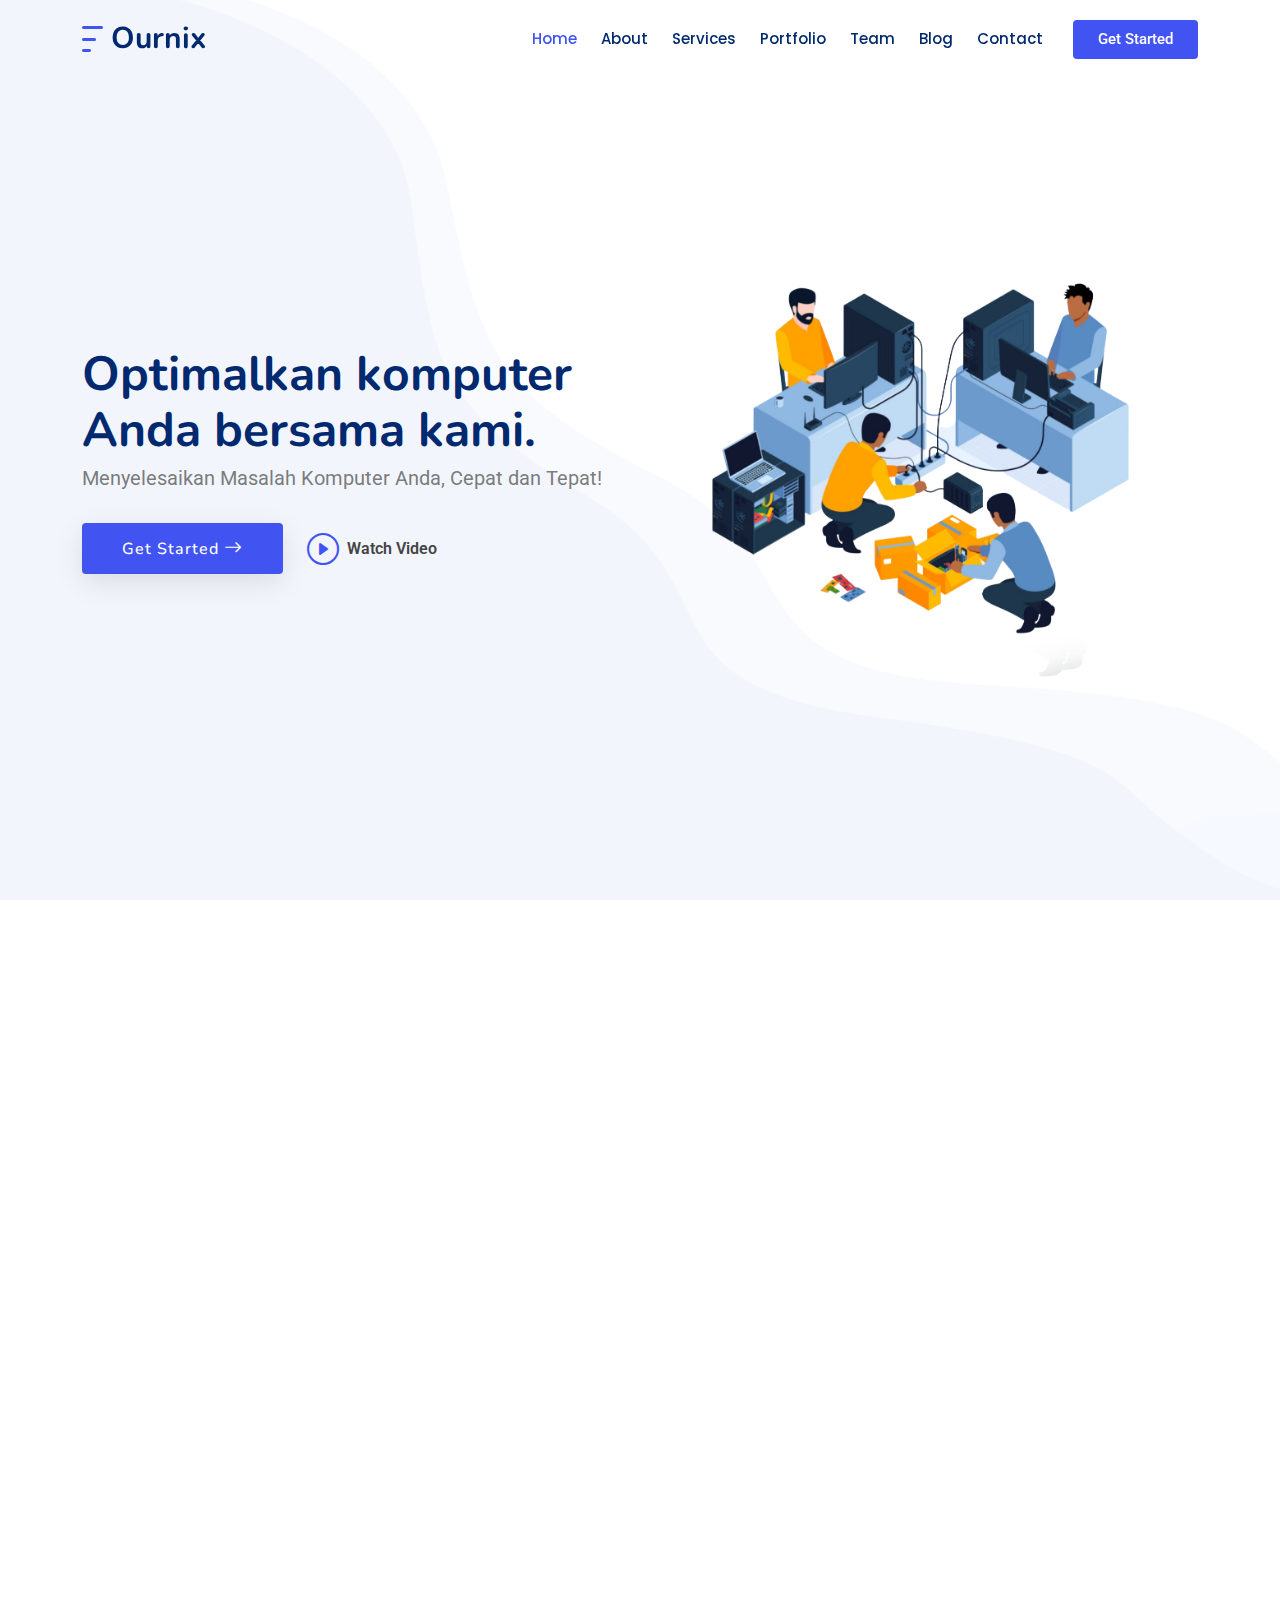
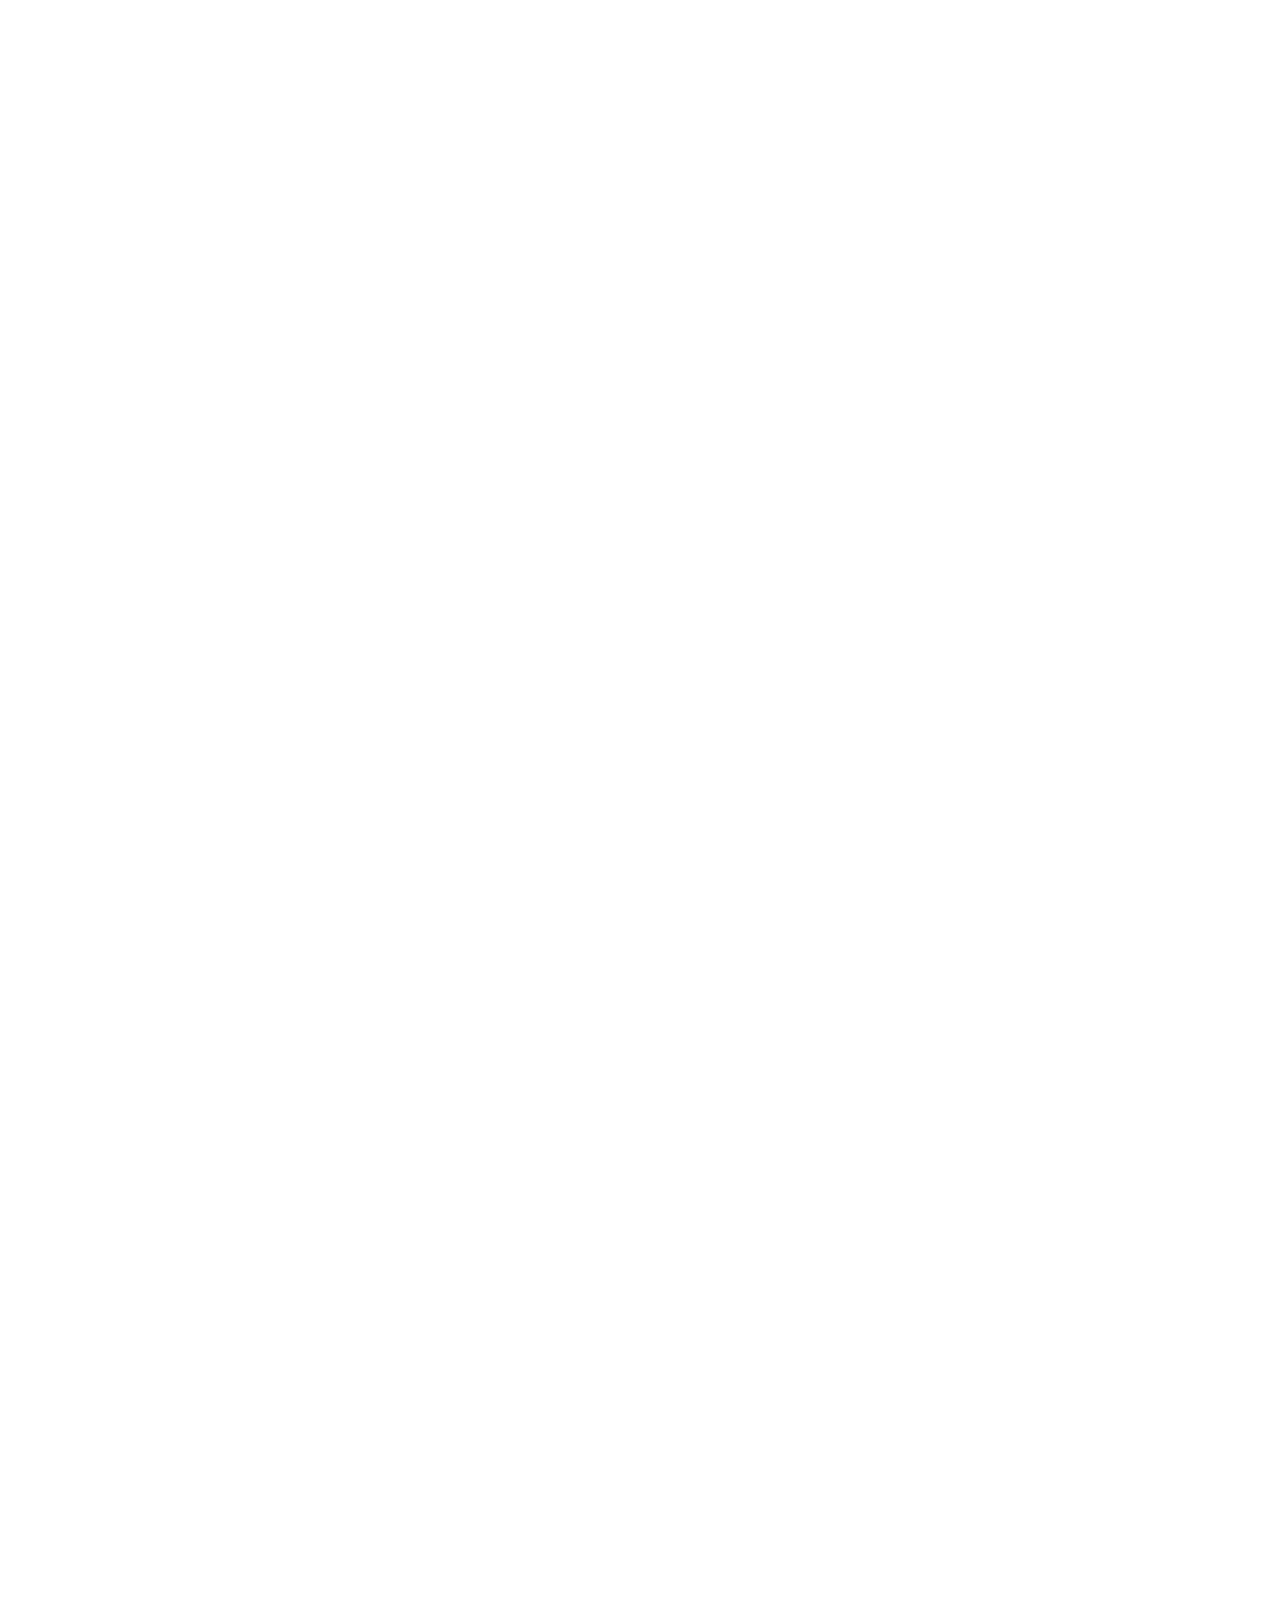
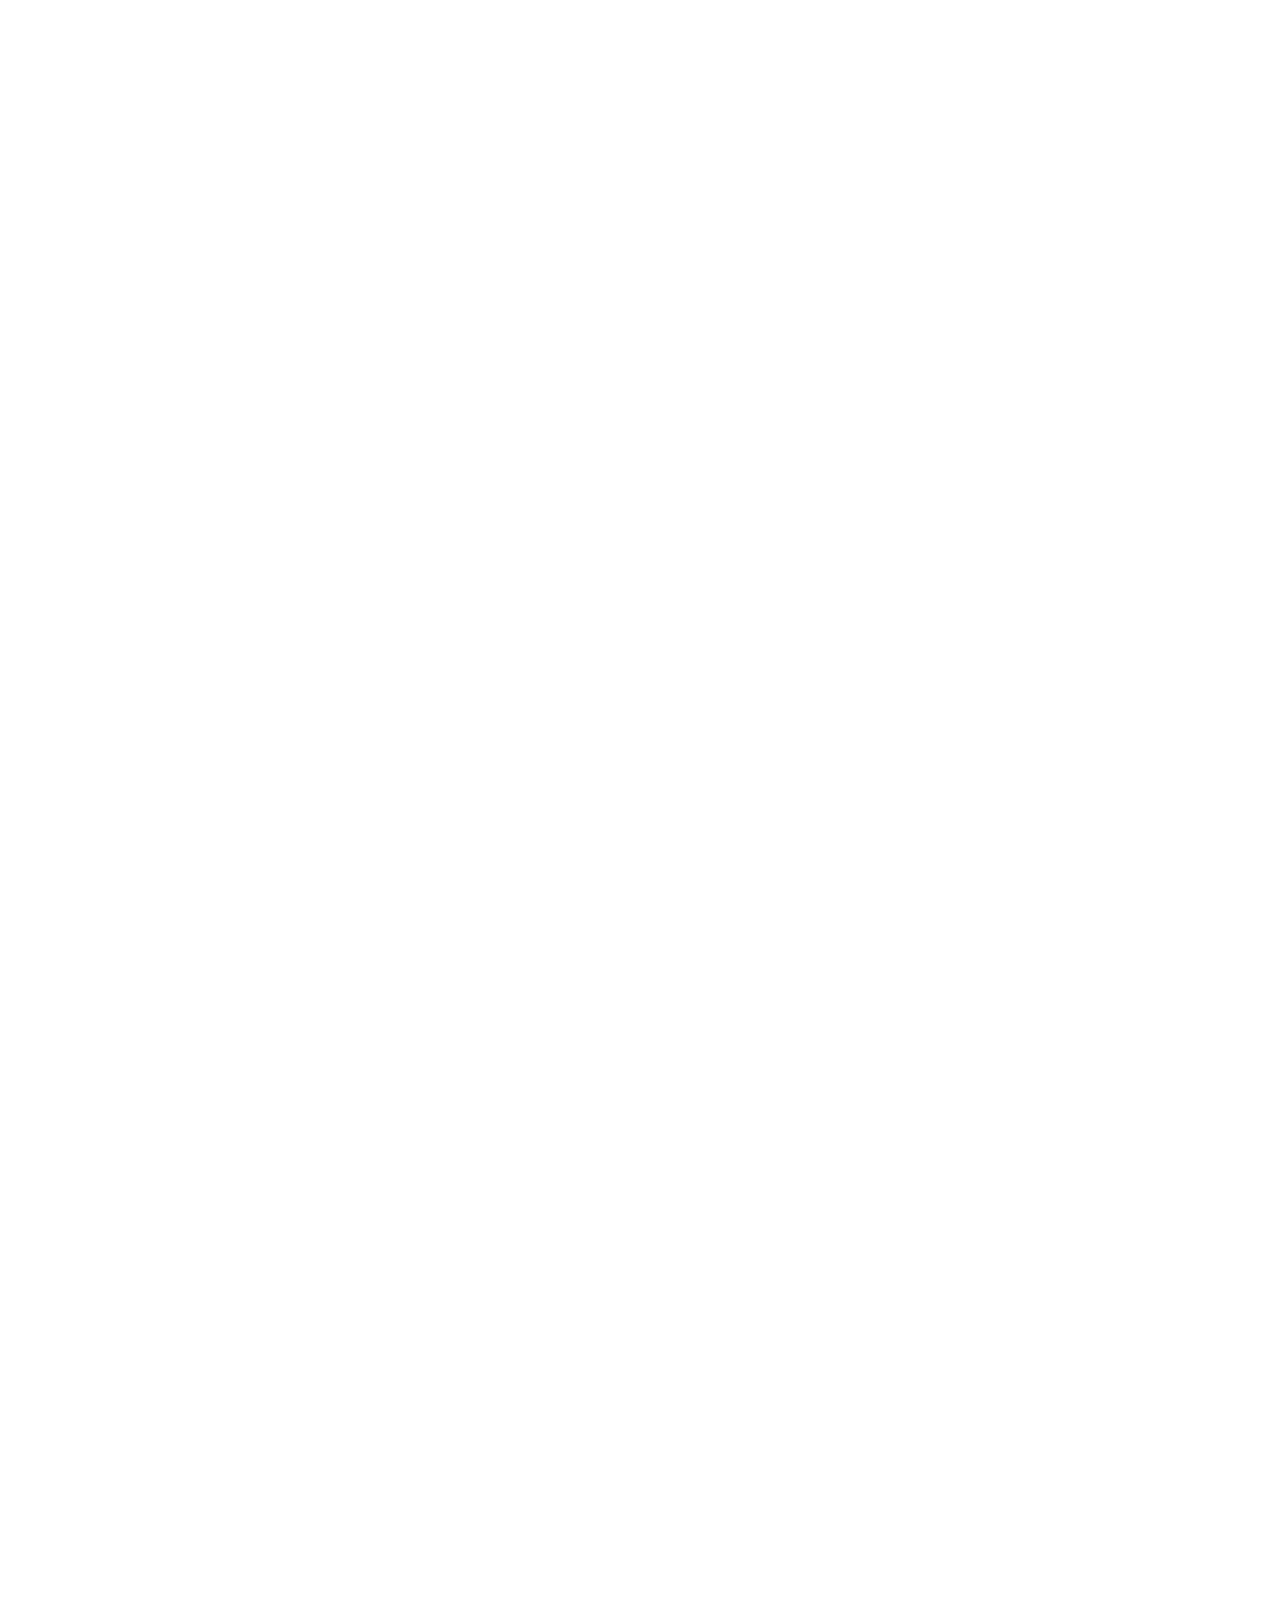
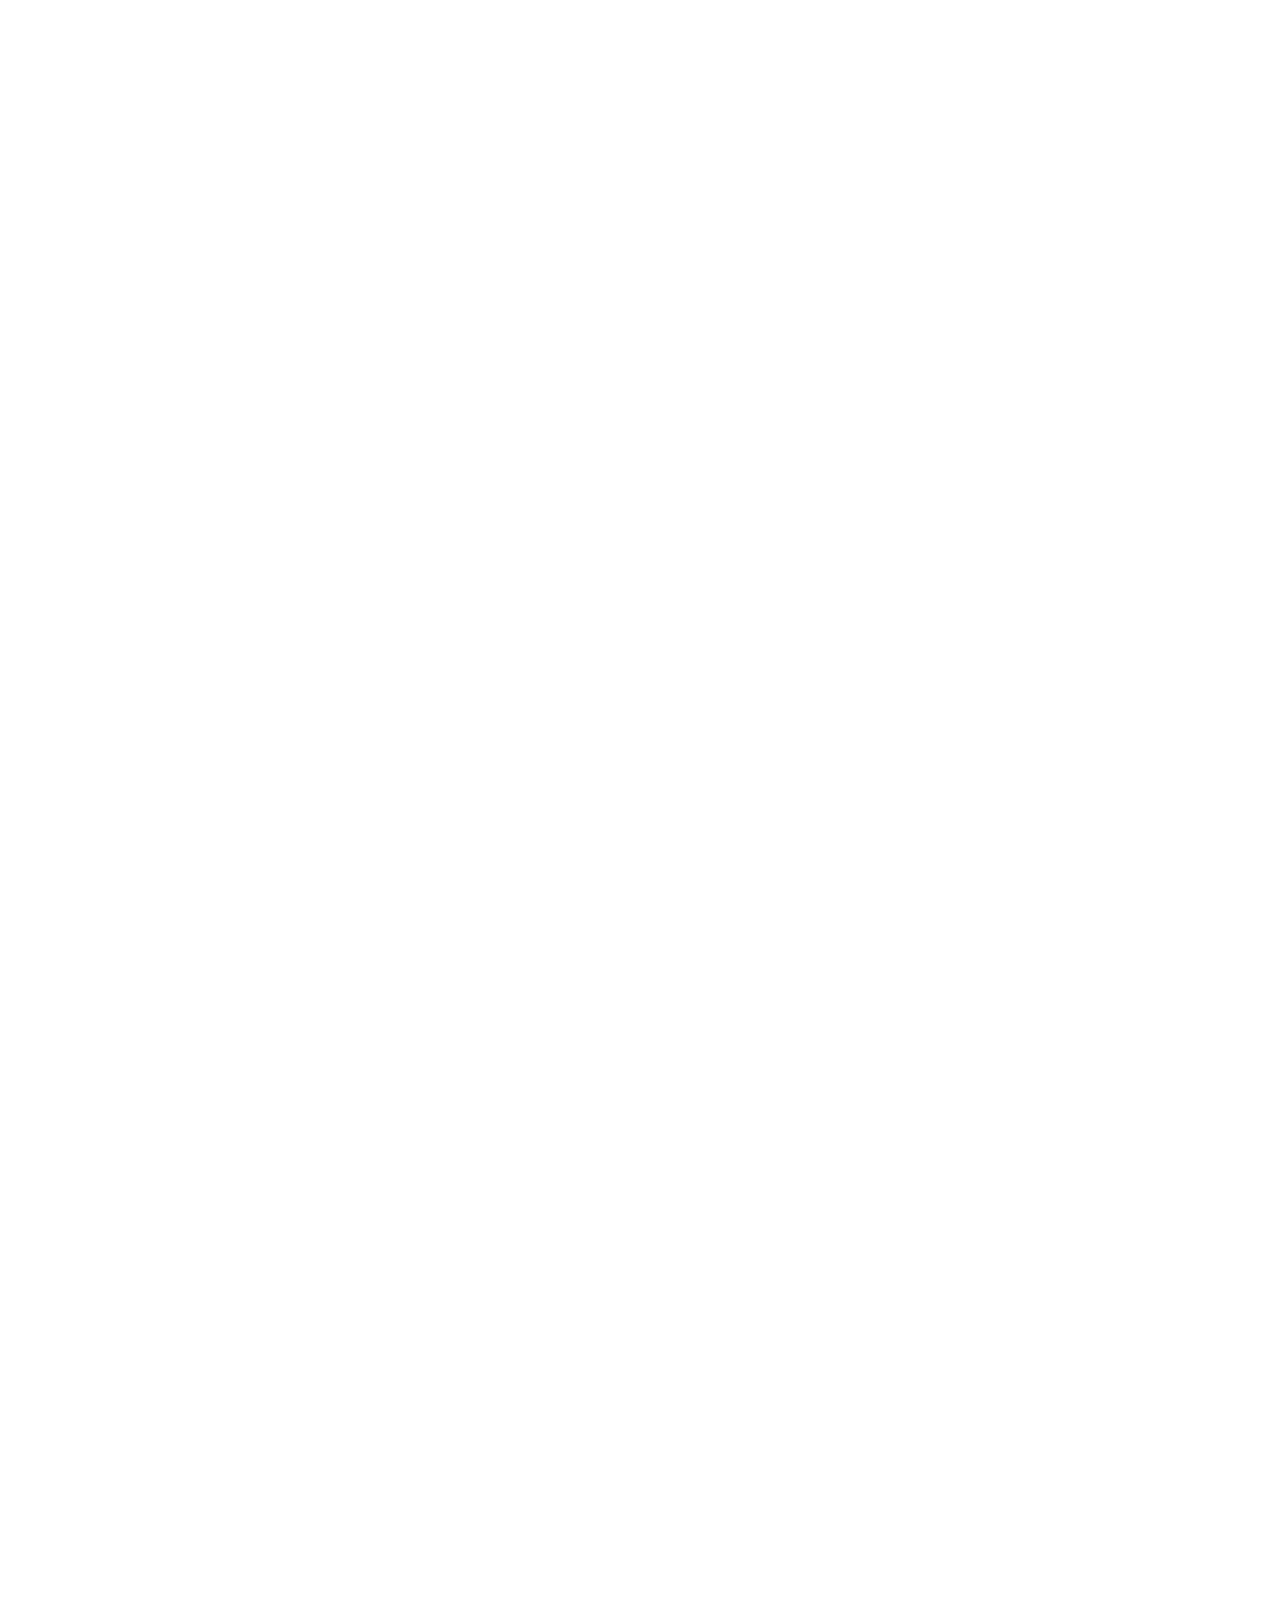
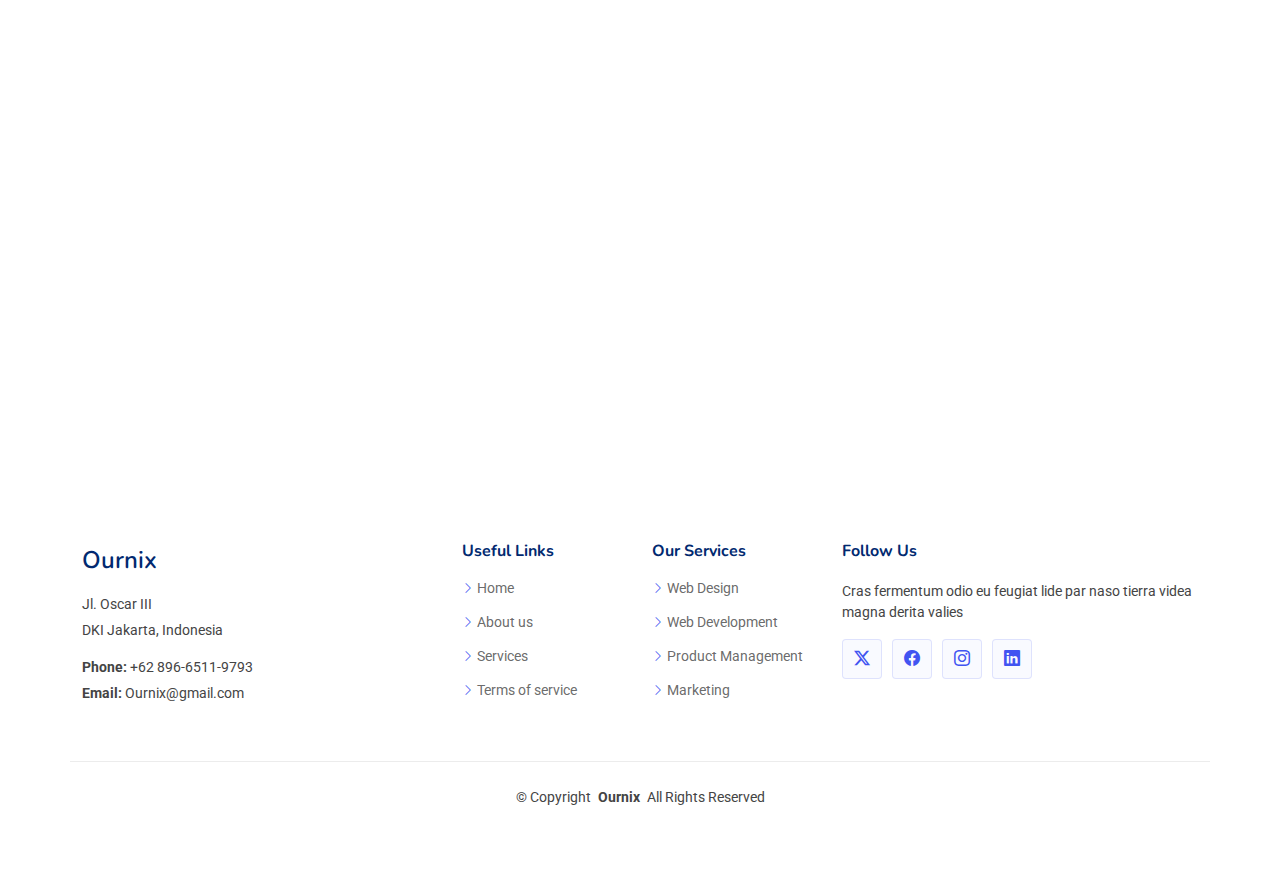
<file: index.html>
<!DOCTYPE html>
<html lang="en">

<head>
  <meta charset="utf-8">
  <meta content="width=device-width, initial-scale=1.0" name="viewport">
  <title>Index - Ournix.com</title>
  <meta name="description" content="">
  <meta name="keywords" content="">

  <!-- Favicons -->
  <link href="assets/img/favicon.png" rel="icon">
  <link href="assets/img/apple-touch-icon.png" rel="apple-touch-icon">

  <!-- Fonts -->
  <link href="https://fonts.googleapis.com" rel="preconnect">
  <link href="https://fonts.gstatic.com" rel="preconnect" crossorigin>
  <link href="https://fonts.googleapis.com/css2?family=Roboto:ital,wght@0,100;0,300;0,400;0,500;0,700;0,900;1,100;1,300;1,400;1,500;1,700;1,900&family=Poppins:ital,wght@0,100;0,200;0,300;0,400;0,500;0,600;0,700;0,800;0,900;1,100;1,200;1,300;1,400;1,500;1,600;1,700;1,800;1,900&family=Nunito:ital,wght@0,200;0,300;0,400;0,500;0,600;0,700;0,800;0,900;1,200;1,300;1,400;1,500;1,600;1,700;1,800;1,900&display=swap" rel="stylesheet">

  <!-- Vendor CSS Files -->
  <link href="assets/vendor/bootstrap/css/bootstrap.min.css" rel="stylesheet">
  <link href="assets/vendor/bootstrap-icons/bootstrap-icons.css" rel="stylesheet">
  <link href="assets/vendor/aos/aos.css" rel="stylesheet">
  <link href="assets/vendor/glightbox/css/glightbox.min.css" rel="stylesheet">
  <link href="assets/vendor/swiper/swiper-bundle.min.css" rel="stylesheet">

  <!-- Main CSS File -->
  <link href="assets/css/main.css" rel="stylesheet">

</head>

<body class="index-page">

  <header id="header" class="header d-flex align-items-center fixed-top">
    <div class="container-fluid container-xl position-relative d-flex align-items-center">

      <a href="index.html" class="logo d-flex align-items-center me-auto">
        <!-- Uncomment the line below if you also wish to use an image logo -->
        <img src="assets/img/logo.png" alt="">
        <h1 class="sitename">Ournix</h1>
      </a>

      <nav id="navmenu" class="navmenu">
        <ul>
          <li><a href="index.html" class="active">Home<br></a></li>
          <li><a href="about.html">About</a></li>
          <li><a href="services.html">Services</a></li>
          <li><a href="portfolio.html">Portfolio</a></li>
          <li><a href="team.html">Team</a></li>
          <li><a href="blog.html">Blog</a></li>
          <li><a href="contact.html">Contact</a></li>
        </ul>
        <i class="mobile-nav-toggle d-xl-none bi bi-list"></i>
      </nav>

      <a class="btn-getstarted flex-md-shrink-0" href="index.html#about">Get Started</a>

    </div>
  </header>

  <main class="main">

    <!-- Hero Section -->
    <section id="hero" class="hero section">

      <div class="container">
        <div class="row gy-4">
          <div class="col-lg-6 order-2 order-lg-1 d-flex flex-column justify-content-center">
            <h1 data-aos="fade-up">Optimalkan komputer Anda bersama kami.</h1>
            <p data-aos="fade-up" data-aos-delay="100">Menyelesaikan Masalah Komputer Anda, Cepat dan Tepat!</p>
            <div class="d-flex flex-column flex-md-row" data-aos="fade-up" data-aos-delay="200">
              <a href="" class="btn-get-started">Get Started <i class="bi bi-arrow-right"></i></a>
              <a href="assets/img/about.jpg" class="glightbox btn-watch-video d-flex align-items-center justify-content-center ms-0 ms-md-4 mt-4 mt-md-0"><i class="bi bi-play-circle"></i><span>Watch Video</span></a>
            </div>
          </div>
          <div class="col-lg-6 order-1 order-lg-2 hero-img" data-aos="zoom-out">
            <img src="assets/img/hero-img.png" class="img-fluid animated" alt="">
          </div>
        </div>
      </div>

    </section><!-- /Hero Section -->

    <!-- About Section -->
    <section id="about" class="about section">

      <div class="container" data-aos="fade-up">
        <div class="row gx-0">

          <div class="col-lg-6 d-flex flex-column justify-content-center" data-aos="fade-up" data-aos-delay="200">
            <div class="content">
              <h3>Siapa Kami?</h3>
              <h2>Layanan Perbaikan PC & Laptop Terpercaya</h2>
              <p>
                Kami menyediakan layanan perbaikan dan perawatan PC serta laptop dengan solusi cepat dan terpercaya. Fokus kami adalah memastikan perangkat Anda kembali optimal dan mendukung produktivitas Anda.
              </p>
              <div class="text-center text-lg-start">
                <a href="about.html" class="btn-read-more d-inline-flex align-items-center justify-content-center align-self-center">
                  <span>Read More</span>
                  <i class="bi bi-arrow-right"></i>
                </a>
              </div>
            </div>
          </div>

          <div class="col-lg-6 d-flex align-items-center" data-aos="zoom-out" data-aos-delay="200">
            <img src="assets/img/about.jpg" class="img-fluid" alt="">
          </div>

        </div>
      </div>

    </section><!-- /About Section -->

    <!-- Features Section -->
    <section id="features" class="features section">

      <!-- Section Title -->
      <div class="container section-title" data-aos="fade-up">
        <h2>Features</h2>
        <p>Our Advacedd Features<br></p>
      </div><!-- End Section Title -->

      <div class="container">

        <div class="row gy-5">

          <div class="col-xl-6" data-aos="zoom-out" data-aos-delay="100">
            <img src="assets/img/features.png" class="img-fluid" alt="">
          </div>

          <div class="col-xl-6 d-flex">
            <div class="row align-self-center gy-4">

              <div class="col-md-6" data-aos="fade-up" data-aos-delay="200">
                <div class="feature-box d-flex align-items-center">
                  <i class="bi bi-check"></i>
                  <h3>Eos aspernatur rem</h3>
                </div>
              </div><!-- End Feature Item -->

              <div class="col-md-6" data-aos="fade-up" data-aos-delay="300">
                <div class="feature-box d-flex align-items-center">
                  <i class="bi bi-check"></i>
                  <h3>Facilis neque ipsa</h3>
                </div>
              </div><!-- End Feature Item -->

              <div class="col-md-6" data-aos="fade-up" data-aos-delay="400">
                <div class="feature-box d-flex align-items-center">
                  <i class="bi bi-check"></i>
                  <h3>Volup amet volupt</h3>
                </div>
              </div><!-- End Feature Item -->

              <div class="col-md-6" data-aos="fade-up" data-aos-delay="500">
                <div class="feature-box d-flex align-items-center">
                  <i class="bi bi-check"></i>
                  <h3>Rerum omnis sint</h3>
                </div>
              </div><!-- End Feature Item -->

              <div class="col-md-6" data-aos="fade-up" data-aos-delay="600">
                <div class="feature-box d-flex align-items-center">
                  <i class="bi bi-check"></i>
                  <h3>Alias possimus</h3>
                </div>
              </div><!-- End Feature Item -->

              <div class="col-md-6" data-aos="fade-up" data-aos-delay="700">
                <div class="feature-box d-flex align-items-center">
                  <i class="bi bi-check"></i>
                  <h3>Repellendus molli</h3>
                </div>
              </div><!-- End Feature Item -->

            </div>
          </div>

        </div>

      </div>

    </section><!-- /Features Section -->

    <!-- Alt Features Section -->
    <section id="alt-features" class="alt-features section">

      <div class="container">

        <div class="row gy-5">

          <div class="col-xl-7 d-flex order-2 order-xl-1" data-aos="fade-up" data-aos-delay="200">

            <div class="row align-self-center gy-5">

              <div class="col-md-6 icon-box">
                <i class="bi bi-award"></i>
                <div>
                  <h4>Corporis voluptates sit</h4>
                  <p>Consequuntur sunt aut quasi enim aliquam quae harum pariatur laboris nisi ut aliquip</p>
                </div>
              </div><!-- End Feature Item -->

              <div class="col-md-6 icon-box">
                <i class="bi bi-card-checklist"></i>
                <div>
                  <h4>Ullamco laboris nisi</h4>
                  <p>Excepteur sint occaecat cupidatat non proident, sunt in culpa qui officia deserunt</p>
                </div>
              </div><!-- End Feature Item -->

              <div class="col-md-6 icon-box">
                <i class="bi bi-dribbble"></i>
                <div>
                  <h4>Labore consequatur</h4>
                  <p>Aut suscipit aut cum nemo deleniti aut omnis. Doloribus ut maiores omnis facere</p>
                </div>
              </div><!-- End Feature Item -->

              <div class="col-md-6 icon-box">
                <i class="bi bi-filter-circle"></i>
                <div>
                  <h4>Beatae veritatis</h4>
                  <p>Expedita veritatis consequuntur nihil tempore laudantium vitae denat pacta</p>
                </div>
              </div><!-- End Feature Item -->

              <div class="col-md-6 icon-box">
                <i class="bi bi-lightning-charge"></i>
                <div>
                  <h4>Molestiae dolor</h4>
                  <p>Et fuga et deserunt et enim. Dolorem architecto ratione tensa raptor marte</p>
                </div>
              </div><!-- End Feature Item -->

              <div class="col-md-6 icon-box">
                <i class="bi bi-patch-check"></i>
                <div>
                  <h4>Explicabo consectetur</h4>
                  <p>Est autem dicta beatae suscipit. Sint veritatis et sit quasi ab aut inventore</p>
                </div>
              </div><!-- End Feature Item -->

            </div>

          </div>

          <div class="col-xl-5 d-flex align-items-center order-1 order-xl-2" data-aos="fade-up" data-aos-delay="100">
            <img src="assets/img/alt-features.png" class="img-fluid" alt="">
          </div>

        </div>

      </div>

    </section><!-- /Alt Features Section -->

    <!-- Services Section -->
    <section id="services" class="services section">

      <!-- Section Title -->
      <div class="container section-title" data-aos="fade-up">
        <h2>Services</h2>
        <p>Check Our Services<br></p>
      </div><!-- End Section Title -->

      <div class="container">

        <div class="row gy-4">

          <div class="col-lg-4 col-md-6" data-aos="fade-up" data-aos-delay="100">
            <div class="service-item item-cyan position-relative">
              <i class="bi bi-activity icon"></i>
              <h3>Nesciunt Mete</h3>
              <p>Provident nihil minus qui consequatur non omnis maiores. Eos accusantium minus dolores iure perferendis tempore et consequatur.</p>
              <a href="#" class="read-more stretched-link"><span>Read More</span> <i class="bi bi-arrow-right"></i></a>
            </div>
          </div><!-- End Service Item -->

          <div class="col-lg-4 col-md-6" data-aos="fade-up" data-aos-delay="200">
            <div class="service-item item-orange position-relative">
              <i class="bi bi-broadcast icon"></i>
              <h3>Eosle Commodi</h3>
              <p>Ut autem aut autem non a. Sint sint sit facilis nam iusto sint. Libero corrupti neque eum hic non ut nesciunt dolorem.</p>
              <a href="#" class="read-more stretched-link"><span>Read More</span> <i class="bi bi-arrow-right"></i></a>
            </div>
          </div><!-- End Service Item -->

          <div class="col-lg-4 col-md-6" data-aos="fade-up" data-aos-delay="300">
            <div class="service-item item-teal position-relative">
              <i class="bi bi-easel icon"></i>
              <h3>Ledo Markt</h3>
              <p>Ut excepturi voluptatem nisi sed. Quidem fuga consequatur. Minus ea aut. Vel qui id voluptas adipisci eos earum corrupti.</p>
              <a href="#" class="read-more stretched-link"><span>Read More</span> <i class="bi bi-arrow-right"></i></a>
            </div>
          </div><!-- End Service Item -->

          <div class="col-lg-4 col-md-6" data-aos="fade-up" data-aos-delay="400">
            <div class="service-item item-red position-relative">
              <i class="bi bi-bounding-box-circles icon"></i>
              <h3>Asperiores Commodi</h3>
              <p>Non et temporibus minus omnis sed dolor esse consequatur. Cupiditate sed error ea fuga sit provident adipisci neque.</p>
              <a href="#" class="read-more stretched-link"><span>Read More</span> <i class="bi bi-arrow-right"></i></a>
            </div>
          </div><!-- End Service Item -->

          <div class="col-lg-4 col-md-6" data-aos="fade-up" data-aos-delay="500">
            <div class="service-item item-indigo position-relative">
              <i class="bi bi-calendar4-week icon"></i>
              <h3>Velit Doloremque.</h3>
              <p>Cumque et suscipit saepe. Est maiores autem enim facilis ut aut ipsam corporis aut. Sed animi at autem alias eius labore.</p>
              <a href="#" class="read-more stretched-link"><span>Read More</span> <i class="bi bi-arrow-right"></i></a>
            </div>
          </div><!-- End Service Item -->

          <div class="col-lg-4 col-md-6" data-aos="fade-up" data-aos-delay="600">
            <div class="service-item item-pink position-relative">
              <i class="bi bi-chat-square-text icon"></i>
              <h3>Dolori Architecto</h3>
              <p>Hic molestias ea quibusdam eos. Fugiat enim doloremque aut neque non et debitis iure. Corrupti recusandae ducimus enim.</p>
              <a href="#" class="read-more stretched-link"><span>Read More</span> <i class="bi bi-arrow-right"></i></a>
            </div>
          </div><!-- End Service Item -->

        </div>

      </div>

    </section><!-- /Services Section -->

    <!-- Faq Section -->
    <section id="faq" class="faq section">

      <!-- Section Title -->
      <div class="container section-title" data-aos="fade-up">
        <h2>F.A.Q</h2>
        <p>Frequently Asked Questions</p>
      </div><!-- End Section Title -->

      <div class="container">

        <div class="row">

          <div class="col-lg-6" data-aos="fade-up" data-aos-delay="100">

            <div class="faq-container">

              <div class="faq-item faq-active">
                <h3>Non consectetur a erat nam at lectus urna duis?</h3>
                <div class="faq-content">
                  <p>Feugiat pretium nibh ipsum consequat. Tempus iaculis urna id volutpat lacus laoreet non curabitur gravida. Venenatis lectus magna fringilla urna porttitor rhoncus dolor purus non.</p>
                </div>
                <i class="faq-toggle bi bi-chevron-right"></i>
              </div><!-- End Faq item-->

              <div class="faq-item">
                <h3>Feugiat scelerisque varius morbi enim nunc faucibus a pellentesque?</h3>
                <div class="faq-content">
                  <p>Dolor sit amet consectetur adipiscing elit pellentesque habitant morbi. Id interdum velit laoreet id donec ultrices. Fringilla phasellus faucibus scelerisque eleifend donec pretium. Est pellentesque elit ullamcorper dignissim. Mauris ultrices eros in cursus turpis massa tincidunt dui.</p>
                </div>
                <i class="faq-toggle bi bi-chevron-right"></i>
              </div><!-- End Faq item-->

              <div class="faq-item">
                <h3>Dolor sit amet consectetur adipiscing elit pellentesque?</h3>
                <div class="faq-content">
                  <p>Eleifend mi in nulla posuere sollicitudin aliquam ultrices sagittis orci. Faucibus pulvinar elementum integer enim. Sem nulla pharetra diam sit amet nisl suscipit. Rutrum tellus pellentesque eu tincidunt. Lectus urna duis convallis convallis tellus. Urna molestie at elementum eu facilisis sed odio morbi quis</p>
                </div>
                <i class="faq-toggle bi bi-chevron-right"></i>
              </div><!-- End Faq item-->

            </div>

          </div><!-- End Faq Column-->

          <div class="col-lg-6" data-aos="fade-up" data-aos-delay="200">

            <div class="faq-container">

              <div class="faq-item">
                <h3>Ac odio tempor orci dapibus. Aliquam eleifend mi in nulla?</h3>
                <div class="faq-content">
                  <p>Dolor sit amet consectetur adipiscing elit pellentesque habitant morbi. Id interdum velit laoreet id donec ultrices. Fringilla phasellus faucibus scelerisque eleifend donec pretium. Est pellentesque elit ullamcorper dignissim. Mauris ultrices eros in cursus turpis massa tincidunt dui.</p>
                </div>
                <i class="faq-toggle bi bi-chevron-right"></i>
              </div><!-- End Faq item-->

              <div class="faq-item">
                <h3>Tempus quam pellentesque nec nam aliquam sem et tortor consequat?</h3>
                <div class="faq-content">
                  <p>Molestie a iaculis at erat pellentesque adipiscing commodo. Dignissim suspendisse in est ante in. Nunc vel risus commodo viverra maecenas accumsan. Sit amet nisl suscipit adipiscing bibendum est. Purus gravida quis blandit turpis cursus in</p>
                </div>
                <i class="faq-toggle bi bi-chevron-right"></i>
              </div><!-- End Faq item-->

              <div class="faq-item">
                <h3>Perspiciatis quod quo quos nulla quo illum ullam?</h3>
                <div class="faq-content">
                  <p>Enim ea facilis quaerat voluptas quidem et dolorem. Quis et consequatur non sed in suscipit sequi. Distinctio ipsam dolore et.</p>
                </div>
                <i class="faq-toggle bi bi-chevron-right"></i>
              </div><!-- End Faq item-->

            </div>

          </div><!-- End Faq Column-->

        </div>

      </div>

    </section><!-- /Faq Section -->

    <!-- Portfolio Section -->
    <section id="portfolio" class="portfolio section">

      <!-- Section Title -->
      <div class="container section-title" data-aos="fade-up">
        <h2>Portfolio</h2>
        <p>Check our latest work</p>
      </div><!-- End Section Title -->

      <div class="container">

        <div class="isotope-layout" data-default-filter="*" data-layout="masonry" data-sort="original-order">

          <ul class="portfolio-filters isotope-filters" data-aos="fade-up" data-aos-delay="100">
            <li data-filter="*" class="filter-active">All</li>
            <li data-filter=".filter-app">App</li>
            <li data-filter=".filter-product">Product</li>
            <li data-filter=".filter-branding">Branding</li>
            <li data-filter=".filter-books">Books</li>
          </ul><!-- End Portfolio Filters -->

          <div class="row gy-4 isotope-container" data-aos="fade-up" data-aos-delay="200">

            <div class="col-lg-4 col-md-6 portfolio-item isotope-item filter-app">
              <div class="portfolio-content h-100">
                <img src="assets/img/portfolio/app-3.jpg" class="img-fluid" alt="">
                <div class="portfolio-info">
                  <h4>App 3</h4>
                  <p>Lorem ipsum, dolor sit amet consectetur</p>
                  <a href="assets/img/portfolio/app-3.jpg" title="App 3" data-gallery="portfolio-gallery-app" class="glightbox preview-link"><i class="bi bi-zoom-in"></i></a>
                  <a href="portfolio-details.html" title="More Details" class="details-link"><i class="bi bi-link-45deg"></i></a>
                </div>
              </div>
            </div><!-- End Portfolio Item -->

            <div class="col-lg-4 col-md-6 portfolio-item isotope-item filter-product">
              <div class="portfolio-content h-100">
                <img src="assets/img/portfolio/product-3.jpg" class="img-fluid" alt="">
                <div class="portfolio-info">
                  <h4>Product 3</h4>
                  <p>Lorem ipsum, dolor sit amet consectetur</p>
                  <a href="assets/img/portfolio/product-3.jpg" title="Product 3" data-gallery="portfolio-gallery-product" class="glightbox preview-link"><i class="bi bi-zoom-in"></i></a>
                  <a href="portfolio-details.html" title="More Details" class="details-link"><i class="bi bi-link-45deg"></i></a>
                </div>
              </div>
            </div><!-- End Portfolio Item -->

            <div class="col-lg-4 col-md-6 portfolio-item isotope-item filter-branding">
              <div class="portfolio-content h-100">
                <img src="assets/img/portfolio/branding-3.jpg" class="img-fluid" alt="">
                <div class="portfolio-info">
                  <h4>Branding 3</h4>
                  <p>Lorem ipsum, dolor sit amet consectetur</p>
                  <a href="assets/img/portfolio/branding-3.jpg" title="Branding 2" data-gallery="portfolio-gallery-branding" class="glightbox preview-link"><i class="bi bi-zoom-in"></i></a>
                  <a href="portfolio-details.html" title="More Details" class="details-link"><i class="bi bi-link-45deg"></i></a>
                </div>
              </div>
            </div><!-- End Portfolio Item -->

            <div class="col-lg-4 col-md-6 portfolio-item isotope-item filter-books">
              <div class="portfolio-content h-100">
                <img src="assets/img/portfolio/books-3.jpg" class="img-fluid" alt="">
                <div class="portfolio-info">
                  <h4>Books 3</h4>
                  <p>Lorem ipsum, dolor sit amet consectetur</p>
                  <a href="assets/img/portfolio/books-3.jpg" title="Branding 3" data-gallery="portfolio-gallery-book" class="glightbox preview-link"><i class="bi bi-zoom-in"></i></a>
                  <a href="portfolio-details.html" title="More Details" class="details-link"><i class="bi bi-link-45deg"></i></a>
                </div>
              </div>
            </div><!-- End Portfolio Item -->

          </div><!-- End Portfolio Container -->

        </div>

      </div>

    </section><!-- /Portfolio Section -->

     <!-- Team Section -->
    <section id="team" class="team section">

      <!-- Section Title -->
      <div class="container section-title" data-aos="fade-up">
        <h2>Team</h2>
        <p>Our hard working team</p>
      </div><!-- End Section Title -->

      <div class="container">

        <div class="row gy-4">

          <div class="col-lg-3 col-md-6 d-flex align-items-stretch" data-aos="fade-up" data-aos-delay="100">
            <div class="team-member">
              <div class="member-img">
                <img src="assets/img/team/team-1.jpg" class="img-fluid" alt="">
                <div class="social">
                  <a href=""><i class="bi bi-twitter-x"></i></a>
                  <a href=""><i class="bi bi-facebook"></i></a>
                  <a href=""><i class="bi bi-instagram"></i></a>
                  <a href=""><i class="bi bi-linkedin"></i></a>
                </div>
              </div>
              <div class="member-info">
                <h4>Fajar Ramadhan</h4>
                <span>IT Engineer</span>
                <p>Linux Enthusiat, Passionate dalam dunia IT dan berpegang teguh pada filosofi FOSS (Free and Open Source Software)</p>
              </div>
            </div>
          </div><!-- End Team Member -->

          <div class="col-lg-3 col-md-6 d-flex align-items-stretch" data-aos="fade-up" data-aos-delay="200">
            <div class="team-member">
              <div class="member-img">
                <img src="assets/img/team/team-2.jpg" class="img-fluid" alt="">
                <div class="social">
                  <a href=""><i class="bi bi-twitter-x"></i></a>
                  <a href=""><i class="bi bi-facebook"></i></a>
                  <a href=""><i class="bi bi-instagram"></i></a>
                  <a href=""><i class="bi bi-linkedin"></i></a>
                </div>
              </div>
              <div class="member-info">
                <h4>Andhika Pramudya Wardhana</h4>
                <span>IT Engineer</span>
                <p>Desktop Enthusiat, Hal-hal hebat dalam bisnis tidak pernah dilakukan oleh satu orang, melainkan oleh sebuah tim</p>
              </div>
            </div>
          </div><!-- End Team Member -->

          <div class="col-lg-3 col-md-6 d-flex align-items-stretch" data-aos="fade-up" data-aos-delay="300">
            <div class="team-member">
              <div class="member-img">
                <img src="assets/img/team/team-3.jpg" class="img-fluid" alt="">
                <div class="social">
                  <a href=""><i class="bi bi-twitter-x"></i></a>
                  <a href=""><i class="bi bi-facebook"></i></a>
                  <a href=""><i class="bi bi-instagram"></i></a>
                  <a href=""><i class="bi bi-linkedin"></i></a>
                </div>
              </div>
              <div class="member-info">
                <h4>Taufik Darmawan</h4>
                <span>IT Programmer</span>
                <p>Setiap bug adalah kesempatan untuk belajar. Setiap error adalah langkah menuju solusi.</p>
              </div>
            </div>
          </div><!-- End Team Member -->

          <div class="col-lg-3 col-md-6 d-flex align-items-stretch" data-aos="fade-up" data-aos-delay="400">
            <div class="team-member">
              <div class="member-img">
                <img src="assets/img/team/team-4.jpg" class="img-fluid" alt="">
                <div class="social">
                  <a href=""><i class="bi bi-twitter-x"></i></a>
                  <a href=""><i class="bi bi-facebook"></i></a>
                  <a href=""><i class="bi bi-instagram"></i></a>
                  <a href=""><i class="bi bi-linkedin"></i></a>
                </div>
              </div>
              <div class="member-info">
                <h4>Idrus Awaludin</h4>
                <span>IT Engineer</span>
                <span>Menjadi engineer bukan hanya tentang teknologi, tapi tentang bagaimana membuat hidup orang lain lebih mudah lewat solusi digital.</p>
              </div>
            </div>
          </div><!-- End Team Member -->
        </div>

      </div>

    </section><!-- /Team Section -->


    <!-- Recent Posts Section -->
    <section id="recent-posts" class="recent-posts section">

      <!-- Section Title -->
      <div class="container section-title" data-aos="fade-up">
        <h2>Recent Posts</h2>
        <p>Recent posts form our Blog</p>
      </div><!-- End Section Title -->

      <div class="container">

        <div class="row gy-5">

          <div class="col-xl-4 col-md-6">
            <div class="post-item position-relative h-100" data-aos="fade-up" data-aos-delay="100">

              <div class="post-img position-relative overflow-hidden">
                <img src="assets/img/blog/blog-1.jpg" class="img-fluid" alt="">
                <span class="post-date">December 12</span>
              </div>

              <div class="post-content d-flex flex-column">

                <h3 class="post-title">Eum ad dolor et. Autem aut fugiat debitis</h3>

                <div class="meta d-flex align-items-center">
                  <div class="d-flex align-items-center">
                    <i class="bi bi-person"></i> <span class="ps-2">Julia Parker</span>
                  </div>
                  <span class="px-3 text-black-50">/</span>
                  <div class="d-flex align-items-center">
                    <i class="bi bi-folder2"></i> <span class="ps-2">Politics</span>
                  </div>
                </div>

                <hr>

                <a href="blog-details.html" class="readmore stretched-link"><span>Read More</span><i class="bi bi-arrow-right"></i></a>

              </div>

            </div>
          </div><!-- End post item -->

          <div class="col-xl-4 col-md-6">
            <div class="post-item position-relative h-100" data-aos="fade-up" data-aos-delay="200">

              <div class="post-img position-relative overflow-hidden">
                <img src="assets/img/blog/blog-2.jpg" class="img-fluid" alt="">
                <span class="post-date">July 17</span>
              </div>

              <div class="post-content d-flex flex-column">

                <h3 class="post-title">Et repellendus molestiae qui est sed omnis</h3>

                <div class="meta d-flex align-items-center">
                  <div class="d-flex align-items-center">
                    <i class="bi bi-person"></i> <span class="ps-2">Mario Douglas</span>
                  </div>
                  <span class="px-3 text-black-50">/</span>
                  <div class="d-flex align-items-center">
                    <i class="bi bi-folder2"></i> <span class="ps-2">Sports</span>
                  </div>
                </div>

                <hr>

                <a href="blog-details.html" class="readmore stretched-link"><span>Read More</span><i class="bi bi-arrow-right"></i></a>

              </div>

            </div>
          </div><!-- End post item -->

          <div class="col-xl-4 col-md-6" data-aos="fade-up" data-aos-delay="300">
            <div class="post-item position-relative h-100">

              <div class="post-img position-relative overflow-hidden">
                <img src="assets/img/blog/blog-3.jpg" class="img-fluid" alt="">
                <span class="post-date">September 05</span>
              </div>

              <div class="post-content d-flex flex-column">

                <h3 class="post-title">Quia assumenda est et veritati tirana ploder</h3>

                <div class="meta d-flex align-items-center">
                  <div class="d-flex align-items-center">
                    <i class="bi bi-person"></i> <span class="ps-2">Lisa Hunter</span>
                  </div>
                  <span class="px-3 text-black-50">/</span>
                  <div class="d-flex align-items-center">
                    <i class="bi bi-folder2"></i> <span class="ps-2">Economics</span>
                  </div>
                </div>

                <hr>

                <a href="blog-details.html" class="readmore stretched-link"><span>Read More</span><i class="bi bi-arrow-right"></i></a>

              </div>

            </div>
          </div><!-- End post item -->

        </div>

      </div>

    </section><!-- /Recent Posts Section -->

    <!-- Contact Section -->
    <section id="contact" class="contact section">

      <!-- Section Title -->
      <div class="container section-title" data-aos="fade-up">
        <h2>Contact</h2>
        <p>Contact Us</p>
      </div><!-- End Section Title -->

      <div class="container" data-aos="fade-up" data-aos-delay="100">

        <div class="row gy-4">

          <div class="col-lg-6">

            <div class="row gy-4">
              <div class="col-md-6">
                <div class="info-item" data-aos="fade" data-aos-delay="200">
                  <i class="bi bi-geo-alt"></i>
                  <h3>Address</h3>
                  <p>Jl Oscar III</p>
                  <p>DKI Jakarta, Indonesia</p>
                </div>
              </div><!-- End Info Item -->

              <div class="col-md-6">
                <div class="info-item" data-aos="fade" data-aos-delay="300">
                  <i class="bi bi-telephone"></i>
                  <h3>Call Us</h3>
                  <p>+62 896-6511-9793</p>
                  <p>+62 858-8439-0829</p>
                </div>
              </div><!-- End Info Item -->

              <div class="col-md-6">
                <div class="info-item" data-aos="fade" data-aos-delay="400">
                  <i class="bi bi-envelope"></i>
                  <h3>Email Us</h3>
                  <p>ournix@gmail.com</p>
                  <p>team-ournix@gmail.com</p>
                </div>
              </div><!-- End Info Item -->

              <div class="col-md-6">
                <div class="info-item" data-aos="fade" data-aos-delay="500">
                  <i class="bi bi-clock"></i>
                  <h3>Open Hours</h3>
                  <p>Monday - Friday</p>
                  <p>9:00AM - 05:00PM</p>
                </div>
              </div><!-- End Info Item -->

            </div>

          </div>

          <div class="col-lg-6">
            <form action="forms/contact.php" method="post" class="php-email-form" data-aos="fade-up" data-aos-delay="200">
              <div class="row gy-4">

                <div class="col-md-6">
                  <input type="text" name="name" class="form-control" placeholder="Your Name" required="">
                </div>

                <div class="col-md-6 ">
                  <input type="email" class="form-control" name="email" placeholder="Your Email" required="">
                </div>

                <div class="col-12">
                  <input type="text" class="form-control" name="subject" placeholder="Subject" required="">
                </div>

                <div class="col-12">
                  <textarea class="form-control" name="message" rows="6" placeholder="Message" required=""></textarea>
                </div>

                <div class="col-12 text-center">
                  <div class="loading">Loading</div>
                  <div class="error-message"></div>
                  <div class="sent-message">Your message has been sent. Thank you!</div>

                  <button type="submit">Send Message</button>
                </div>

              </div>
            </form>
          </div><!-- End Contact Form -->

        </div>

      </div>

    </section><!-- /Contact Section -->

  </main>

  <footer id="footer" class="footer">

    <div class="container footer-top">
      <div class="row gy-4">
        <div class="col-lg-4 col-md-6 footer-about">
          <a href="index.html" class="d-flex align-items-center">
            <span class="sitename">Ournix</span>
          </a>
          <div class="footer-contact pt-3">
            <p>Jl. Oscar III</p>
            <p>DKI Jakarta, Indonesia</p>
            <p class="mt-3"><strong>Phone:</strong> <span>+62 896-6511-9793</span></p>
            <p><strong>Email:</strong> <span>Ournix@gmail.com</span></p>
          </div>
        </div>

        <div class="col-lg-2 col-md-3 footer-links">
          <h4>Useful Links</h4>
          <ul>
            <li><i class="bi bi-chevron-right"></i> <a href="index.html">Home</a></li>
            <li><i class="bi bi-chevron-right"></i> <a href="about.html">About us</a></li>
            <li><i class="bi bi-chevron-right"></i> <a href="services.html">Services</a></li>
            <li><i class="bi bi-chevron-right"></i> <a href="#">Terms of service</a></li>
          </ul>
        </div>

        <div class="col-lg-2 col-md-3 footer-links">
          <h4>Our Services</h4>
          <ul>
            <li><i class="bi bi-chevron-right"></i> <a href="#">Web Design</a></li>
            <li><i class="bi bi-chevron-right"></i> <a href="#">Web Development</a></li>
            <li><i class="bi bi-chevron-right"></i> <a href="#">Product Management</a></li>
            <li><i class="bi bi-chevron-right"></i> <a href="#">Marketing</a></li>
          </ul>
        </div>

        <div class="col-lg-4 col-md-12">
          <h4>Follow Us</h4>
          <p>Cras fermentum odio eu feugiat lide par naso tierra videa magna derita valies</p>
          <div class="social-links d-flex">
            <a href=""><i class="bi bi-twitter-x"></i></a>
            <a href=""><i class="bi bi-facebook"></i></a>
            <a href=""><i class="bi bi-instagram"></i></a>
            <a href=""><i class="bi bi-linkedin"></i></a>
          </div>
        </div>

      </div>
    </div>

    <div class="container copyright text-center mt-4">
      <p>© <span>Copyright</span> <strong class="px-1 sitename">Ournix</strong> <span>All Rights Reserved</span></p>
      <div class="credits">
      </div>
    </div>

  </footer>

  <!-- Scroll Top -->
  <a href="#" id="scroll-top" class="scroll-top d-flex align-items-center justify-content-center"><i class="bi bi-arrow-up-short"></i></a>

  <!-- Vendor JS Files -->
  <script src="assets/vendor/bootstrap/js/bootstrap.bundle.min.js"></script>
  <script src="assets/vendor/php-email-form/validate.js"></script>
  <script src="assets/vendor/aos/aos.js"></script>
  <script src="assets/vendor/glightbox/js/glightbox.min.js"></script>
  <script src="assets/vendor/purecounter/purecounter_vanilla.js"></script>
  <script src="assets/vendor/imagesloaded/imagesloaded.pkgd.min.js"></script>
  <script src="assets/vendor/isotope-layout/isotope.pkgd.min.js"></script>
  <script src="assets/vendor/swiper/swiper-bundle.min.js"></script>

  <!-- Main JS File -->
  <script src="assets/js/main.js"></script>

</body>

</html>
</file>
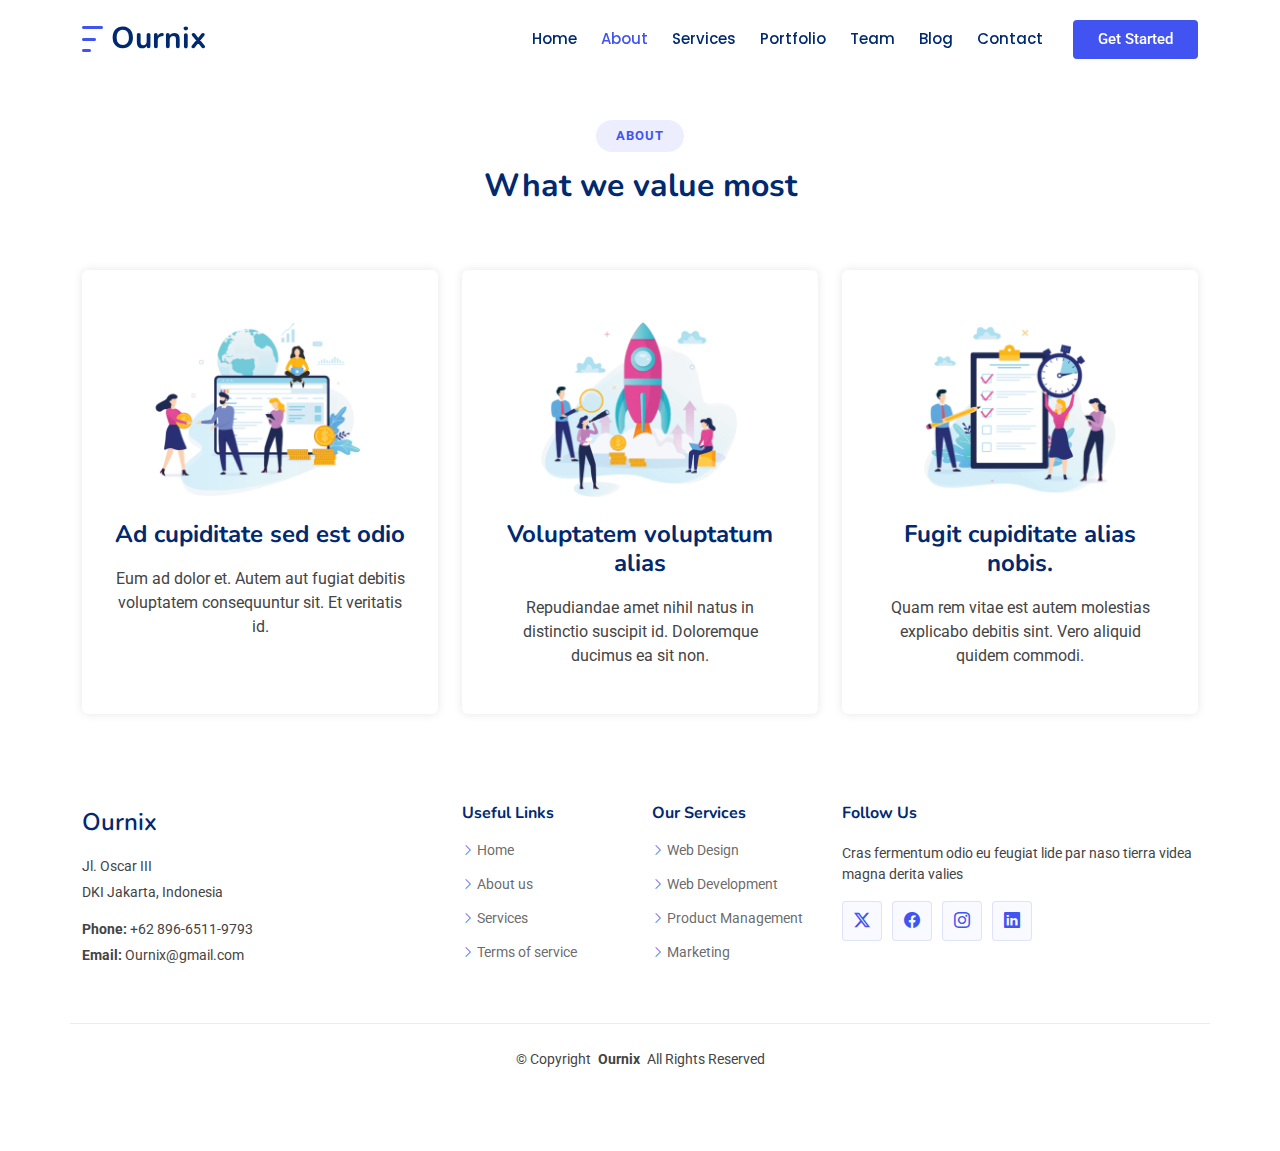
<file: about.html>
<!DOCTYPE html>
<html lang="en">

<head>
  <meta charset="utf-8">
  <meta content="width=device-width, initial-scale=1.0" name="viewport">
  <title>Index - Ournix.com</title>
  <meta name="description" content="">
  <meta name="keywords" content="">

  <!-- Favicons -->
  <link href="assets/img/favicon.png" rel="icon">
  <link href="assets/img/apple-touch-icon.png" rel="apple-touch-icon">

  <!-- Fonts -->
  <link href="https://fonts.googleapis.com" rel="preconnect">
  <link href="https://fonts.gstatic.com" rel="preconnect" crossorigin>
  <link href="https://fonts.googleapis.com/css2?family=Roboto:ital,wght@0,100;0,300;0,400;0,500;0,700;0,900;1,100;1,300;1,400;1,500;1,700;1,900&family=Poppins:ital,wght@0,100;0,200;0,300;0,400;0,500;0,600;0,700;0,800;0,900;1,100;1,200;1,300;1,400;1,500;1,600;1,700;1,800;1,900&family=Nunito:ital,wght@0,200;0,300;0,400;0,500;0,600;0,700;0,800;0,900;1,200;1,300;1,400;1,500;1,600;1,700;1,800;1,900&display=swap" rel="stylesheet">

  <!-- Vendor CSS Files -->
  <link href="assets/vendor/bootstrap/css/bootstrap.min.css" rel="stylesheet">
  <link href="assets/vendor/bootstrap-icons/bootstrap-icons.css" rel="stylesheet">
  <link href="assets/vendor/aos/aos.css" rel="stylesheet">
  <link href="assets/vendor/glightbox/css/glightbox.min.css" rel="stylesheet">
  <link href="assets/vendor/swiper/swiper-bundle.min.css" rel="stylesheet">

  <!-- Main CSS File -->
  <link href="assets/css/main.css" rel="stylesheet">

  <!-- =======================================================
  * Template Name: FlexStart
  * Template URL: https://bootstrapmade.com/flexstart-bootstrap-startup-template/
  * Updated: Nov 01 2024 with Bootstrap v5.3.3
  * Author: BootstrapMade.com
  * License: https://bootstrapmade.com/license/
  ======================================================== -->
</head>

<body class="index-page">

  <header id="header" class="header d-flex align-items-center fixed-top">
    <div class="container-fluid container-xl position-relative d-flex align-items-center">

      <a href="index.html" class="logo d-flex align-items-center me-auto">
        <!-- Uncomment the line below if you also wish to use an image logo -->
        <img src="assets/img/logo.png" alt="">
        <h1 class="sitename">Ournix</h1>
      </a>

      <nav id="navmenu" class="navmenu">
        <ul>
          <li><a href="index.html">Home<br></a></li>
          <li><a href="about.html" class="active">About</a></li>
          <li><a href="services.html">Services</a></li>
          <li><a href="portfolio.html">Portfolio</a></li>
          <li><a href="team.html">Team</a></li>
          <li><a href="blog.html">Blog</a></li>
          <li><a href="contact.html">Contact</a></li>
        </ul>
        <i class="mobile-nav-toggle d-xl-none bi bi-list"></i>
      </nav>
      <a class="btn-getstarted flex-md-shrink-0" href="index.html#about">Get Started</a>
    </div>
  </header>

  <main class="main">

    <!-- About Section -->
    <section id="about" class="about section"> 
    </section>

    <!-- Values Section -->
    <section id="values" class="values section">

      <!-- Section Title -->
      <div class="container section-title" data-aos="fade-up">
        <h2>About</h2>
        <p>What we value most<br></p>
      </div><!-- End Section Title -->

      <div class="container">

        <div class="row gy-4">

          <div class="col-lg-4" data-aos="fade-up" data-aos-delay="100">
            <div class="card">
              <img src="assets/img/values-1.png" class="img-fluid" alt="">
              <h3>Ad cupiditate sed est odio</h3>
              <p>Eum ad dolor et. Autem aut fugiat debitis voluptatem consequuntur sit. Et veritatis id.</p>
            </div>
          </div><!-- End Card Item -->

          <div class="col-lg-4" data-aos="fade-up" data-aos-delay="200">
            <div class="card">
              <img src="assets/img/values-2.png" class="img-fluid" alt="">
              <h3>Voluptatem voluptatum alias</h3>
              <p>Repudiandae amet nihil natus in distinctio suscipit id. Doloremque ducimus ea sit non.</p>
            </div>
          </div><!-- End Card Item -->

          <div class="col-lg-4" data-aos="fade-up" data-aos-delay="300">
            <div class="card">
              <img src="assets/img/values-3.png" class="img-fluid" alt="">
              <h3>Fugit cupiditate alias nobis.</h3>
              <p>Quam rem vitae est autem molestias explicabo debitis sint. Vero aliquid quidem commodi.</p>
            </div>
          </div><!-- End Card Item -->

        </div>

      </div>

    </section><!-- /Values Section -->

  </main>

  <footer id="footer" class="footer">

    <div class="container footer-top">
      <div class="row gy-4">
        <div class="col-lg-4 col-md-6 footer-about">
          <a href="index.html" class="d-flex align-items-center">
            <span class="sitename">Ournix</span>
          </a>
          <div class="footer-contact pt-3">
            <p>Jl. Oscar III</p>
            <p>DKI Jakarta, Indonesia</p>
            <p class="mt-3"><strong>Phone:</strong> <span>+62 896-6511-9793</span></p>
            <p><strong>Email:</strong> <span>Ournix@gmail.com</span></p>
          </div>
        </div>

        <div class="col-lg-2 col-md-3 footer-links">
          <h4>Useful Links</h4>
          <ul>
            <li><i class="bi bi-chevron-right"></i> <a href="index.html">Home</a></li>
            <li><i class="bi bi-chevron-right"></i> <a href="about.html">About us</a></li>
            <li><i class="bi bi-chevron-right"></i> <a href="services.html">Services</a></li>
            <li><i class="bi bi-chevron-right"></i> <a href="#">Terms of service</a></li>
          </ul>
        </div>

        <div class="col-lg-2 col-md-3 footer-links">
          <h4>Our Services</h4>
          <ul>
            <li><i class="bi bi-chevron-right"></i> <a href="#">Web Design</a></li>
            <li><i class="bi bi-chevron-right"></i> <a href="#">Web Development</a></li>
            <li><i class="bi bi-chevron-right"></i> <a href="#">Product Management</a></li>
            <li><i class="bi bi-chevron-right"></i> <a href="#">Marketing</a></li>
          </ul>
        </div>

        <div class="col-lg-4 col-md-12">
          <h4>Follow Us</h4>
          <p>Cras fermentum odio eu feugiat lide par naso tierra videa magna derita valies</p>
          <div class="social-links d-flex">
            <a href=""><i class="bi bi-twitter-x"></i></a>
            <a href=""><i class="bi bi-facebook"></i></a>
            <a href=""><i class="bi bi-instagram"></i></a>
            <a href=""><i class="bi bi-linkedin"></i></a>
          </div>
        </div>

      </div>
    </div>

    <div class="container copyright text-center mt-4">
      <p>© <span>Copyright</span> <strong class="px-1 sitename">Ournix</strong> <span>All Rights Reserved</span></p>
      <div class="credits">
      </div>
    </div>

  </footer>

  <!-- Scroll Top -->
  <a href="#" id="scroll-top" class="scroll-top d-flex align-items-center justify-content-center"><i class="bi bi-arrow-up-short"></i></a>

  <!-- Vendor JS Files -->
  <script src="assets/vendor/bootstrap/js/bootstrap.bundle.min.js"></script>
  <script src="assets/vendor/php-email-form/validate.js"></script>
  <script src="assets/vendor/aos/aos.js"></script>
  <script src="assets/vendor/glightbox/js/glightbox.min.js"></script>
  <script src="assets/vendor/purecounter/purecounter_vanilla.js"></script>
  <script src="assets/vendor/imagesloaded/imagesloaded.pkgd.min.js"></script>
  <script src="assets/vendor/isotope-layout/isotope.pkgd.min.js"></script>
  <script src="assets/vendor/swiper/swiper-bundle.min.js"></script>

  <!-- Main JS File -->
  <script src="assets/js/main.js"></script>

</body>

</html>
</file>
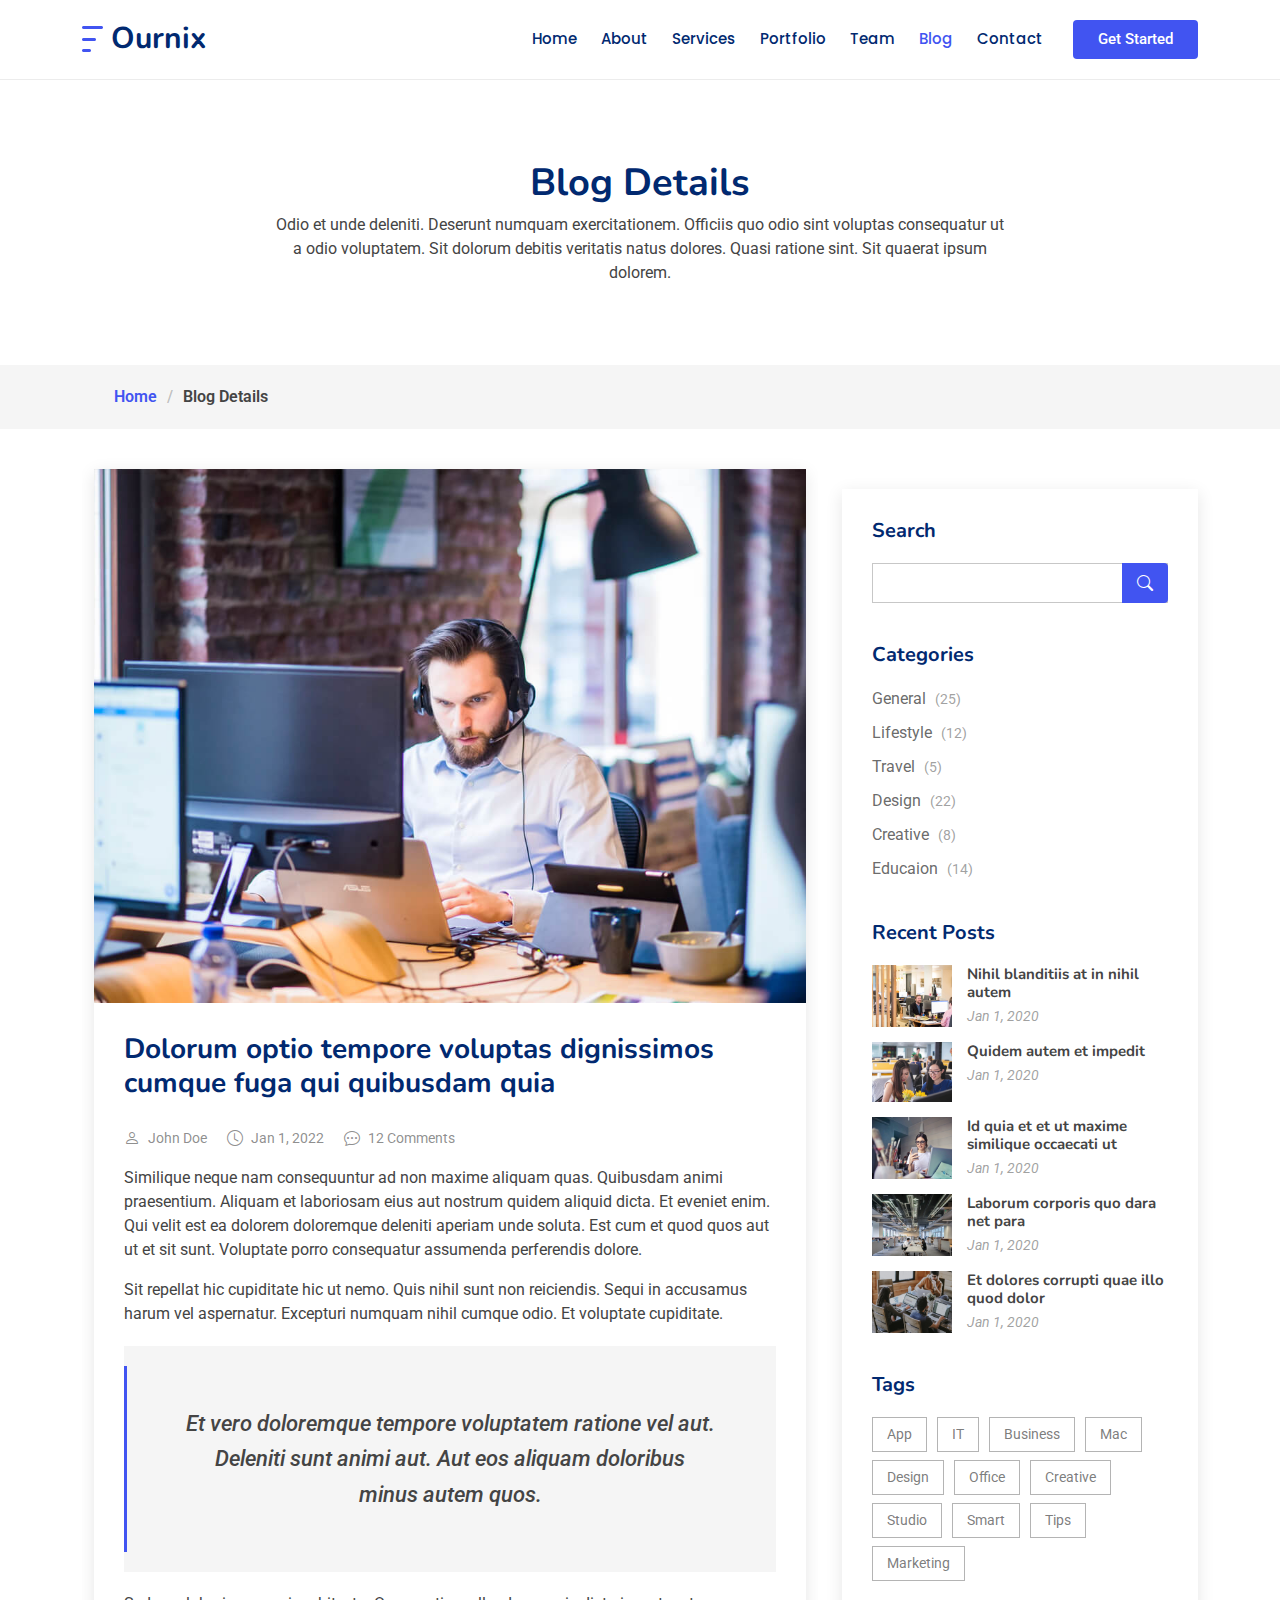
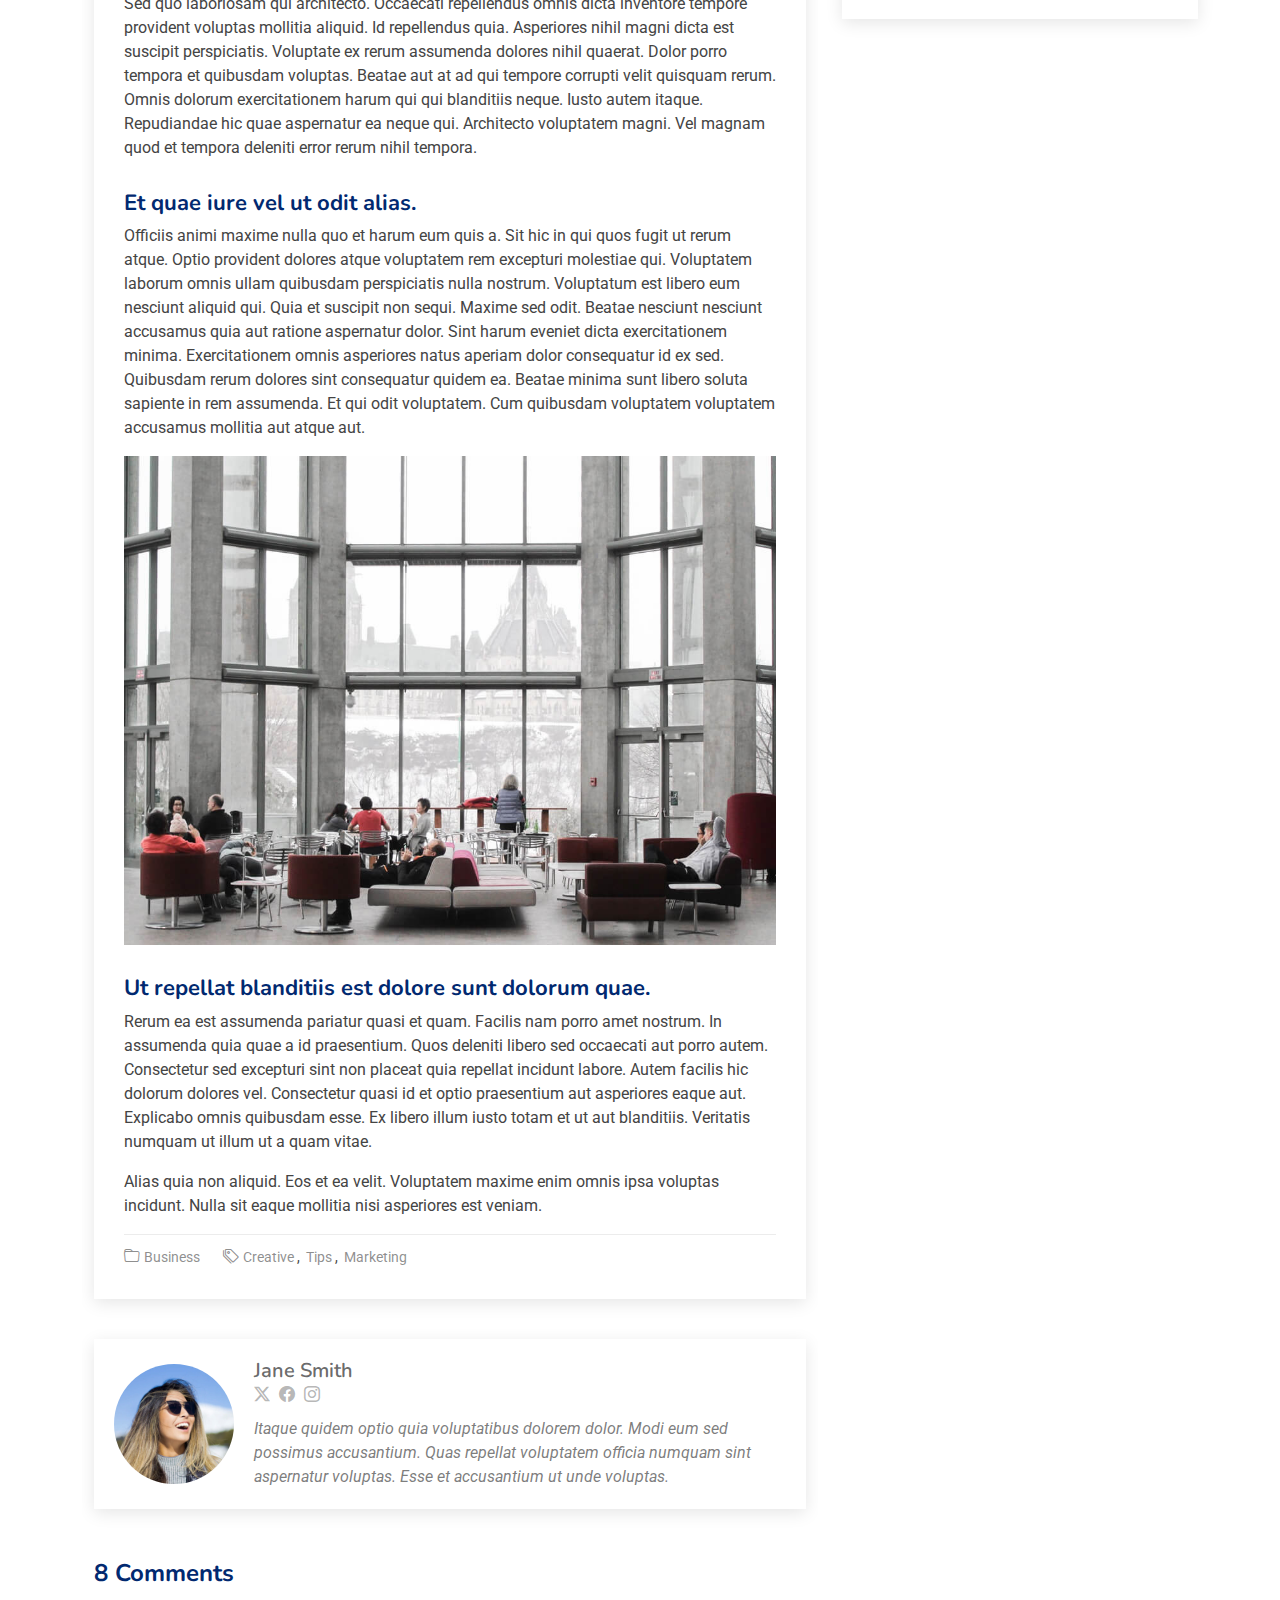
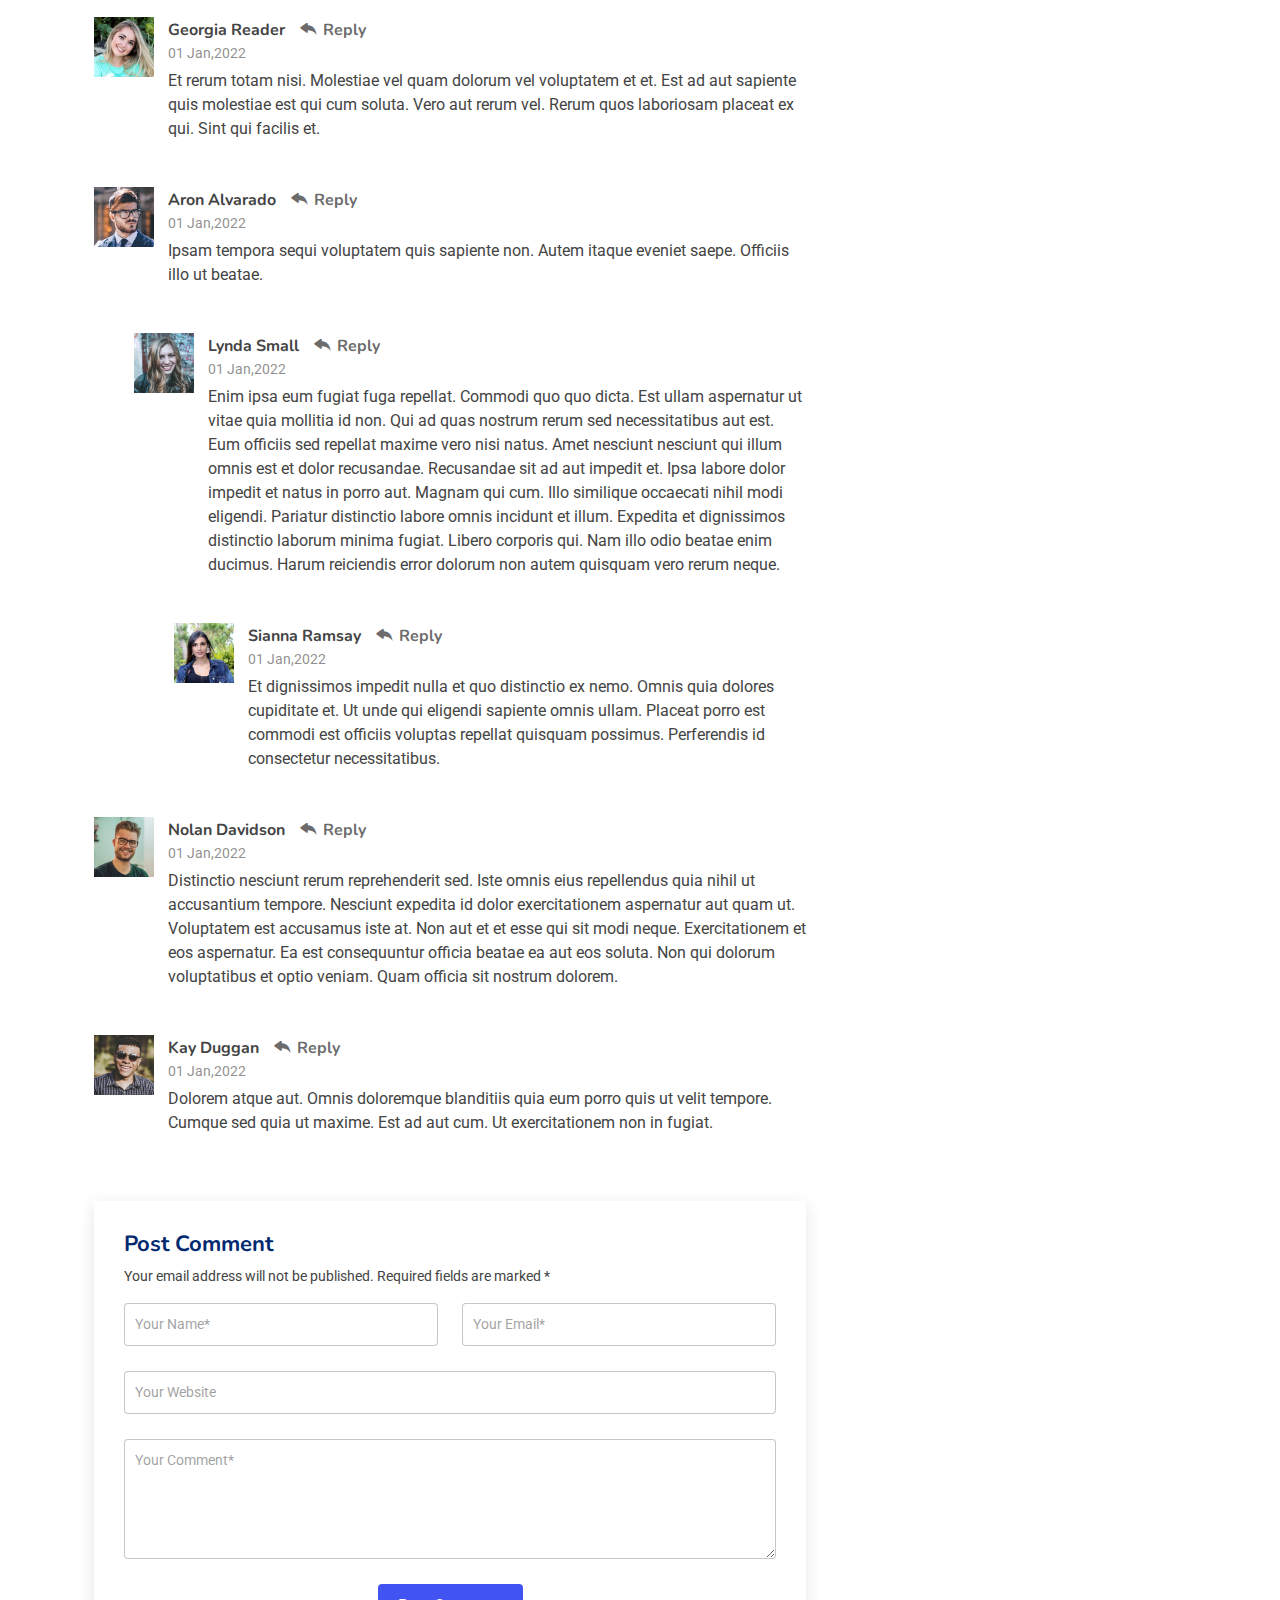
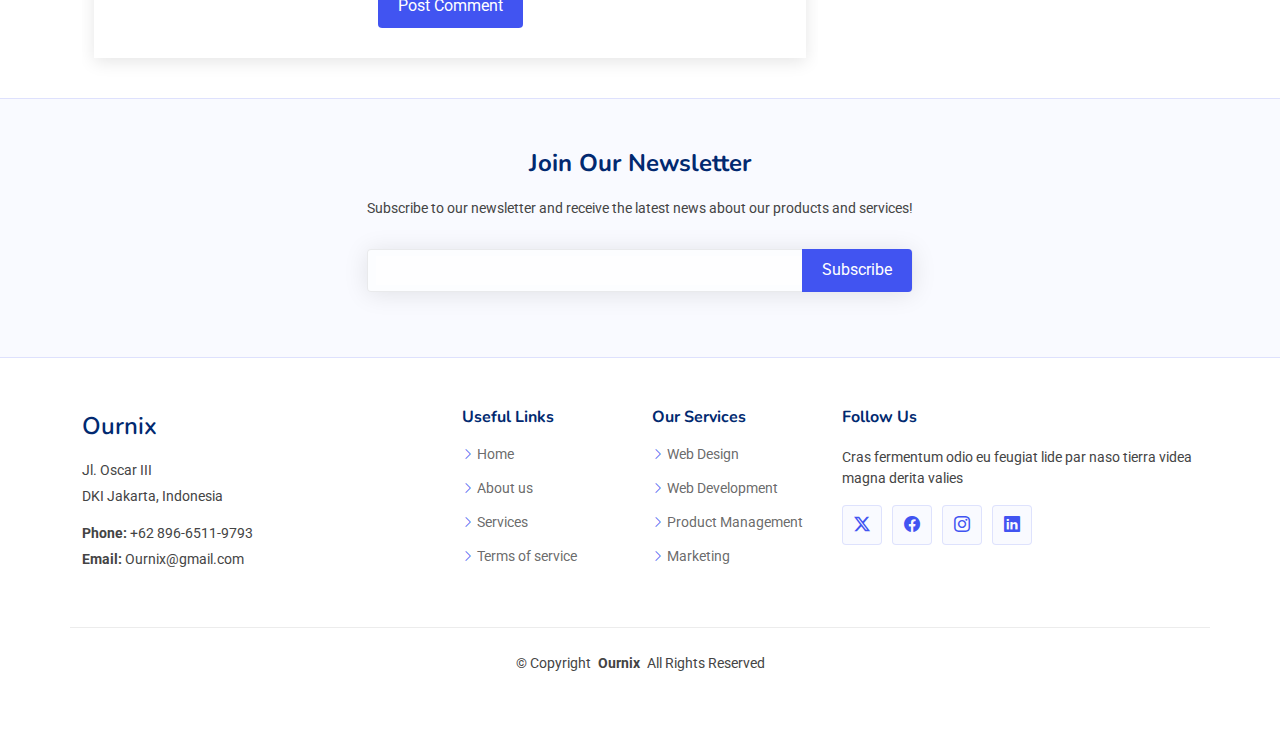
<file: blog-details.html>
<!DOCTYPE html>
<html lang="en">

<head>
  <meta charset="utf-8">
  <meta content="width=device-width, initial-scale=1.0" name="viewport">
  <title>Index - Ournix.com</title>
  <meta name="description" content="">
  <meta name="keywords" content="">

  <!-- Favicons -->
  <link href="assets/img/favicon.png" rel="icon">
  <link href="assets/img/apple-touch-icon.png" rel="apple-touch-icon">

  <!-- Fonts -->
  <link href="https://fonts.googleapis.com" rel="preconnect">
  <link href="https://fonts.gstatic.com" rel="preconnect" crossorigin>
  <link href="https://fonts.googleapis.com/css2?family=Roboto:ital,wght@0,100;0,300;0,400;0,500;0,700;0,900;1,100;1,300;1,400;1,500;1,700;1,900&family=Poppins:ital,wght@0,100;0,200;0,300;0,400;0,500;0,600;0,700;0,800;0,900;1,100;1,200;1,300;1,400;1,500;1,600;1,700;1,800;1,900&family=Nunito:ital,wght@0,200;0,300;0,400;0,500;0,600;0,700;0,800;0,900;1,200;1,300;1,400;1,500;1,600;1,700;1,800;1,900&display=swap" rel="stylesheet">

  <!-- Vendor CSS Files -->
  <link href="assets/vendor/bootstrap/css/bootstrap.min.css" rel="stylesheet">
  <link href="assets/vendor/bootstrap-icons/bootstrap-icons.css" rel="stylesheet">
  <link href="assets/vendor/aos/aos.css" rel="stylesheet">
  <link href="assets/vendor/glightbox/css/glightbox.min.css" rel="stylesheet">
  <link href="assets/vendor/swiper/swiper-bundle.min.css" rel="stylesheet">

  <!-- Main CSS File -->
  <link href="assets/css/main.css" rel="stylesheet">

</head>

<body class="blog-page">

  <header id="header" class="header d-flex align-items-center sticky-top">
    <div class="container-fluid container-xl position-relative d-flex align-items-center">

      <a href="index.html" class="logo d-flex align-items-center me-auto">
        <!-- Uncomment the line below if you also wish to use an image logo -->
        <img src="assets/img/logo.png" alt="">
        <h1 class="sitename">Ournix</h1>
      </a>

      <nav id="navmenu" class="navmenu">
        <ul>
          <li><a href="index.html">Home<br></a></li>
          <li><a href="about.html">About</a></li>
          <li><a href="services.html">Services</a></li>
          <li><a href="portfolio.html">Portfolio</a></li>
          <li><a href="team.html">Team</a></li>
          <li><a href="blog.html" class="active">Blog</a></li>
          <li><a href="contact.html">Contact</a></li>
        </ul>
        <i class="mobile-nav-toggle d-xl-none bi bi-list"></i>
      </nav>

      <a class="btn-getstarted flex-md-shrink-0" href="index.html#about">Get Started</a>

    </div>
  </header>

  <main class="main">

    <!-- Page Title -->
    <div class="page-title">
      <div class="heading">
        <div class="container">
          <div class="row d-flex justify-content-center text-center">
            <div class="col-lg-8">
              <h1>Blog Details</h1>
              <p class="mb-0">Odio et unde deleniti. Deserunt numquam exercitationem. Officiis quo odio sint voluptas consequatur ut a odio voluptatem. Sit dolorum debitis veritatis natus dolores. Quasi ratione sint. Sit quaerat ipsum dolorem.</p>
            </div>
          </div>
        </div>
      </div>
      <nav class="breadcrumbs">
        <div class="container">
          <ol>
            <li><a href="index.html">Home</a></li>
            <li class="current">Blog Details</li>
          </ol>
        </div>
      </nav>
    </div><!-- End Page Title -->

    <div class="container">
      <div class="row">

        <div class="col-lg-8">

          <!-- Blog Details Section -->
          <section id="blog-details" class="blog-details section">
            <div class="container">

              <article class="article">

                <div class="post-img">
                  <img src="assets/img/blog/blog-1.jpg" alt="" class="img-fluid">
                </div>

                <h2 class="title">Dolorum optio tempore voluptas dignissimos cumque fuga qui quibusdam quia</h2>

                <div class="meta-top">
                  <ul>
                    <li class="d-flex align-items-center"><i class="bi bi-person"></i> <a href="blog-details.html">John Doe</a></li>
                    <li class="d-flex align-items-center"><i class="bi bi-clock"></i> <a href="blog-details.html"><time datetime="2020-01-01">Jan 1, 2022</time></a></li>
                    <li class="d-flex align-items-center"><i class="bi bi-chat-dots"></i> <a href="blog-details.html">12 Comments</a></li>
                  </ul>
                </div><!-- End meta top -->

                <div class="content">
                  <p>
                    Similique neque nam consequuntur ad non maxime aliquam quas. Quibusdam animi praesentium. Aliquam et laboriosam eius aut nostrum quidem aliquid dicta.
                    Et eveniet enim. Qui velit est ea dolorem doloremque deleniti aperiam unde soluta. Est cum et quod quos aut ut et sit sunt. Voluptate porro consequatur assumenda perferendis dolore.
                  </p>

                  <p>
                    Sit repellat hic cupiditate hic ut nemo. Quis nihil sunt non reiciendis. Sequi in accusamus harum vel aspernatur. Excepturi numquam nihil cumque odio. Et voluptate cupiditate.
                  </p>

                  <blockquote>
                    <p>
                      Et vero doloremque tempore voluptatem ratione vel aut. Deleniti sunt animi aut. Aut eos aliquam doloribus minus autem quos.
                    </p>
                  </blockquote>

                  <p>
                    Sed quo laboriosam qui architecto. Occaecati repellendus omnis dicta inventore tempore provident voluptas mollitia aliquid. Id repellendus quia. Asperiores nihil magni dicta est suscipit perspiciatis. Voluptate ex rerum assumenda dolores nihil quaerat.
                    Dolor porro tempora et quibusdam voluptas. Beatae aut at ad qui tempore corrupti velit quisquam rerum. Omnis dolorum exercitationem harum qui qui blanditiis neque.
                    Iusto autem itaque. Repudiandae hic quae aspernatur ea neque qui. Architecto voluptatem magni. Vel magnam quod et tempora deleniti error rerum nihil tempora.
                  </p>

                  <h3>Et quae iure vel ut odit alias.</h3>
                  <p>
                    Officiis animi maxime nulla quo et harum eum quis a. Sit hic in qui quos fugit ut rerum atque. Optio provident dolores atque voluptatem rem excepturi molestiae qui. Voluptatem laborum omnis ullam quibusdam perspiciatis nulla nostrum. Voluptatum est libero eum nesciunt aliquid qui.
                    Quia et suscipit non sequi. Maxime sed odit. Beatae nesciunt nesciunt accusamus quia aut ratione aspernatur dolor. Sint harum eveniet dicta exercitationem minima. Exercitationem omnis asperiores natus aperiam dolor consequatur id ex sed. Quibusdam rerum dolores sint consequatur quidem ea.
                    Beatae minima sunt libero soluta sapiente in rem assumenda. Et qui odit voluptatem. Cum quibusdam voluptatem voluptatem accusamus mollitia aut atque aut.
                  </p>
                  <img src="assets/img/blog/blog-inside-post.jpg" class="img-fluid" alt="">

                  <h3>Ut repellat blanditiis est dolore sunt dolorum quae.</h3>
                  <p>
                    Rerum ea est assumenda pariatur quasi et quam. Facilis nam porro amet nostrum. In assumenda quia quae a id praesentium. Quos deleniti libero sed occaecati aut porro autem. Consectetur sed excepturi sint non placeat quia repellat incidunt labore. Autem facilis hic dolorum dolores vel.
                    Consectetur quasi id et optio praesentium aut asperiores eaque aut. Explicabo omnis quibusdam esse. Ex libero illum iusto totam et ut aut blanditiis. Veritatis numquam ut illum ut a quam vitae.
                  </p>
                  <p>
                    Alias quia non aliquid. Eos et ea velit. Voluptatem maxime enim omnis ipsa voluptas incidunt. Nulla sit eaque mollitia nisi asperiores est veniam.
                  </p>

                </div><!-- End post content -->

                <div class="meta-bottom">
                  <i class="bi bi-folder"></i>
                  <ul class="cats">
                    <li><a href="#">Business</a></li>
                  </ul>

                  <i class="bi bi-tags"></i>
                  <ul class="tags">
                    <li><a href="#">Creative</a></li>
                    <li><a href="#">Tips</a></li>
                    <li><a href="#">Marketing</a></li>
                  </ul>
                </div><!-- End meta bottom -->

              </article>

            </div>
          </section><!-- /Blog Details Section -->

          <!-- Blog Author Section -->
          <section id="blog-author" class="blog-author section">

            <div class="container">
              <div class="author-container d-flex align-items-center">
                <img src="assets/img/blog/blog-author.jpg" class="rounded-circle flex-shrink-0" alt="">
                <div>
                  <h4>Jane Smith</h4>
                  <div class="social-links">
                    <a href="https://x.com/#"><i class="bi bi-twitter-x"></i></a>
                    <a href="https://facebook.com/#"><i class="bi bi-facebook"></i></a>
                    <a href="https://instagram.com/#"><i class="biu bi-instagram"></i></a>
                  </div>
                  <p>
                    Itaque quidem optio quia voluptatibus dolorem dolor. Modi eum sed possimus accusantium. Quas repellat voluptatem officia numquam sint aspernatur voluptas. Esse et accusantium ut unde voluptas.
                  </p>
                </div>
              </div>
            </div>

          </section><!-- /Blog Author Section -->

          <!-- Blog Comments Section -->
          <section id="blog-comments" class="blog-comments section">

            <div class="container">

              <h4 class="comments-count">8 Comments</h4>

              <div id="comment-1" class="comment">
                <div class="d-flex">
                  <div class="comment-img"><img src="assets/img/blog/comments-1.jpg" alt=""></div>
                  <div>
                    <h5><a href="">Georgia Reader</a> <a href="#" class="reply"><i class="bi bi-reply-fill"></i> Reply</a></h5>
                    <time datetime="2020-01-01">01 Jan,2022</time>
                    <p>
                      Et rerum totam nisi. Molestiae vel quam dolorum vel voluptatem et et. Est ad aut sapiente quis molestiae est qui cum soluta.
                      Vero aut rerum vel. Rerum quos laboriosam placeat ex qui. Sint qui facilis et.
                    </p>
                  </div>
                </div>
              </div><!-- End comment #1 -->

              <div id="comment-2" class="comment">
                <div class="d-flex">
                  <div class="comment-img"><img src="assets/img/blog/comments-2.jpg" alt=""></div>
                  <div>
                    <h5><a href="">Aron Alvarado</a> <a href="#" class="reply"><i class="bi bi-reply-fill"></i> Reply</a></h5>
                    <time datetime="2020-01-01">01 Jan,2022</time>
                    <p>
                      Ipsam tempora sequi voluptatem quis sapiente non. Autem itaque eveniet saepe. Officiis illo ut beatae.
                    </p>
                  </div>
                </div>

                <div id="comment-reply-1" class="comment comment-reply">
                  <div class="d-flex">
                    <div class="comment-img"><img src="assets/img/blog/comments-3.jpg" alt=""></div>
                    <div>
                      <h5><a href="">Lynda Small</a> <a href="#" class="reply"><i class="bi bi-reply-fill"></i> Reply</a></h5>
                      <time datetime="2020-01-01">01 Jan,2022</time>
                      <p>
                        Enim ipsa eum fugiat fuga repellat. Commodi quo quo dicta. Est ullam aspernatur ut vitae quia mollitia id non. Qui ad quas nostrum rerum sed necessitatibus aut est. Eum officiis sed repellat maxime vero nisi natus. Amet nesciunt nesciunt qui illum omnis est et dolor recusandae.

                        Recusandae sit ad aut impedit et. Ipsa labore dolor impedit et natus in porro aut. Magnam qui cum. Illo similique occaecati nihil modi eligendi. Pariatur distinctio labore omnis incidunt et illum. Expedita et dignissimos distinctio laborum minima fugiat.

                        Libero corporis qui. Nam illo odio beatae enim ducimus. Harum reiciendis error dolorum non autem quisquam vero rerum neque.
                      </p>
                    </div>
                  </div>

                  <div id="comment-reply-2" class="comment comment-reply">
                    <div class="d-flex">
                      <div class="comment-img"><img src="assets/img/blog/comments-4.jpg" alt=""></div>
                      <div>
                        <h5><a href="">Sianna Ramsay</a> <a href="#" class="reply"><i class="bi bi-reply-fill"></i> Reply</a></h5>
                        <time datetime="2020-01-01">01 Jan,2022</time>
                        <p>
                          Et dignissimos impedit nulla et quo distinctio ex nemo. Omnis quia dolores cupiditate et. Ut unde qui eligendi sapiente omnis ullam. Placeat porro est commodi est officiis voluptas repellat quisquam possimus. Perferendis id consectetur necessitatibus.
                        </p>
                      </div>
                    </div>

                  </div><!-- End comment reply #2-->

                </div><!-- End comment reply #1-->

              </div><!-- End comment #2-->

              <div id="comment-3" class="comment">
                <div class="d-flex">
                  <div class="comment-img"><img src="assets/img/blog/comments-5.jpg" alt=""></div>
                  <div>
                    <h5><a href="">Nolan Davidson</a> <a href="#" class="reply"><i class="bi bi-reply-fill"></i> Reply</a></h5>
                    <time datetime="2020-01-01">01 Jan,2022</time>
                    <p>
                      Distinctio nesciunt rerum reprehenderit sed. Iste omnis eius repellendus quia nihil ut accusantium tempore. Nesciunt expedita id dolor exercitationem aspernatur aut quam ut. Voluptatem est accusamus iste at.
                      Non aut et et esse qui sit modi neque. Exercitationem et eos aspernatur. Ea est consequuntur officia beatae ea aut eos soluta. Non qui dolorum voluptatibus et optio veniam. Quam officia sit nostrum dolorem.
                    </p>
                  </div>
                </div>

              </div><!-- End comment #3 -->

              <div id="comment-4" class="comment">
                <div class="d-flex">
                  <div class="comment-img"><img src="assets/img/blog/comments-6.jpg" alt=""></div>
                  <div>
                    <h5><a href="">Kay Duggan</a> <a href="#" class="reply"><i class="bi bi-reply-fill"></i> Reply</a></h5>
                    <time datetime="2020-01-01">01 Jan,2022</time>
                    <p>
                      Dolorem atque aut. Omnis doloremque blanditiis quia eum porro quis ut velit tempore. Cumque sed quia ut maxime. Est ad aut cum. Ut exercitationem non in fugiat.
                    </p>
                  </div>
                </div>

              </div><!-- End comment #4 -->

            </div>

          </section><!-- /Blog Comments Section -->

          <!-- Comment Form Section -->
          <section id="comment-form" class="comment-form section">
            <div class="container">

              <form action="">

                <h4>Post Comment</h4>
                <p>Your email address will not be published. Required fields are marked * </p>
                <div class="row">
                  <div class="col-md-6 form-group">
                    <input name="name" type="text" class="form-control" placeholder="Your Name*">
                  </div>
                  <div class="col-md-6 form-group">
                    <input name="email" type="text" class="form-control" placeholder="Your Email*">
                  </div>
                </div>
                <div class="row">
                  <div class="col form-group">
                    <input name="website" type="text" class="form-control" placeholder="Your Website">
                  </div>
                </div>
                <div class="row">
                  <div class="col form-group">
                    <textarea name="comment" class="form-control" placeholder="Your Comment*"></textarea>
                  </div>
                </div>

                <div class="text-center">
                  <button type="submit" class="btn btn-primary">Post Comment</button>
                </div>

              </form>

            </div>
          </section><!-- /Comment Form Section -->

        </div>

        <div class="col-lg-4 sidebar">

          <div class="widgets-container">

            <!-- Search Widget -->
            <div class="search-widget widget-item">

              <h3 class="widget-title">Search</h3>
              <form action="">
                <input type="text">
                <button type="submit" title="Search"><i class="bi bi-search"></i></button>
              </form>

            </div><!--/Search Widget -->

            <!-- Categories Widget -->
            <div class="categories-widget widget-item">

              <h3 class="widget-title">Categories</h3>
              <ul class="mt-3">
                <li><a href="#">General <span>(25)</span></a></li>
                <li><a href="#">Lifestyle <span>(12)</span></a></li>
                <li><a href="#">Travel <span>(5)</span></a></li>
                <li><a href="#">Design <span>(22)</span></a></li>
                <li><a href="#">Creative <span>(8)</span></a></li>
                <li><a href="#">Educaion <span>(14)</span></a></li>
              </ul>

            </div><!--/Categories Widget -->

            <!-- Recent Posts Widget -->
            <div class="recent-posts-widget widget-item">

              <h3 class="widget-title">Recent Posts</h3>

              <div class="post-item">
                <img src="assets/img/blog/blog-recent-1.jpg" alt="" class="flex-shrink-0">
                <div>
                  <h4><a href="blog-details.html">Nihil blanditiis at in nihil autem</a></h4>
                  <time datetime="2020-01-01">Jan 1, 2020</time>
                </div>
              </div><!-- End recent post item-->

              <div class="post-item">
                <img src="assets/img/blog/blog-recent-2.jpg" alt="" class="flex-shrink-0">
                <div>
                  <h4><a href="blog-details.html">Quidem autem et impedit</a></h4>
                  <time datetime="2020-01-01">Jan 1, 2020</time>
                </div>
              </div><!-- End recent post item-->

              <div class="post-item">
                <img src="assets/img/blog/blog-recent-3.jpg" alt="" class="flex-shrink-0">
                <div>
                  <h4><a href="blog-details.html">Id quia et et ut maxime similique occaecati ut</a></h4>
                  <time datetime="2020-01-01">Jan 1, 2020</time>
                </div>
              </div><!-- End recent post item-->

              <div class="post-item">
                <img src="assets/img/blog/blog-recent-4.jpg" alt="" class="flex-shrink-0">
                <div>
                  <h4><a href="blog-details.html">Laborum corporis quo dara net para</a></h4>
                  <time datetime="2020-01-01">Jan 1, 2020</time>
                </div>
              </div><!-- End recent post item-->

              <div class="post-item">
                <img src="assets/img/blog/blog-recent-5.jpg" alt="" class="flex-shrink-0">
                <div>
                  <h4><a href="blog-details.html">Et dolores corrupti quae illo quod dolor</a></h4>
                  <time datetime="2020-01-01">Jan 1, 2020</time>
                </div>
              </div><!-- End recent post item-->

            </div><!--/Recent Posts Widget -->

            <!-- Tags Widget -->
            <div class="tags-widget widget-item">

              <h3 class="widget-title">Tags</h3>
              <ul>
                <li><a href="#">App</a></li>
                <li><a href="#">IT</a></li>
                <li><a href="#">Business</a></li>
                <li><a href="#">Mac</a></li>
                <li><a href="#">Design</a></li>
                <li><a href="#">Office</a></li>
                <li><a href="#">Creative</a></li>
                <li><a href="#">Studio</a></li>
                <li><a href="#">Smart</a></li>
                <li><a href="#">Tips</a></li>
                <li><a href="#">Marketing</a></li>
              </ul>

            </div><!--/Tags Widget -->

          </div>

        </div>

      </div>
    </div>

  </main>

  <footer id="footer" class="footer">

    <div class="footer-newsletter">
      <div class="container">
        <div class="row justify-content-center text-center">
          <div class="col-lg-6">
            <h4>Join Our Newsletter</h4>
            <p>Subscribe to our newsletter and receive the latest news about our products and services!</p>
            <form action="forms/newsletter.php" method="post" class="php-email-form">
              <div class="newsletter-form"><input type="email" name="email"><input type="submit" value="Subscribe"></div>
              <div class="loading">Loading</div>
              <div class="error-message"></div>
              <div class="sent-message">Your subscription request has been sent. Thank you!</div>
            </form>
          </div>
        </div>
      </div>
    </div>

    <div class="container footer-top">
      <div class="row gy-4">
        <div class="col-lg-4 col-md-6 footer-about">
          <a href="index.html" class="d-flex align-items-center">
            <span class="sitename">Ournix</span>
          </a>
          <div class="footer-contact pt-3">
            <p>Jl. Oscar III</p>
            <p>DKI Jakarta, Indonesia</p>
            <p class="mt-3"><strong>Phone:</strong> <span>+62 896-6511-9793</span></p>
            <p><strong>Email:</strong> <span>Ournix@gmail.com</span></p>
          </div>
        </div>

        <div class="col-lg-2 col-md-3 footer-links">
          <h4>Useful Links</h4>
          <ul>
            <li><i class="bi bi-chevron-right"></i> <a href="index.html">Home</a></li>
            <li><i class="bi bi-chevron-right"></i> <a href="about.html">About us</a></li>
            <li><i class="bi bi-chevron-right"></i> <a href="services.html">Services</a></li>
            <li><i class="bi bi-chevron-right"></i> <a href="#">Terms of service</a></li>
          </ul>
        </div>

        <div class="col-lg-2 col-md-3 footer-links">
          <h4>Our Services</h4>
          <ul>
            <li><i class="bi bi-chevron-right"></i> <a href="#">Web Design</a></li>
            <li><i class="bi bi-chevron-right"></i> <a href="#">Web Development</a></li>
            <li><i class="bi bi-chevron-right"></i> <a href="#">Product Management</a></li>
            <li><i class="bi bi-chevron-right"></i> <a href="#">Marketing</a></li>
          </ul>
        </div>

        <div class="col-lg-4 col-md-12">
          <h4>Follow Us</h4>
          <p>Cras fermentum odio eu feugiat lide par naso tierra videa magna derita valies</p>
          <div class="social-links d-flex">
            <a href=""><i class="bi bi-twitter-x"></i></a>
            <a href=""><i class="bi bi-facebook"></i></a>
            <a href=""><i class="bi bi-instagram"></i></a>
            <a href=""><i class="bi bi-linkedin"></i></a>
          </div>
        </div>

      </div>
    </div>

    <div class="container copyright text-center mt-4">
      <p>© <span>Copyright</span> <strong class="px-1 sitename">Ournix</strong> <span>All Rights Reserved</span></p>
      <div class="credits">
      </div>
    </div>

  </footer>

  <!-- Scroll Top -->
  <a href="#" id="scroll-top" class="scroll-top d-flex align-items-center justify-content-center"><i class="bi bi-arrow-up-short"></i></a>

  <!-- Vendor JS Files -->
  <script src="assets/vendor/bootstrap/js/bootstrap.bundle.min.js"></script>
  <script src="assets/vendor/php-email-form/validate.js"></script>
  <script src="assets/vendor/aos/aos.js"></script>
  <script src="assets/vendor/glightbox/js/glightbox.min.js"></script>
  <script src="assets/vendor/purecounter/purecounter_vanilla.js"></script>
  <script src="assets/vendor/imagesloaded/imagesloaded.pkgd.min.js"></script>
  <script src="assets/vendor/isotope-layout/isotope.pkgd.min.js"></script>
  <script src="assets/vendor/swiper/swiper-bundle.min.js"></script>

  <!-- Main JS File -->
  <script src="assets/js/main.js"></script>

</body>

</html>
</file>
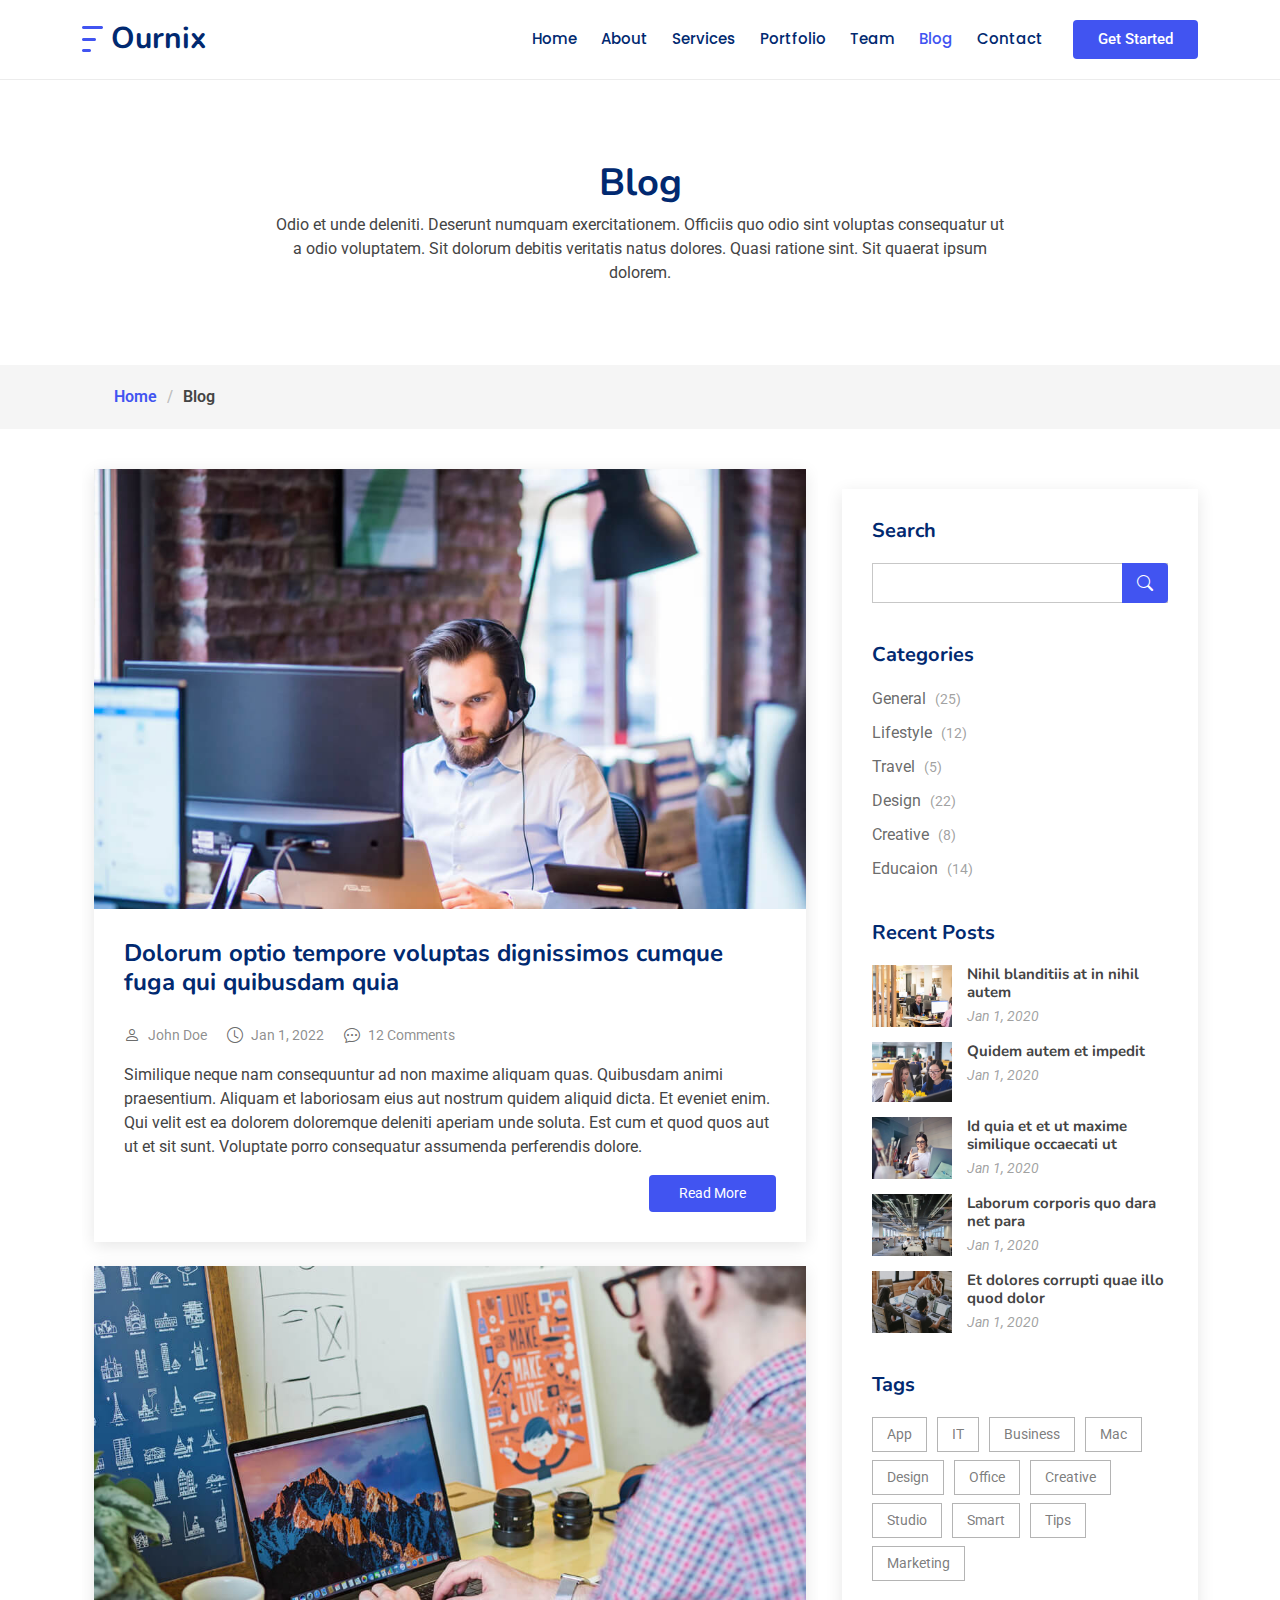
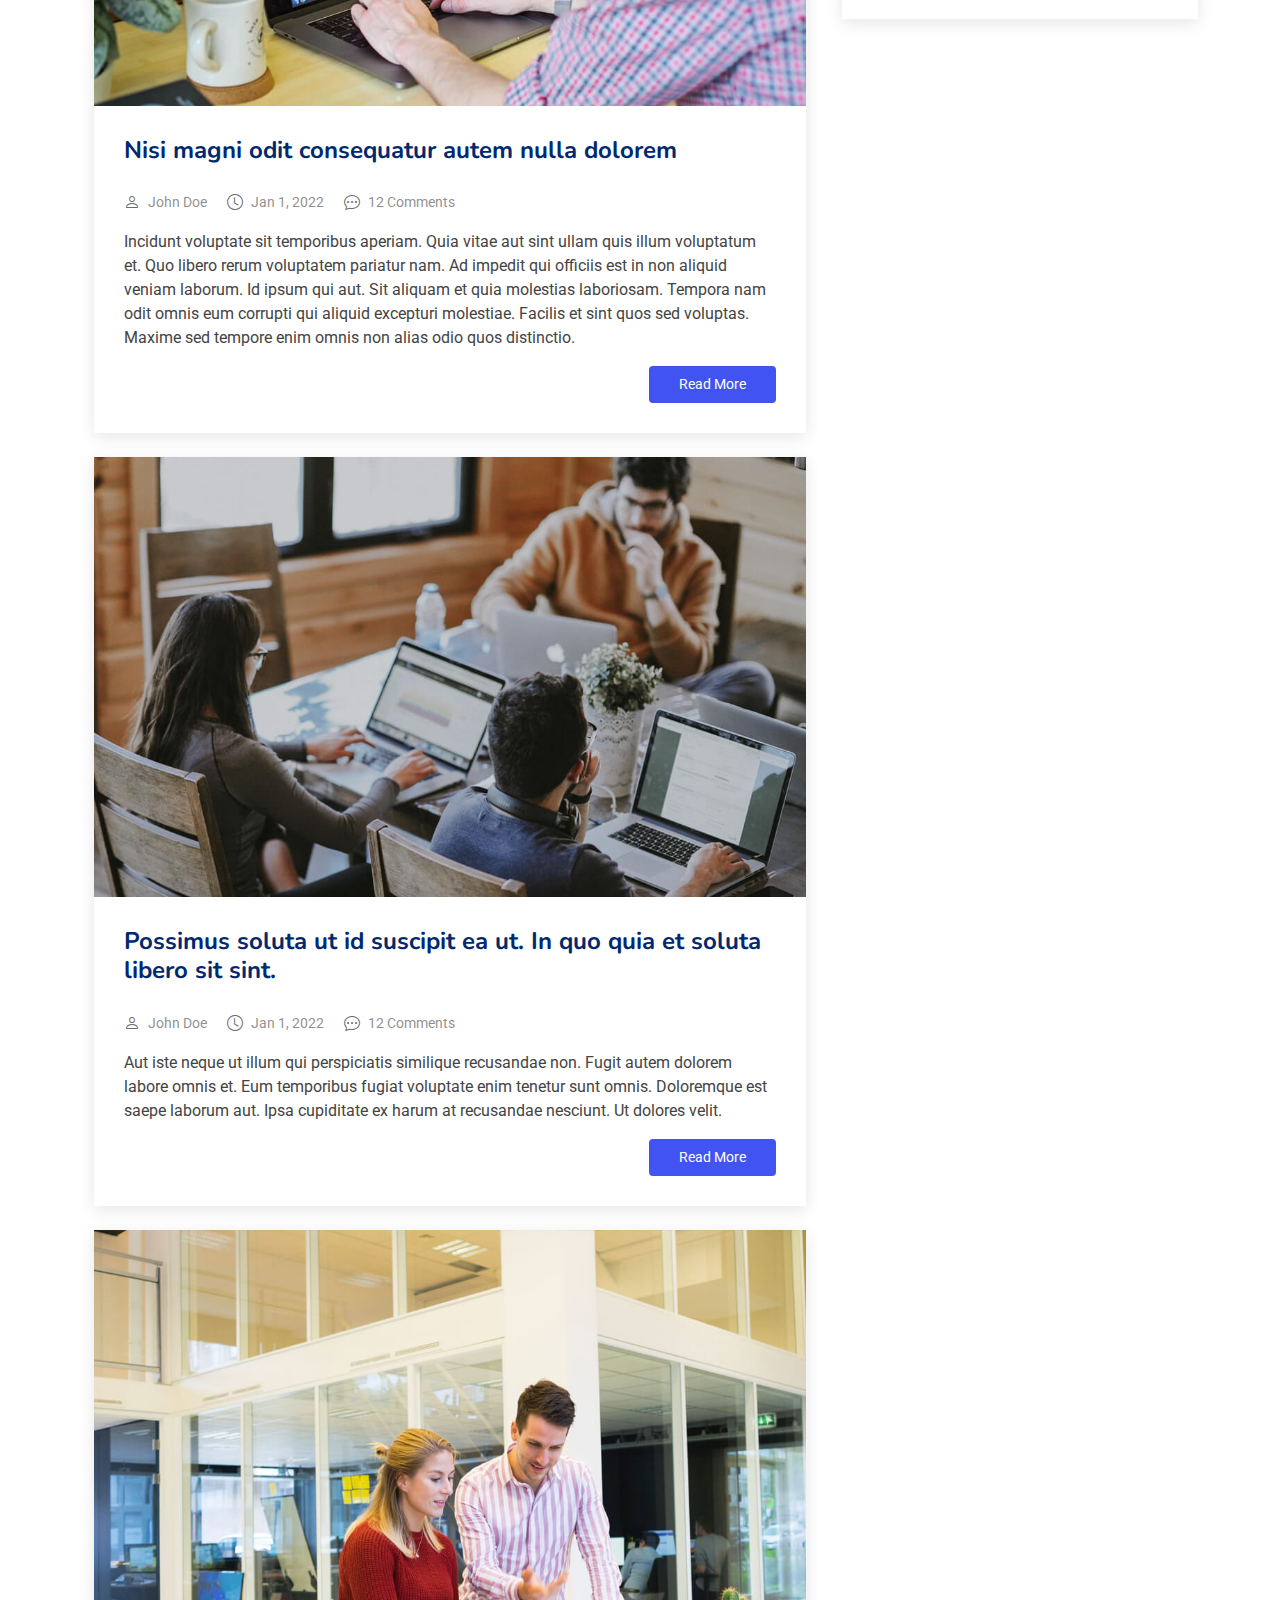
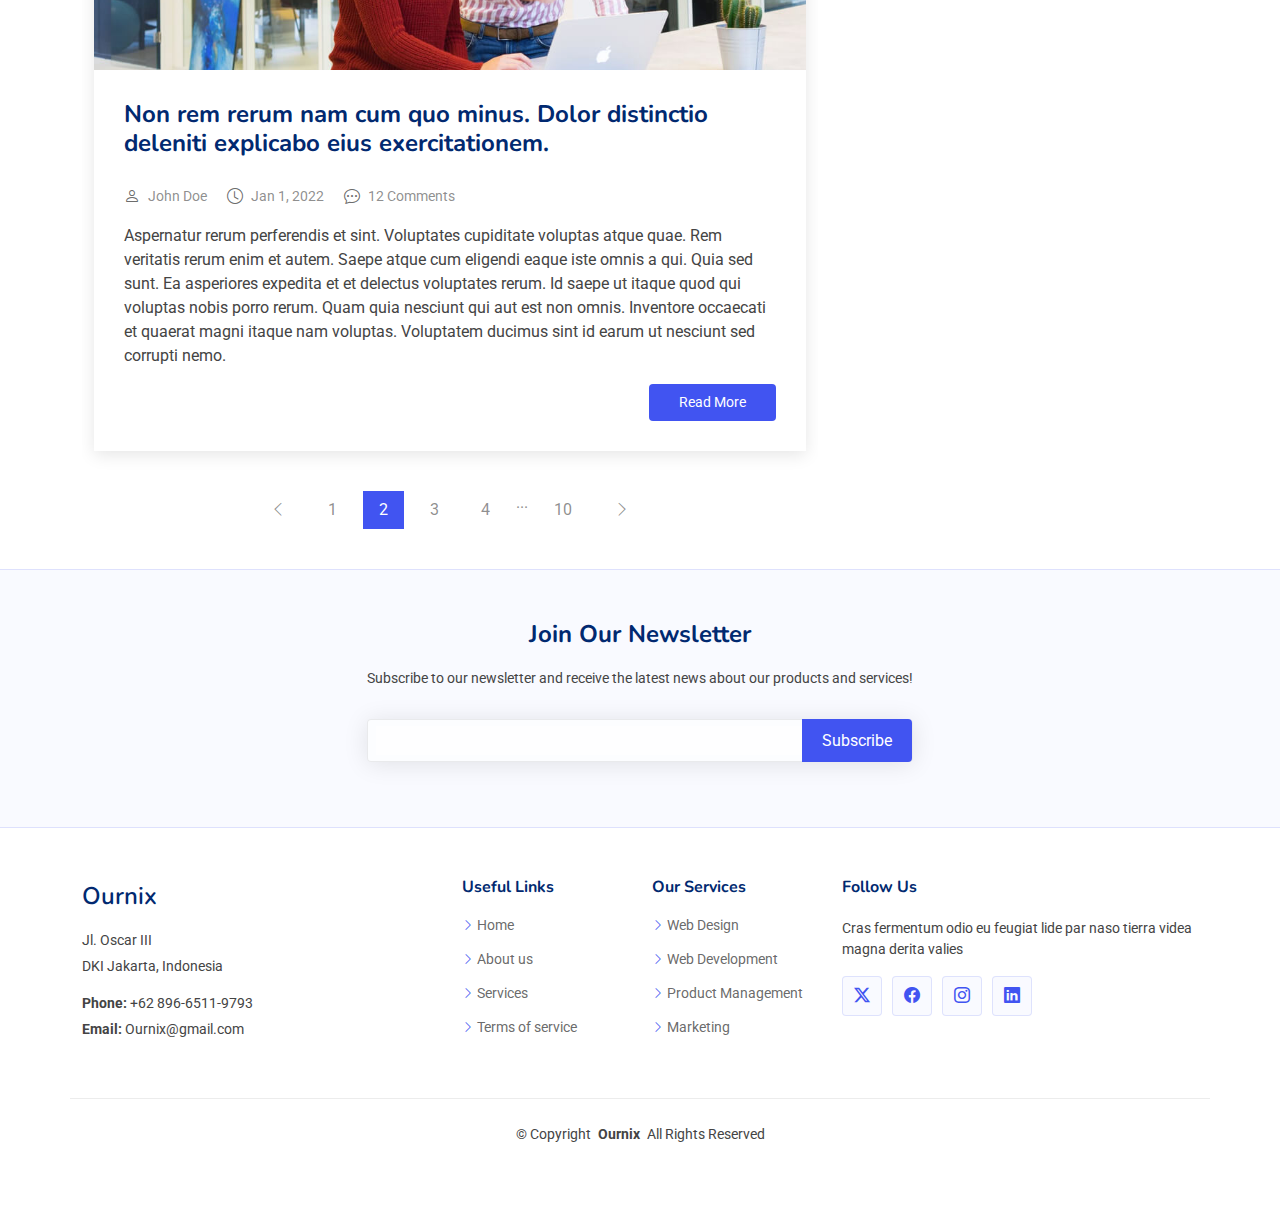
<file: blog.html>
<!DOCTYPE html>
<html lang="en">

<head>
  <meta charset="utf-8">
  <meta content="width=device-width, initial-scale=1.0" name="viewport">
  <title>Index - Ournix.com</title>
  <meta name="description" content="">
  <meta name="keywords" content="">

  <!-- Favicons -->
  <link href="assets/img/favicon.png" rel="icon">
  <link href="assets/img/apple-touch-icon.png" rel="apple-touch-icon">

  <!-- Fonts -->
  <link href="https://fonts.googleapis.com" rel="preconnect">
  <link href="https://fonts.gstatic.com" rel="preconnect" crossorigin>
  <link href="https://fonts.googleapis.com/css2?family=Roboto:ital,wght@0,100;0,300;0,400;0,500;0,700;0,900;1,100;1,300;1,400;1,500;1,700;1,900&family=Poppins:ital,wght@0,100;0,200;0,300;0,400;0,500;0,600;0,700;0,800;0,900;1,100;1,200;1,300;1,400;1,500;1,600;1,700;1,800;1,900&family=Nunito:ital,wght@0,200;0,300;0,400;0,500;0,600;0,700;0,800;0,900;1,200;1,300;1,400;1,500;1,600;1,700;1,800;1,900&display=swap" rel="stylesheet">

  <!-- Vendor CSS Files -->
  <link href="assets/vendor/bootstrap/css/bootstrap.min.css" rel="stylesheet">
  <link href="assets/vendor/bootstrap-icons/bootstrap-icons.css" rel="stylesheet">
  <link href="assets/vendor/aos/aos.css" rel="stylesheet">
  <link href="assets/vendor/glightbox/css/glightbox.min.css" rel="stylesheet">
  <link href="assets/vendor/swiper/swiper-bundle.min.css" rel="stylesheet">

  <!-- Main CSS File -->
  <link href="assets/css/main.css" rel="stylesheet">

</head>

<body class="blog-page">

  <header id="header" class="header d-flex align-items-center sticky-top">
    <div class="container-fluid container-xl position-relative d-flex align-items-center">

      <a href="index.html" class="logo d-flex align-items-center me-auto">
        <!-- Uncomment the line below if you also wish to use an image logo -->
        <img src="assets/img/logo.png" alt="">
        <h1 class="sitename">Ournix</h1>
      </a>

      <nav id="navmenu" class="navmenu">
        <ul>
          <li><a href="index.html">Home<br></a></li>
          <li><a href="about.html">About</a></li>
          <li><a href="services.html">Services</a></li>
          <li><a href="portfolio.html">Portfolio</a></li>
          <li><a href="team.html">Team</a></li>
          <li><a href="blog.html" class="active">Blog</a></li>
          <li><a href="contact.html">Contact</a></li>
        </ul>
        <i class="mobile-nav-toggle d-xl-none bi bi-list"></i>
      </nav>

      <a class="btn-getstarted flex-md-shrink-0" href="index.html#about">Get Started</a>

    </div>
  </header>

  <main class="main">

    <!-- Page Title -->
    <div class="page-title">
      <div class="heading">
        <div class="container">
          <div class="row d-flex justify-content-center text-center">
            <div class="col-lg-8">
              <h1>Blog</h1>
              <p class="mb-0">Odio et unde deleniti. Deserunt numquam exercitationem. Officiis quo odio sint voluptas consequatur ut a odio voluptatem. Sit dolorum debitis veritatis natus dolores. Quasi ratione sint. Sit quaerat ipsum dolorem.</p>
            </div>
          </div>
        </div>
      </div>
      <nav class="breadcrumbs">
        <div class="container">
          <ol>
            <li><a href="index.html">Home</a></li>
            <li class="current">Blog</li>
          </ol>
        </div>
      </nav>
    </div><!-- End Page Title -->

    <div class="container">
      <div class="row">

        <div class="col-lg-8">

          <!-- Blog Posts Section -->
          <section id="blog-posts" class="blog-posts section">

            <div class="container">

              <div class="row gy-4">

                <div class="col-12">
                  <article>

                    <div class="post-img">
                      <img src="assets/img/blog/blog-1.jpg" alt="" class="img-fluid">
                    </div>

                    <h2 class="title">
                      <a href="blog-details.html">Dolorum optio tempore voluptas dignissimos cumque fuga qui quibusdam quia</a>
                    </h2>

                    <div class="meta-top">
                      <ul>
                        <li class="d-flex align-items-center"><i class="bi bi-person"></i> <a href="blog-details.html">John Doe</a></li>
                        <li class="d-flex align-items-center"><i class="bi bi-clock"></i> <a href="blog-details.html"><time datetime="2022-01-01">Jan 1, 2022</time></a></li>
                        <li class="d-flex align-items-center"><i class="bi bi-chat-dots"></i> <a href="blog-details.html">12 Comments</a></li>
                      </ul>
                    </div>

                    <div class="content">
                      <p>
                        Similique neque nam consequuntur ad non maxime aliquam quas. Quibusdam animi praesentium. Aliquam et laboriosam eius aut nostrum quidem aliquid dicta.
                        Et eveniet enim. Qui velit est ea dolorem doloremque deleniti aperiam unde soluta. Est cum et quod quos aut ut et sit sunt. Voluptate porro consequatur assumenda perferendis dolore.
                      </p>

                      <div class="read-more">
                        <a href="blog-details.html">Read More</a>
                      </div>
                    </div>

                  </article>
                </div><!-- End post list item -->

                <div class="col-12">

                  <article>

                    <div class="post-img">
                      <img src="assets/img/blog/blog-2.jpg" alt="" class="img-fluid">
                    </div>

                    <h2 class="title">
                      <a href="blog-details.html">Nisi magni odit consequatur autem nulla dolorem</a>
                    </h2>

                    <div class="meta-top">
                      <ul>
                        <li class="d-flex align-items-center"><i class="bi bi-person"></i> <a href="blog-details.html">John Doe</a></li>
                        <li class="d-flex align-items-center"><i class="bi bi-clock"></i> <a href="blog-details.html"><time datetime="2022-01-01">Jan 1, 2022</time></a></li>
                        <li class="d-flex align-items-center"><i class="bi bi-chat-dots"></i> <a href="blog-details.html">12 Comments</a></li>
                      </ul>
                    </div>

                    <div class="content">
                      <p>
                        Incidunt voluptate sit temporibus aperiam. Quia vitae aut sint ullam quis illum voluptatum et. Quo libero rerum voluptatem pariatur nam.
                        Ad impedit qui officiis est in non aliquid veniam laborum. Id ipsum qui aut. Sit aliquam et quia molestias laboriosam. Tempora nam odit omnis eum corrupti qui aliquid excepturi molestiae. Facilis et sint quos sed voluptas. Maxime sed tempore enim omnis non alias odio quos distinctio.
                      </p>
                      <div class="read-more">
                        <a href="blog-details.html">Read More</a>
                      </div>
                    </div>

                  </article>

                </div><!-- End post list item -->

                <div class="col-12">

                  <article>

                    <div class="post-img">
                      <img src="assets/img/blog/blog-3.jpg" alt="" class="img-fluid">
                    </div>

                    <h2 class="title">
                      <a href="blog-details.html">Possimus soluta ut id suscipit ea ut. In quo quia et soluta libero sit sint.</a>
                    </h2>

                    <div class="meta-top">
                      <ul>
                        <li class="d-flex align-items-center"><i class="bi bi-person"></i> <a href="blog-details.html">John Doe</a></li>
                        <li class="d-flex align-items-center"><i class="bi bi-clock"></i> <a href="blog-details.html"><time datetime="2022-01-01">Jan 1, 2022</time></a></li>
                        <li class="d-flex align-items-center"><i class="bi bi-chat-dots"></i> <a href="blog-details.html">12 Comments</a></li>
                      </ul>
                    </div>

                    <div class="content">
                      <p>
                        Aut iste neque ut illum qui perspiciatis similique recusandae non. Fugit autem dolorem labore omnis et. Eum temporibus fugiat voluptate enim tenetur sunt omnis.
                        Doloremque est saepe laborum aut. Ipsa cupiditate ex harum at recusandae nesciunt. Ut dolores velit.
                      </p>
                      <div class="read-more">
                        <a href="blog-details.html">Read More</a>
                      </div>
                    </div>

                  </article>

                </div><!-- End post list item -->

                <div class="col-12">

                  <article>

                    <div class="post-img">
                      <img src="assets/img/blog/blog-4.jpg" alt="" class="img-fluid">
                    </div>

                    <h2 class="title">
                      <a href="blog-details.html">Non rem rerum nam cum quo minus. Dolor distinctio deleniti explicabo eius exercitationem.</a>
                    </h2>

                    <div class="meta-top">
                      <ul>
                        <li class="d-flex align-items-center"><i class="bi bi-person"></i> <a href="blog-details.html">John Doe</a></li>
                        <li class="d-flex align-items-center"><i class="bi bi-clock"></i> <a href="blog-details.html"><time datetime="2022-01-01">Jan 1, 2022</time></a></li>
                        <li class="d-flex align-items-center"><i class="bi bi-chat-dots"></i> <a href="blog-details.html">12 Comments</a></li>
                      </ul>
                    </div>

                    <div class="content">
                      <p>
                        Aspernatur rerum perferendis et sint. Voluptates cupiditate voluptas atque quae. Rem veritatis rerum enim et autem. Saepe atque cum eligendi eaque iste omnis a qui.
                        Quia sed sunt. Ea asperiores expedita et et delectus voluptates rerum. Id saepe ut itaque quod qui voluptas nobis porro rerum. Quam quia nesciunt qui aut est non omnis. Inventore occaecati et quaerat magni itaque nam voluptas. Voluptatem ducimus sint id earum ut nesciunt sed corrupti nemo.
                      </p>
                      <div class="read-more">
                        <a href="blog-details.html">Read More</a>
                      </div>
                    </div>

                  </article>

                </div><!-- End post list item -->

              </div><!-- End blog posts list -->

            </div>

          </section><!-- /Blog Posts Section -->

          <!-- Blog Pagination Section -->
          <section id="blog-pagination" class="blog-pagination section">

            <div class="container">
              <div class="d-flex justify-content-center">
                <ul>
                  <li><a href="#"><i class="bi bi-chevron-left"></i></a></li>
                  <li><a href="#">1</a></li>
                  <li><a href="#" class="active">2</a></li>
                  <li><a href="#">3</a></li>
                  <li><a href="#">4</a></li>
                  <li>...</li>
                  <li><a href="#">10</a></li>
                  <li><a href="#"><i class="bi bi-chevron-right"></i></a></li>
                </ul>
              </div>
            </div>

          </section><!-- /Blog Pagination Section -->

        </div>

        <div class="col-lg-4 sidebar">

          <div class="widgets-container">

            <!-- Search Widget -->
            <div class="search-widget widget-item">

              <h3 class="widget-title">Search</h3>
              <form action="">
                <input type="text">
                <button type="submit" title="Search"><i class="bi bi-search"></i></button>
              </form>

            </div><!--/Search Widget -->

            <!-- Categories Widget -->
            <div class="categories-widget widget-item">

              <h3 class="widget-title">Categories</h3>
              <ul class="mt-3">
                <li><a href="#">General <span>(25)</span></a></li>
                <li><a href="#">Lifestyle <span>(12)</span></a></li>
                <li><a href="#">Travel <span>(5)</span></a></li>
                <li><a href="#">Design <span>(22)</span></a></li>
                <li><a href="#">Creative <span>(8)</span></a></li>
                <li><a href="#">Educaion <span>(14)</span></a></li>
              </ul>

            </div><!--/Categories Widget -->

            <!-- Recent Posts Widget -->
            <div class="recent-posts-widget widget-item">

              <h3 class="widget-title">Recent Posts</h3>

              <div class="post-item">
                <img src="assets/img/blog/blog-recent-1.jpg" alt="" class="flex-shrink-0">
                <div>
                  <h4><a href="blog-details.html">Nihil blanditiis at in nihil autem</a></h4>
                  <time datetime="2020-01-01">Jan 1, 2020</time>
                </div>
              </div><!-- End recent post item-->

              <div class="post-item">
                <img src="assets/img/blog/blog-recent-2.jpg" alt="" class="flex-shrink-0">
                <div>
                  <h4><a href="blog-details.html">Quidem autem et impedit</a></h4>
                  <time datetime="2020-01-01">Jan 1, 2020</time>
                </div>
              </div><!-- End recent post item-->

              <div class="post-item">
                <img src="assets/img/blog/blog-recent-3.jpg" alt="" class="flex-shrink-0">
                <div>
                  <h4><a href="blog-details.html">Id quia et et ut maxime similique occaecati ut</a></h4>
                  <time datetime="2020-01-01">Jan 1, 2020</time>
                </div>
              </div><!-- End recent post item-->

              <div class="post-item">
                <img src="assets/img/blog/blog-recent-4.jpg" alt="" class="flex-shrink-0">
                <div>
                  <h4><a href="blog-details.html">Laborum corporis quo dara net para</a></h4>
                  <time datetime="2020-01-01">Jan 1, 2020</time>
                </div>
              </div><!-- End recent post item-->

              <div class="post-item">
                <img src="assets/img/blog/blog-recent-5.jpg" alt="" class="flex-shrink-0">
                <div>
                  <h4><a href="blog-details.html">Et dolores corrupti quae illo quod dolor</a></h4>
                  <time datetime="2020-01-01">Jan 1, 2020</time>
                </div>
              </div><!-- End recent post item-->

            </div><!--/Recent Posts Widget -->

            <!-- Tags Widget -->
            <div class="tags-widget widget-item">

              <h3 class="widget-title">Tags</h3>
              <ul>
                <li><a href="#">App</a></li>
                <li><a href="#">IT</a></li>
                <li><a href="#">Business</a></li>
                <li><a href="#">Mac</a></li>
                <li><a href="#">Design</a></li>
                <li><a href="#">Office</a></li>
                <li><a href="#">Creative</a></li>
                <li><a href="#">Studio</a></li>
                <li><a href="#">Smart</a></li>
                <li><a href="#">Tips</a></li>
                <li><a href="#">Marketing</a></li>
              </ul>

            </div><!--/Tags Widget -->

          </div>

        </div>

      </div>
    </div>

  </main>

  <footer id="footer" class="footer">

    <div class="footer-newsletter">
      <div class="container">
        <div class="row justify-content-center text-center">
          <div class="col-lg-6">
            <h4>Join Our Newsletter</h4>
            <p>Subscribe to our newsletter and receive the latest news about our products and services!</p>
            <form action="forms/newsletter.php" method="post" class="php-email-form">
              <div class="newsletter-form"><input type="email" name="email"><input type="submit" value="Subscribe"></div>
              <div class="loading">Loading</div>
              <div class="error-message"></div>
              <div class="sent-message">Your subscription request has been sent. Thank you!</div>
            </form>
          </div>
        </div>
      </div>
    </div>

    <div class="container footer-top">
      <div class="row gy-4">
        <div class="col-lg-4 col-md-6 footer-about">
          <a href="index.html" class="d-flex align-items-center">
            <span class="sitename">Ournix</span>
          </a>
          <div class="footer-contact pt-3">
            <p>Jl. Oscar III</p>
            <p>DKI Jakarta, Indonesia</p>
            <p class="mt-3"><strong>Phone:</strong> <span>+62 896-6511-9793</span></p>
            <p><strong>Email:</strong> <span>Ournix@gmail.com</span></p>
          </div>
        </div>

        <div class="col-lg-2 col-md-3 footer-links">
          <h4>Useful Links</h4>
          <ul>
            <li><i class="bi bi-chevron-right"></i> <a href="index.html">Home</a></li>
            <li><i class="bi bi-chevron-right"></i> <a href="about.html">About us</a></li>
            <li><i class="bi bi-chevron-right"></i> <a href="services.html">Services</a></li>
            <li><i class="bi bi-chevron-right"></i> <a href="#">Terms of service</a></li>
          </ul>
        </div>

        <div class="col-lg-2 col-md-3 footer-links">
          <h4>Our Services</h4>
          <ul>
            <li><i class="bi bi-chevron-right"></i> <a href="#">Web Design</a></li>
            <li><i class="bi bi-chevron-right"></i> <a href="#">Web Development</a></li>
            <li><i class="bi bi-chevron-right"></i> <a href="#">Product Management</a></li>
            <li><i class="bi bi-chevron-right"></i> <a href="#">Marketing</a></li>
          </ul>
        </div>

        <div class="col-lg-4 col-md-12">
          <h4>Follow Us</h4>
          <p>Cras fermentum odio eu feugiat lide par naso tierra videa magna derita valies</p>
          <div class="social-links d-flex">
            <a href=""><i class="bi bi-twitter-x"></i></a>
            <a href=""><i class="bi bi-facebook"></i></a>
            <a href=""><i class="bi bi-instagram"></i></a>
            <a href=""><i class="bi bi-linkedin"></i></a>
          </div>
        </div>

      </div>
    </div>

    <div class="container copyright text-center mt-4">
      <p>© <span>Copyright</span> <strong class="px-1 sitename">Ournix</strong> <span>All Rights Reserved</span></p>
      <div class="credits">
      </div>
    </div>

  </footer>

  <!-- Scroll Top -->
  <a href="#" id="scroll-top" class="scroll-top d-flex align-items-center justify-content-center"><i class="bi bi-arrow-up-short"></i></a>

  <!-- Vendor JS Files -->
  <script src="assets/vendor/bootstrap/js/bootstrap.bundle.min.js"></script>
  <script src="assets/vendor/php-email-form/validate.js"></script>
  <script src="assets/vendor/aos/aos.js"></script>
  <script src="assets/vendor/glightbox/js/glightbox.min.js"></script>
  <script src="assets/vendor/purecounter/purecounter_vanilla.js"></script>
  <script src="assets/vendor/imagesloaded/imagesloaded.pkgd.min.js"></script>
  <script src="assets/vendor/isotope-layout/isotope.pkgd.min.js"></script>
  <script src="assets/vendor/swiper/swiper-bundle.min.js"></script>

  <!-- Main JS File -->
  <script src="assets/js/main.js"></script>

</body>

</html>
</file>
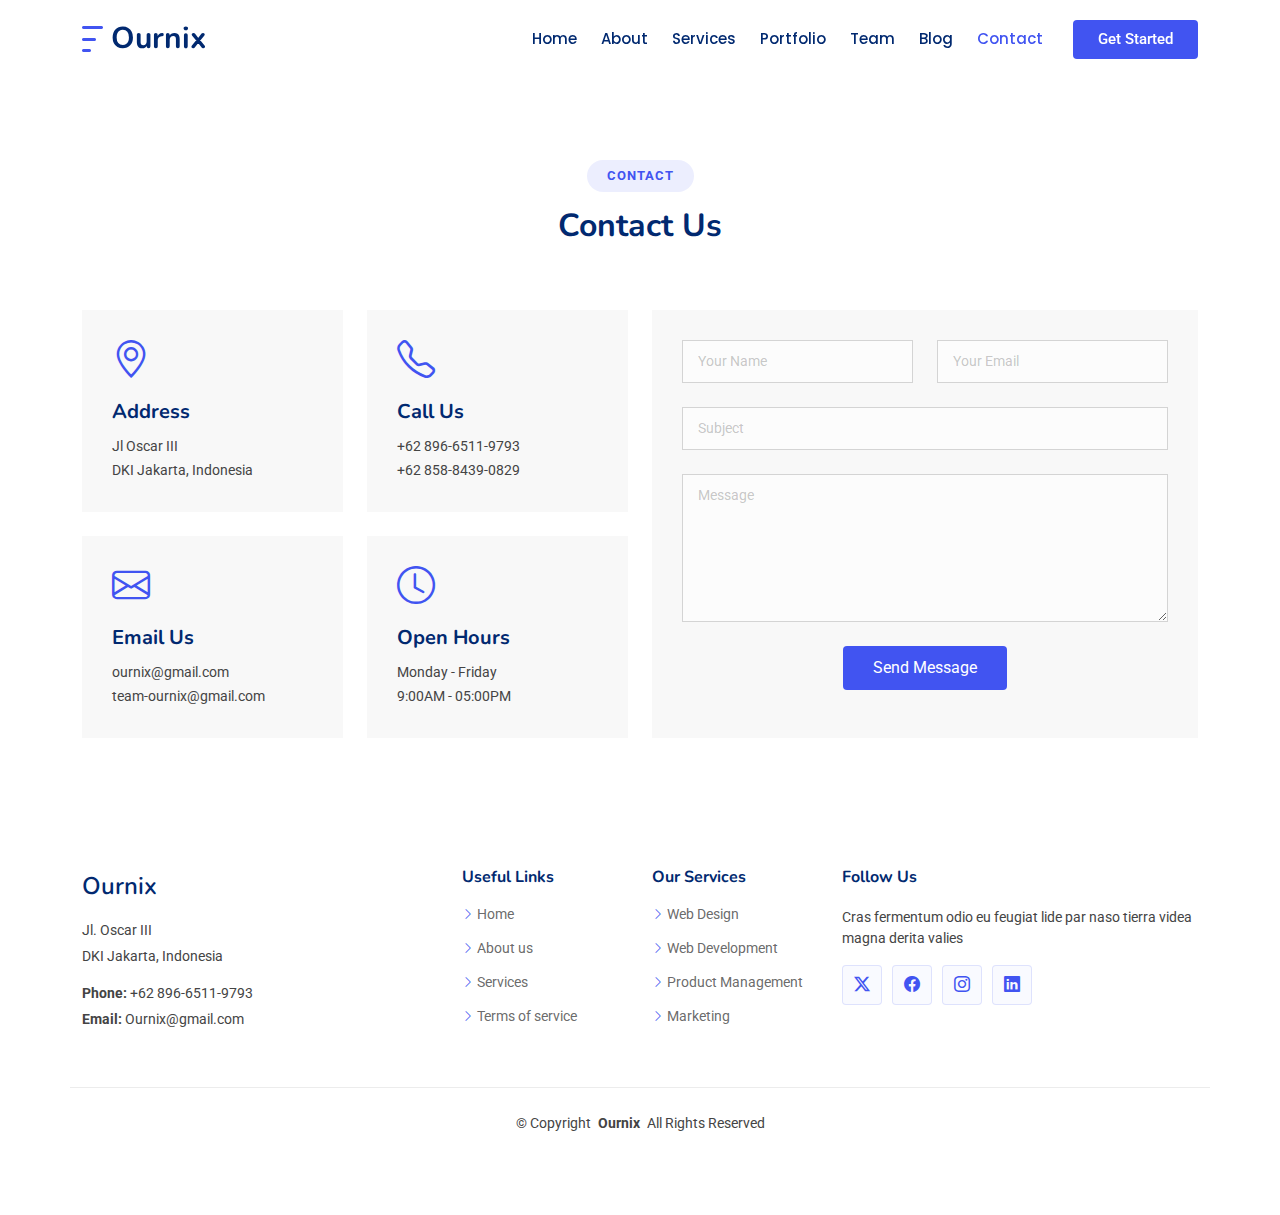
<file: contact.html>
<!DOCTYPE html>
<html lang="en">

<head>
  <meta charset="utf-8">
  <meta content="width=device-width, initial-scale=1.0" name="viewport">
  <title>Index - Ournix.com</title>
  <meta name="description" content="">
  <meta name="keywords" content="">

  <!-- Favicons -->
  <link href="assets/img/favicon.png" rel="icon">
  <link href="assets/img/apple-touch-icon.png" rel="apple-touch-icon">

  <!-- Fonts -->
  <link href="https://fonts.googleapis.com" rel="preconnect">
  <link href="https://fonts.gstatic.com" rel="preconnect" crossorigin>
  <link href="https://fonts.googleapis.com/css2?family=Roboto:ital,wght@0,100;0,300;0,400;0,500;0,700;0,900;1,100;1,300;1,400;1,500;1,700;1,900&family=Poppins:ital,wght@0,100;0,200;0,300;0,400;0,500;0,600;0,700;0,800;0,900;1,100;1,200;1,300;1,400;1,500;1,600;1,700;1,800;1,900&family=Nunito:ital,wght@0,200;0,300;0,400;0,500;0,600;0,700;0,800;0,900;1,200;1,300;1,400;1,500;1,600;1,700;1,800;1,900&display=swap" rel="stylesheet">

  <!-- Vendor CSS Files -->
  <link href="assets/vendor/bootstrap/css/bootstrap.min.css" rel="stylesheet">
  <link href="assets/vendor/bootstrap-icons/bootstrap-icons.css" rel="stylesheet">
  <link href="assets/vendor/aos/aos.css" rel="stylesheet">
  <link href="assets/vendor/glightbox/css/glightbox.min.css" rel="stylesheet">
  <link href="assets/vendor/swiper/swiper-bundle.min.css" rel="stylesheet">

  <!-- Main CSS File -->
  <link href="assets/css/main.css" rel="stylesheet">

</head>

<body class="index-page">

  <header id="header" class="header d-flex align-items-center fixed-top">
    <div class="container-fluid container-xl position-relative d-flex align-items-center">

      <a href="index.html" class="logo d-flex align-items-center me-auto">
        <!-- Uncomment the line below if you also wish to use an image logo -->
        <img src="assets/img/logo.png" alt="">
        <h1 class="sitename">Ournix</h1>
      </a>

      <nav id="navmenu" class="navmenu">
        <ul>
          <li><a href="index.html">Home<br></a></li>
          <li><a href="about.html">About</a></li>
          <li><a href="services.html">Services</a></li>
          <li><a href="portfolio.html">Portfolio</a></li>
          <li><a href="team.html">Team</a></li>
          <li><a href="blog.html">Blog</a></li>
          <li><a href="contact.html" class="active">Contact</a></li>
        </ul>
        <i class="mobile-nav-toggle d-xl-none bi bi-list"></i>
      </nav>

      <a class="btn-getstarted flex-md-shrink-0" href="index.html#about">Get Started</a>

    </div>
  </header>

  <main class="main">
<!-- About Section -->
    <section id="about" class="about section"> 
    </section>

    <!-- Contact Section -->
    <section id="contact" class="contact section">

      <!-- Contact Section -->
    <section id="contact" class="contact section">

      <!-- Section Title -->
      <div class="container section-title" data-aos="fade-up">
        <h2>Contact</h2>
        <p>Contact Us</p>
      </div><!-- End Section Title -->

      <div class="container" data-aos="fade-up" data-aos-delay="100">

        <div class="row gy-4">

          <div class="col-lg-6">

            <div class="row gy-4">
              <div class="col-md-6">
                <div class="info-item" data-aos="fade" data-aos-delay="200">
                  <i class="bi bi-geo-alt"></i>
                  <h3>Address</h3>
                  <p>Jl Oscar III</p>
                  <p>DKI Jakarta, Indonesia</p>
                </div>
              </div><!-- End Info Item -->

              <div class="col-md-6">
                <div class="info-item" data-aos="fade" data-aos-delay="300">
                  <i class="bi bi-telephone"></i>
                  <h3>Call Us</h3>
                  <p>+62 896-6511-9793</p>
                  <p>+62 858-8439-0829</p>
                </div>
              </div><!-- End Info Item -->

              <div class="col-md-6">
                <div class="info-item" data-aos="fade" data-aos-delay="400">
                  <i class="bi bi-envelope"></i>
                  <h3>Email Us</h3>
                  <p>ournix@gmail.com</p>
                  <p>team-ournix@gmail.com</p>
                </div>
              </div><!-- End Info Item -->

              <div class="col-md-6">
                <div class="info-item" data-aos="fade" data-aos-delay="500">
                  <i class="bi bi-clock"></i>
                  <h3>Open Hours</h3>
                  <p>Monday - Friday</p>
                  <p>9:00AM - 05:00PM</p>
                </div>
              </div><!-- End Info Item -->

            </div>

          </div>

          <div class="col-lg-6">
            <form action="forms/contact.php" method="post" class="php-email-form" data-aos="fade-up" data-aos-delay="200">
              <div class="row gy-4">

                <div class="col-md-6">
                  <input type="text" name="name" class="form-control" placeholder="Your Name" required="">
                </div>

                <div class="col-md-6 ">
                  <input type="email" class="form-control" name="email" placeholder="Your Email" required="">
                </div>

                <div class="col-12">
                  <input type="text" class="form-control" name="subject" placeholder="Subject" required="">
                </div>

                <div class="col-12">
                  <textarea class="form-control" name="message" rows="6" placeholder="Message" required=""></textarea>
                </div>

                <div class="col-12 text-center">
                  <div class="loading">Loading</div>
                  <div class="error-message"></div>
                  <div class="sent-message">Your message has been sent. Thank you!</div>

                  <button type="submit">Send Message</button>
                </div>

              </div>
            </form>
          </div><!-- End Contact Form -->

        </div>

      </div>

    </section><!-- /Contact Section -->

  </main>

  <footer id="footer" class="footer">

    <div class="container footer-top">
      <div class="row gy-4">
        <div class="col-lg-4 col-md-6 footer-about">
          <a href="index.html" class="d-flex align-items-center">
            <span class="sitename">Ournix</span>
          </a>
          <div class="footer-contact pt-3">
            <p>Jl. Oscar III</p>
            <p>DKI Jakarta, Indonesia</p>
            <p class="mt-3"><strong>Phone:</strong> <span>+62 896-6511-9793</span></p>
            <p><strong>Email:</strong> <span>Ournix@gmail.com</span></p>
          </div>
        </div>

        <div class="col-lg-2 col-md-3 footer-links">
          <h4>Useful Links</h4>
          <ul>
            <li><i class="bi bi-chevron-right"></i> <a href="index.html">Home</a></li>
            <li><i class="bi bi-chevron-right"></i> <a href="about.html">About us</a></li>
            <li><i class="bi bi-chevron-right"></i> <a href="services.html">Services</a></li>
            <li><i class="bi bi-chevron-right"></i> <a href="#">Terms of service</a></li>
          </ul>
        </div>

        <div class="col-lg-2 col-md-3 footer-links">
          <h4>Our Services</h4>
          <ul>
            <li><i class="bi bi-chevron-right"></i> <a href="#">Web Design</a></li>
            <li><i class="bi bi-chevron-right"></i> <a href="#">Web Development</a></li>
            <li><i class="bi bi-chevron-right"></i> <a href="#">Product Management</a></li>
            <li><i class="bi bi-chevron-right"></i> <a href="#">Marketing</a></li>
          </ul>
        </div>

        <div class="col-lg-4 col-md-12">
          <h4>Follow Us</h4>
          <p>Cras fermentum odio eu feugiat lide par naso tierra videa magna derita valies</p>
          <div class="social-links d-flex">
            <a href=""><i class="bi bi-twitter-x"></i></a>
            <a href=""><i class="bi bi-facebook"></i></a>
            <a href=""><i class="bi bi-instagram"></i></a>
            <a href=""><i class="bi bi-linkedin"></i></a>
          </div>
        </div>

      </div>
    </div>

    <div class="container copyright text-center mt-4">
      <p>© <span>Copyright</span> <strong class="px-1 sitename">Ournix</strong> <span>All Rights Reserved</span></p>
      <div class="credits">
      </div>
    </div>

  </footer>

  <!-- Scroll Top -->
  <a href="#" id="scroll-top" class="scroll-top d-flex align-items-center justify-content-center"><i class="bi bi-arrow-up-short"></i></a>

  <!-- Vendor JS Files -->
  <script src="assets/vendor/bootstrap/js/bootstrap.bundle.min.js"></script>
  <script src="assets/vendor/php-email-form/validate.js"></script>
  <script src="assets/vendor/aos/aos.js"></script>
  <script src="assets/vendor/glightbox/js/glightbox.min.js"></script>
  <script src="assets/vendor/purecounter/purecounter_vanilla.js"></script>
  <script src="assets/vendor/imagesloaded/imagesloaded.pkgd.min.js"></script>
  <script src="assets/vendor/isotope-layout/isotope.pkgd.min.js"></script>
  <script src="assets/vendor/swiper/swiper-bundle.min.js"></script>

  <!-- Main JS File -->
  <script src="assets/js/main.js"></script>

</body>

</html>
</file>
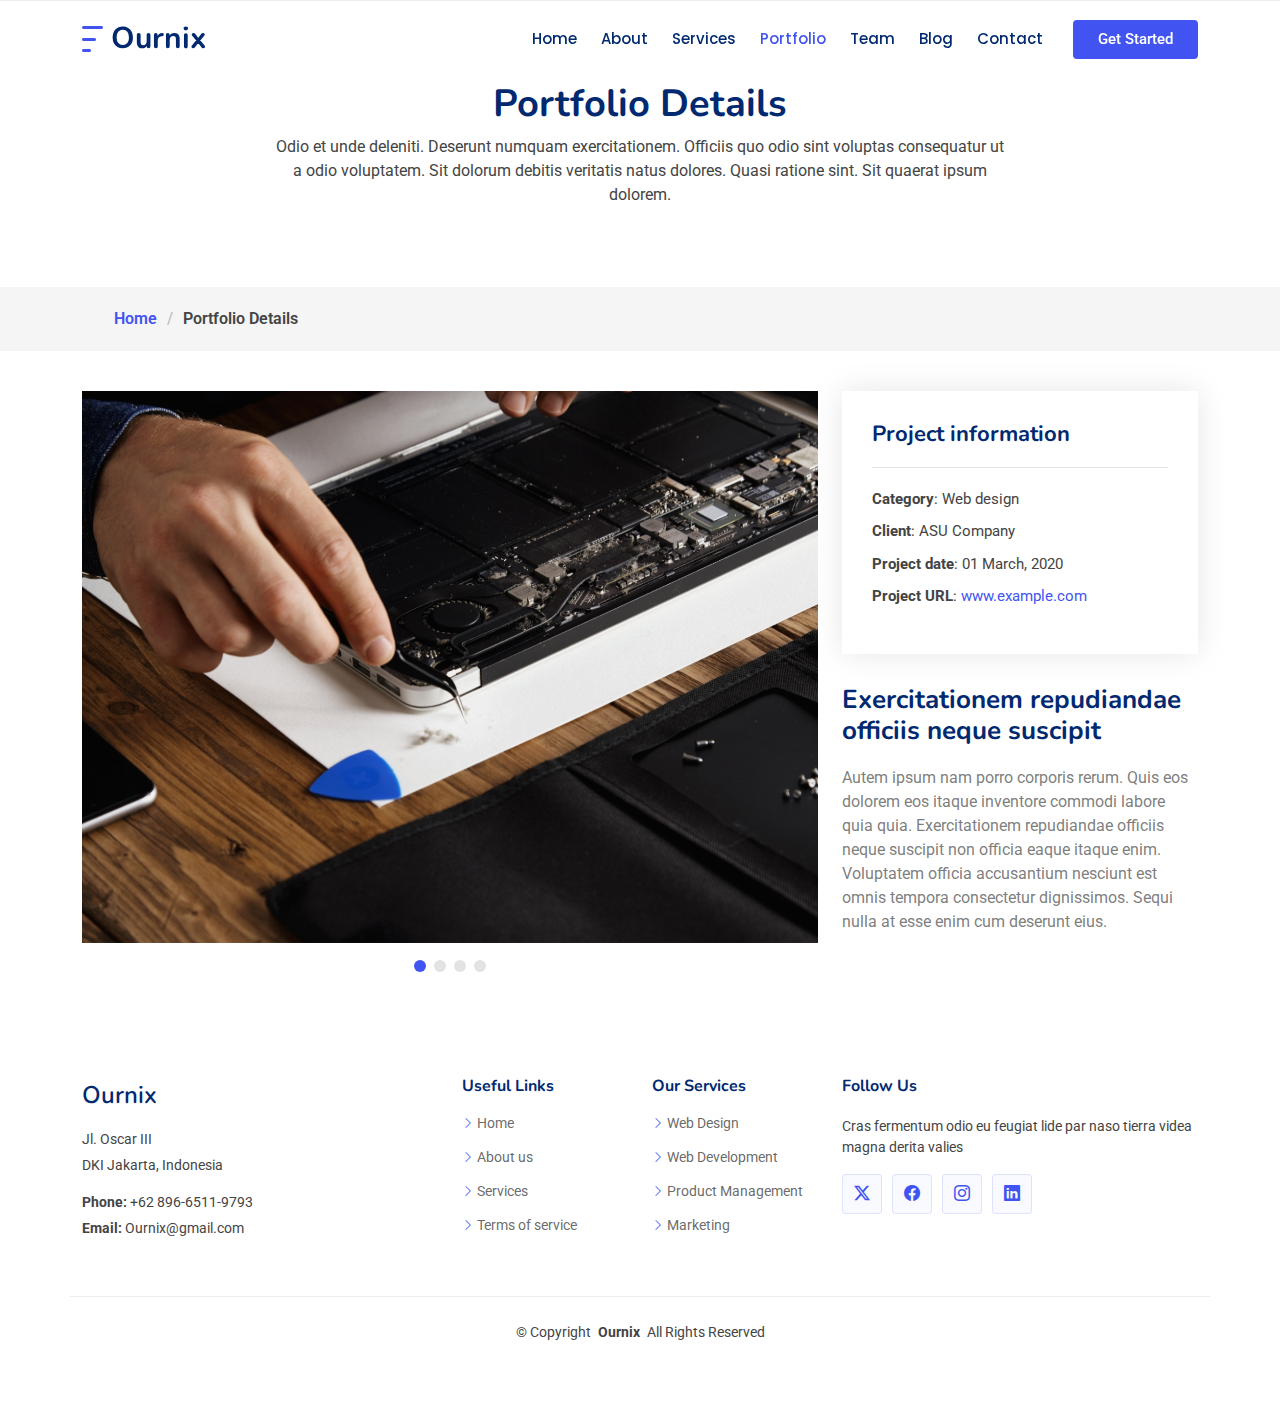
<file: portfolio-details.html>
<!DOCTYPE html>
<html lang="en">

<head>
  <meta charset="utf-8">
  <meta content="width=device-width, initial-scale=1.0" name="viewport">
  <title>Index - Ournix.com</title>
  <meta name="description" content="">
  <meta name="keywords" content="">

  <!-- Favicons -->
  <link href="assets/img/favicon.png" rel="icon">
  <link href="assets/img/apple-touch-icon.png" rel="apple-touch-icon">

  <!-- Fonts -->
  <link href="https://fonts.googleapis.com" rel="preconnect">
  <link href="https://fonts.gstatic.com" rel="preconnect" crossorigin>
  <link href="https://fonts.googleapis.com/css2?family=Roboto:ital,wght@0,100;0,300;0,400;0,500;0,700;0,900;1,100;1,300;1,400;1,500;1,700;1,900&family=Poppins:ital,wght@0,100;0,200;0,300;0,400;0,500;0,600;0,700;0,800;0,900;1,100;1,200;1,300;1,400;1,500;1,600;1,700;1,800;1,900&family=Nunito:ital,wght@0,200;0,300;0,400;0,500;0,600;0,700;0,800;0,900;1,200;1,300;1,400;1,500;1,600;1,700;1,800;1,900&display=swap" rel="stylesheet">

  <!-- Vendor CSS Files -->
  <link href="assets/vendor/bootstrap/css/bootstrap.min.css" rel="stylesheet">
  <link href="assets/vendor/bootstrap-icons/bootstrap-icons.css" rel="stylesheet">
  <link href="assets/vendor/aos/aos.css" rel="stylesheet">
  <link href="assets/vendor/glightbox/css/glightbox.min.css" rel="stylesheet">
  <link href="assets/vendor/swiper/swiper-bundle.min.css" rel="stylesheet">

  <!-- Main CSS File -->
  <link href="assets/css/main.css" rel="stylesheet">

</head>

<body class="index-page">

  <header id="header" class="header d-flex align-items-center fixed-top">
    <div class="container-fluid container-xl position-relative d-flex align-items-center">

      <a href="index.html" class="logo d-flex align-items-center me-auto">
        <!-- Uncomment the line below if you also wish to use an image logo -->
        <img src="assets/img/logo.png" alt="">
        <h1 class="sitename">Ournix</h1>
      </a>

      <nav id="navmenu" class="navmenu">
        <ul>
          <li><a href="index.html">Home<br></a></li>
          <li><a href="about.html">About</a></li>
          <li><a href="services.html">Services</a></li>
          <li><a href="portfolio.html" class="active">Portfolio</a></li>
          <li><a href="team.html">Team</a></li>
          <li><a href="blog.html">Blog</a></li>
          <li><a href="contact.html">Contact</a></li>
        </ul>
        <i class="mobile-nav-toggle d-xl-none bi bi-list"></i>
      </nav>

      <a class="btn-getstarted flex-md-shrink-0" href="index.html#about">Get Started</a>

    </div>
  </header>

  <main class="main">

    <!-- Page Title -->
    <div class="page-title">
      <div class="heading">
        <div class="container">
          <div class="row d-flex justify-content-center text-center">
            <div class="col-lg-8">
              <h1>Portfolio Details</h1>
              <p class="mb-0">Odio et unde deleniti. Deserunt numquam exercitationem. Officiis quo odio sint voluptas consequatur ut a odio voluptatem. Sit dolorum debitis veritatis natus dolores. Quasi ratione sint. Sit quaerat ipsum dolorem.</p>
            </div>
          </div>
        </div>
      </div>
      <nav class="breadcrumbs">
        <div class="container">
          <ol>
            <li><a href="index.html">Home</a></li>
            <li class="current">Portfolio Details</li>
          </ol>
        </div>
      </nav>
    </div><!-- End Page Title -->

    <!-- Portfolio Details Section -->
    <section id="portfolio-details" class="portfolio-details section">

      <div class="container" data-aos="fade-up" data-aos-delay="100">

        <div class="row gy-4">

          <div class="col-lg-8">
            <div class="portfolio-details-slider swiper init-swiper">

              <script type="application/json" class="swiper-config">
                {
                  "loop": true,
                  "speed": 600,
                  "autoplay": {
                    "delay": 5000
                  },
                  "slidesPerView": "auto",
                  "pagination": {
                    "el": ".swiper-pagination",
                    "type": "bullets",
                    "clickable": true
                  }
                }
              </script>

              <div class="swiper-wrapper align-items-center">

                <div class="swiper-slide">
                  <img src="assets/img/portfolio/app-1.jpg" alt="">
                </div>

                <div class="swiper-slide">
                  <img src="assets/img/portfolio/product-1.jpg" alt="">
                </div>

                <div class="swiper-slide">
                  <img src="assets/img/portfolio/branding-1.jpg" alt="">
                </div>

                <div class="swiper-slide">
                  <img src="assets/img/portfolio/books-1.jpg" alt="">
                </div>

              </div>
              <div class="swiper-pagination"></div>
            </div>
          </div>

          <div class="col-lg-4">
            <div class="portfolio-info" data-aos="fade-up" data-aos-delay="200">
              <h3>Project information</h3>
              <ul>
                <li><strong>Category</strong>: Web design</li>
                <li><strong>Client</strong>: ASU Company</li>
                <li><strong>Project date</strong>: 01 March, 2020</li>
                <li><strong>Project URL</strong>: <a href="#">www.example.com</a></li>
              </ul>
            </div>
            <div class="portfolio-description" data-aos="fade-up" data-aos-delay="300">
              <h2>Exercitationem repudiandae officiis neque suscipit</h2>
              <p>
                Autem ipsum nam porro corporis rerum. Quis eos dolorem eos itaque inventore commodi labore quia quia. Exercitationem repudiandae officiis neque suscipit non officia eaque itaque enim. Voluptatem officia accusantium nesciunt est omnis tempora consectetur dignissimos. Sequi nulla at esse enim cum deserunt eius.
              </p>
            </div>
          </div>

        </div>

      </div>

    </section><!-- /Portfolio Details Section -->

  </main>

  <footer id="footer" class="footer">

    <div class="container footer-top">
      <div class="row gy-4">
        <div class="col-lg-4 col-md-6 footer-about">
          <a href="index.html" class="d-flex align-items-center">
            <span class="sitename">Ournix</span>
          </a>
          <div class="footer-contact pt-3">
            <p>Jl. Oscar III</p>
            <p>DKI Jakarta, Indonesia</p>
            <p class="mt-3"><strong>Phone:</strong> <span>+62 896-6511-9793</span></p>
            <p><strong>Email:</strong> <span>Ournix@gmail.com</span></p>
          </div>
        </div>

        <div class="col-lg-2 col-md-3 footer-links">
          <h4>Useful Links</h4>
          <ul>
            <li><i class="bi bi-chevron-right"></i> <a href="index.html">Home</a></li>
            <li><i class="bi bi-chevron-right"></i> <a href="about.html">About us</a></li>
            <li><i class="bi bi-chevron-right"></i> <a href="services.html">Services</a></li>
            <li><i class="bi bi-chevron-right"></i> <a href="#">Terms of service</a></li>
          </ul>
        </div>

        <div class="col-lg-2 col-md-3 footer-links">
          <h4>Our Services</h4>
          <ul>
            <li><i class="bi bi-chevron-right"></i> <a href="#">Web Design</a></li>
            <li><i class="bi bi-chevron-right"></i> <a href="#">Web Development</a></li>
            <li><i class="bi bi-chevron-right"></i> <a href="#">Product Management</a></li>
            <li><i class="bi bi-chevron-right"></i> <a href="#">Marketing</a></li>
          </ul>
        </div>

        <div class="col-lg-4 col-md-12">
          <h4>Follow Us</h4>
          <p>Cras fermentum odio eu feugiat lide par naso tierra videa magna derita valies</p>
          <div class="social-links d-flex">
            <a href=""><i class="bi bi-twitter-x"></i></a>
            <a href=""><i class="bi bi-facebook"></i></a>
            <a href=""><i class="bi bi-instagram"></i></a>
            <a href=""><i class="bi bi-linkedin"></i></a>
          </div>
        </div>

      </div>
    </div>

    <div class="container copyright text-center mt-4">
      <p>© <span>Copyright</span> <strong class="px-1 sitename">Ournix</strong> <span>All Rights Reserved</span></p>
      <div class="credits">
      </div>
    </div>

  </footer>

  <!-- Scroll Top -->
  <a href="#" id="scroll-top" class="scroll-top d-flex align-items-center justify-content-center"><i class="bi bi-arrow-up-short"></i></a>

  <!-- Vendor JS Files -->
  <script src="assets/vendor/bootstrap/js/bootstrap.bundle.min.js"></script>
  <script src="assets/vendor/php-email-form/validate.js"></script>
  <script src="assets/vendor/aos/aos.js"></script>
  <script src="assets/vendor/glightbox/js/glightbox.min.js"></script>
  <script src="assets/vendor/purecounter/purecounter_vanilla.js"></script>
  <script src="assets/vendor/imagesloaded/imagesloaded.pkgd.min.js"></script>
  <script src="assets/vendor/isotope-layout/isotope.pkgd.min.js"></script>
  <script src="assets/vendor/swiper/swiper-bundle.min.js"></script>

  <!-- Main JS File -->
  <script src="assets/js/main.js"></script>

</body>

</html>
</file>
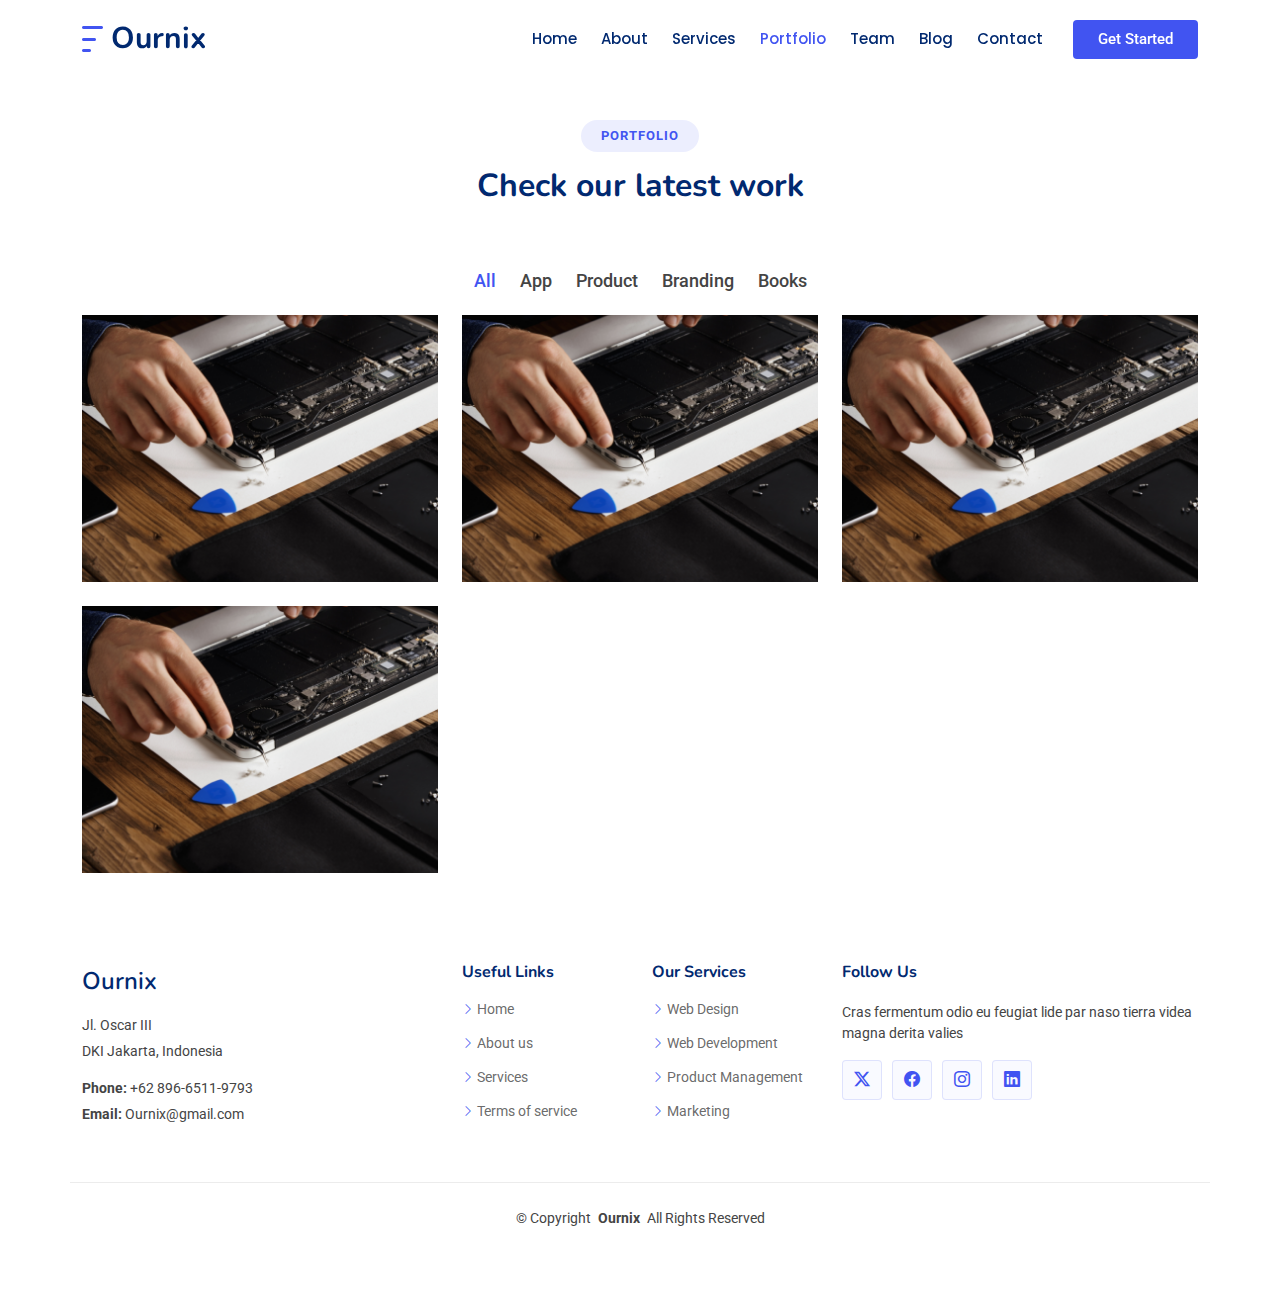
<file: portfolio.html>
<!DOCTYPE html>
<html lang="en">

<head>
  <meta charset="utf-8">
  <meta content="width=device-width, initial-scale=1.0" name="viewport">
  <title>Index - Ournix.com</title>
  <meta name="description" content="">
  <meta name="keywords" content="">

  <!-- Favicons -->
  <link href="assets/img/favicon.png" rel="icon">
  <link href="assets/img/apple-touch-icon.png" rel="apple-touch-icon">

  <!-- Fonts -->
  <link href="https://fonts.googleapis.com" rel="preconnect">
  <link href="https://fonts.gstatic.com" rel="preconnect" crossorigin>
  <link href="https://fonts.googleapis.com/css2?family=Roboto:ital,wght@0,100;0,300;0,400;0,500;0,700;0,900;1,100;1,300;1,400;1,500;1,700;1,900&family=Poppins:ital,wght@0,100;0,200;0,300;0,400;0,500;0,600;0,700;0,800;0,900;1,100;1,200;1,300;1,400;1,500;1,600;1,700;1,800;1,900&family=Nunito:ital,wght@0,200;0,300;0,400;0,500;0,600;0,700;0,800;0,900;1,200;1,300;1,400;1,500;1,600;1,700;1,800;1,900&display=swap" rel="stylesheet">

  <!-- Vendor CSS Files -->
  <link href="assets/vendor/bootstrap/css/bootstrap.min.css" rel="stylesheet">
  <link href="assets/vendor/bootstrap-icons/bootstrap-icons.css" rel="stylesheet">
  <link href="assets/vendor/aos/aos.css" rel="stylesheet">
  <link href="assets/vendor/glightbox/css/glightbox.min.css" rel="stylesheet">
  <link href="assets/vendor/swiper/swiper-bundle.min.css" rel="stylesheet">

  <!-- Main CSS File -->
  <link href="assets/css/main.css" rel="stylesheet">

</head>

<body class="index-page">

  <header id="header" class="header d-flex align-items-center fixed-top">
    <div class="container-fluid container-xl position-relative d-flex align-items-center">

      <a href="index.html" class="logo d-flex align-items-center me-auto">
        <!-- Uncomment the line below if you also wish to use an image logo -->
        <img src="assets/img/logo.png" alt="">
        <h1 class="sitename">Ournix</h1>
      </a>

      <nav id="navmenu" class="navmenu">
        <ul>
          <li><a href="index.html">Home<br></a></li>
          <li><a href="about.html">About</a></li>
          <li><a href="services.html">Services</a></li>
          <li><a href="portfolio.html" class="active">Portfolio</a></li>
          <li><a href="team.html">Team</a></li>
          <li><a href="blog.html">Blog</a></li>
          <li><a href="contact.html">Contact</a></li>
        </ul>
        <i class="mobile-nav-toggle d-xl-none bi bi-list"></i>
      </nav>

      <a class="btn-getstarted flex-md-shrink-0" href="index.html#about">Get Started</a>

    </div>
  </header>

  <main class="main">
<!-- About Section -->
    <section id="about" class="about section"> 
    </section>

    <!-- Portfolio Section -->
    <section id="portfolio" class="portfolio section">

      <!-- Section Title -->
      <div class="container section-title" data-aos="fade-up">
        <h2>Portfolio</h2>
        <p>Check our latest work</p>
      </div><!-- End Section Title -->

      <div class="container">

        <div class="isotope-layout" data-default-filter="*" data-layout="masonry" data-sort="original-order">

          <ul class="portfolio-filters isotope-filters" data-aos="fade-up" data-aos-delay="100">
            <li data-filter="*" class="filter-active">All</li>
            <li data-filter=".filter-app">App</li>
            <li data-filter=".filter-product">Product</li>
            <li data-filter=".filter-branding">Branding</li>
            <li data-filter=".filter-books">Books</li>
          </ul><!-- End Portfolio Filters -->

          <div class="row gy-4 isotope-container" data-aos="fade-up" data-aos-delay="200">


            <div class="col-lg-4 col-md-6 portfolio-item isotope-item filter-app">
              <div class="portfolio-content h-100">
                <img src="assets/img/portfolio/app-3.jpg" class="img-fluid" alt="">
                <div class="portfolio-info">
                  <h4>App 3</h4>
                  <p>Lorem ipsum, dolor sit amet consectetur</p>
                  <a href="assets/img/portfolio/app-3.jpg" title="App 3" data-gallery="portfolio-gallery-app" class="glightbox preview-link"><i class="bi bi-zoom-in"></i></a>
                  <a href="portfolio-details.html" title="More Details" class="details-link"><i class="bi bi-link-45deg"></i></a>
                </div>
              </div>
            </div><!-- End Portfolio Item -->

            <div class="col-lg-4 col-md-6 portfolio-item isotope-item filter-product">
              <div class="portfolio-content h-100">
                <img src="assets/img/portfolio/product-3.jpg" class="img-fluid" alt="">
                <div class="portfolio-info">
                  <h4>Product 3</h4>
                  <p>Lorem ipsum, dolor sit amet consectetur</p>
                  <a href="assets/img/portfolio/product-3.jpg" title="Product 3" data-gallery="portfolio-gallery-product" class="glightbox preview-link"><i class="bi bi-zoom-in"></i></a>
                  <a href="portfolio-details.html" title="More Details" class="details-link"><i class="bi bi-link-45deg"></i></a>
                </div>
              </div>
            </div><!-- End Portfolio Item -->

            <div class="col-lg-4 col-md-6 portfolio-item isotope-item filter-branding">
              <div class="portfolio-content h-100">
                <img src="assets/img/portfolio/branding-3.jpg" class="img-fluid" alt="">
                <div class="portfolio-info">
                  <h4>Branding 3</h4>
                  <p>Lorem ipsum, dolor sit amet consectetur</p>
                  <a href="assets/img/portfolio/branding-3.jpg" title="Branding 2" data-gallery="portfolio-gallery-branding" class="glightbox preview-link"><i class="bi bi-zoom-in"></i></a>
                  <a href="portfolio-details.html" title="More Details" class="details-link"><i class="bi bi-link-45deg"></i></a>
                </div>
              </div>
            </div><!-- End Portfolio Item -->

            <div class="col-lg-4 col-md-6 portfolio-item isotope-item filter-books">
              <div class="portfolio-content h-100">
                <img src="assets/img/portfolio/books-3.jpg" class="img-fluid" alt="">
                <div class="portfolio-info">
                  <h4>Books 3</h4>
                  <p>Lorem ipsum, dolor sit amet consectetur</p>
                  <a href="assets/img/portfolio/books-3.jpg" title="Branding 3" data-gallery="portfolio-gallery-book" class="glightbox preview-link"><i class="bi bi-zoom-in"></i></a>
                  <a href="portfolio-details.html" title="More Details" class="details-link"><i class="bi bi-link-45deg"></i></a>
                </div>
              </div>
            </div><!-- End Portfolio Item -->

          </div><!-- End Portfolio Container -->

        </div>

      </div>

    </section><!-- /Portfolio Section -->

  </main>

  <footer id="footer" class="footer">

    <div class="container footer-top">
      <div class="row gy-4">
        <div class="col-lg-4 col-md-6 footer-about">
          <a href="index.html" class="d-flex align-items-center">
            <span class="sitename">Ournix</span>
          </a>
          <div class="footer-contact pt-3">
            <p>Jl. Oscar III</p>
            <p>DKI Jakarta, Indonesia</p>
            <p class="mt-3"><strong>Phone:</strong> <span>+62 896-6511-9793</span></p>
            <p><strong>Email:</strong> <span>Ournix@gmail.com</span></p>
          </div>
        </div>

        <div class="col-lg-2 col-md-3 footer-links">
          <h4>Useful Links</h4>
          <ul>
            <li><i class="bi bi-chevron-right"></i> <a href="index.html">Home</a></li>
            <li><i class="bi bi-chevron-right"></i> <a href="about.html">About us</a></li>
            <li><i class="bi bi-chevron-right"></i> <a href="services.html">Services</a></li>
            <li><i class="bi bi-chevron-right"></i> <a href="#">Terms of service</a></li>
          </ul>
        </div>

        <div class="col-lg-2 col-md-3 footer-links">
          <h4>Our Services</h4>
          <ul>
            <li><i class="bi bi-chevron-right"></i> <a href="#">Web Design</a></li>
            <li><i class="bi bi-chevron-right"></i> <a href="#">Web Development</a></li>
            <li><i class="bi bi-chevron-right"></i> <a href="#">Product Management</a></li>
            <li><i class="bi bi-chevron-right"></i> <a href="#">Marketing</a></li>
          </ul>
        </div>

        <div class="col-lg-4 col-md-12">
          <h4>Follow Us</h4>
          <p>Cras fermentum odio eu feugiat lide par naso tierra videa magna derita valies</p>
          <div class="social-links d-flex">
            <a href=""><i class="bi bi-twitter-x"></i></a>
            <a href=""><i class="bi bi-facebook"></i></a>
            <a href=""><i class="bi bi-instagram"></i></a>
            <a href=""><i class="bi bi-linkedin"></i></a>
          </div>
        </div>

      </div>
    </div>

    <div class="container copyright text-center mt-4">
      <p>© <span>Copyright</span> <strong class="px-1 sitename">Ournix</strong> <span>All Rights Reserved</span></p>
      <div class="credits">
      </div>
    </div>

  </footer>

  <!-- Scroll Top -->
  <a href="#" id="scroll-top" class="scroll-top d-flex align-items-center justify-content-center"><i class="bi bi-arrow-up-short"></i></a>

  <!-- Vendor JS Files -->
  <script src="assets/vendor/bootstrap/js/bootstrap.bundle.min.js"></script>
  <script src="assets/vendor/php-email-form/validate.js"></script>
  <script src="assets/vendor/aos/aos.js"></script>
  <script src="assets/vendor/glightbox/js/glightbox.min.js"></script>
  <script src="assets/vendor/purecounter/purecounter_vanilla.js"></script>
  <script src="assets/vendor/imagesloaded/imagesloaded.pkgd.min.js"></script>
  <script src="assets/vendor/isotope-layout/isotope.pkgd.min.js"></script>
  <script src="assets/vendor/swiper/swiper-bundle.min.js"></script>

  <!-- Main JS File -->
  <script src="assets/js/main.js"></script>

</body>

</html>
</file>
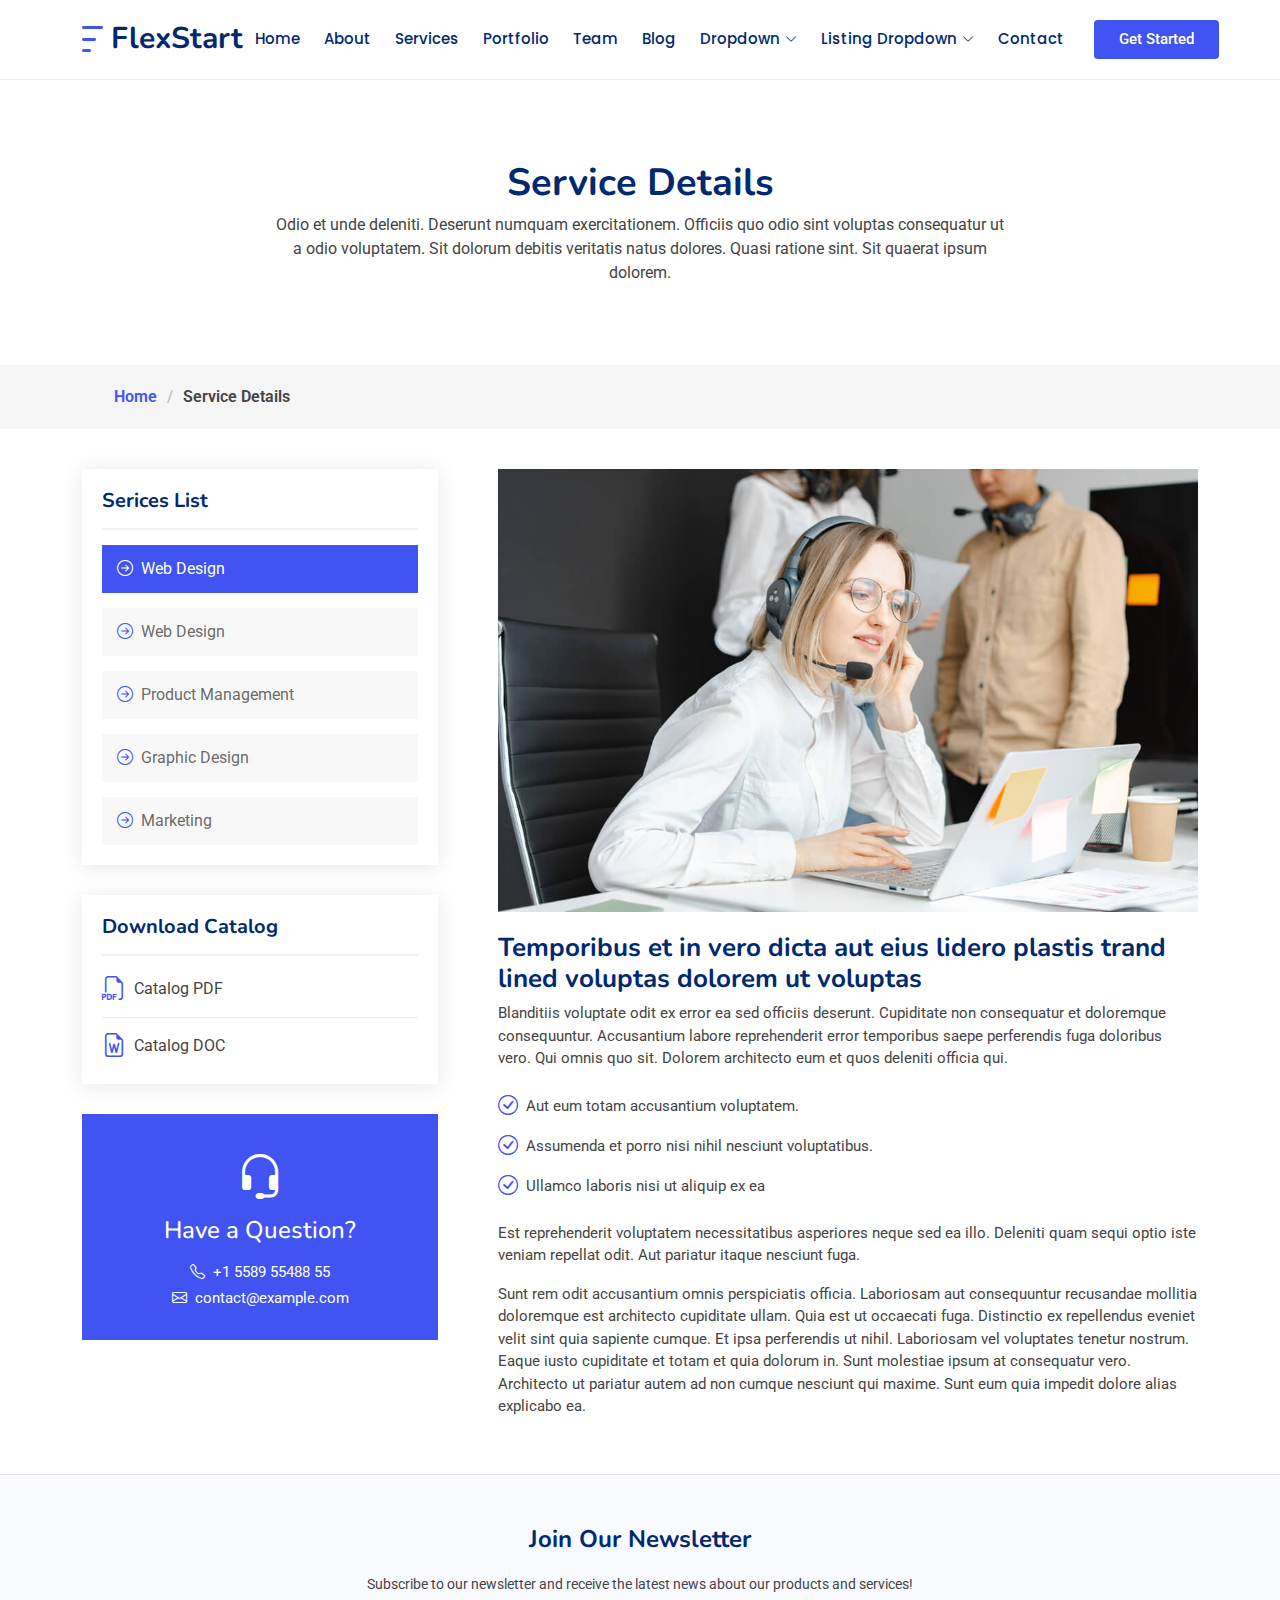
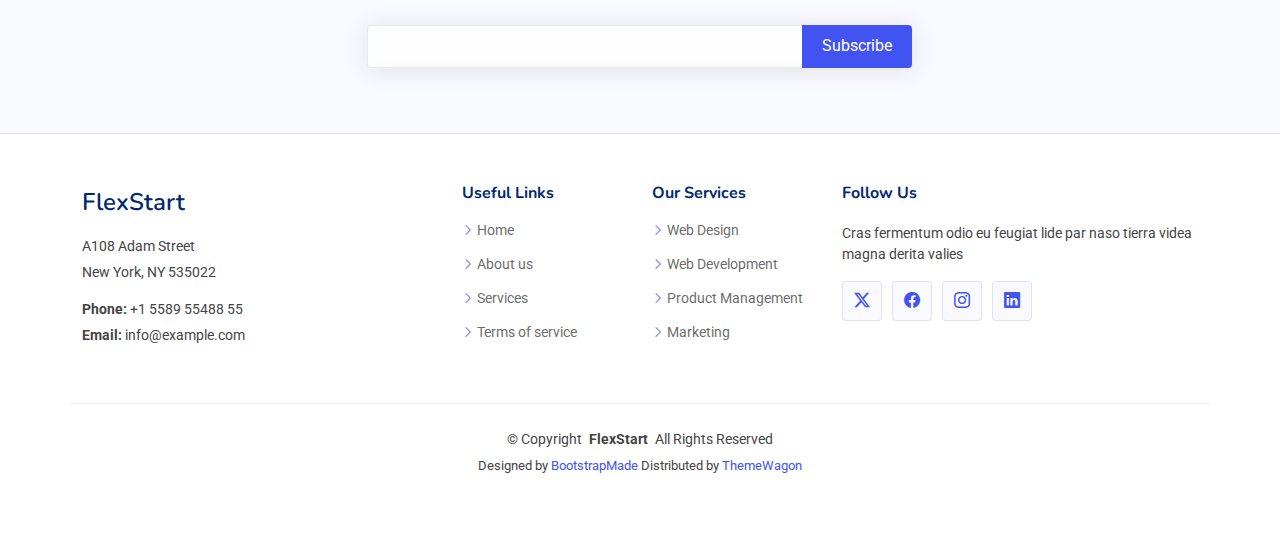
<file: service-details.html>
<!DOCTYPE html>
<html lang="en">

<head>
  <meta charset="utf-8">
  <meta content="width=device-width, initial-scale=1.0" name="viewport">
  <title>Service Details - FlexStart Bootstrap Template</title>
  <meta name="description" content="">
  <meta name="keywords" content="">

  <!-- Favicons -->
  <link href="assets/img/favicon.png" rel="icon">
  <link href="assets/img/apple-touch-icon.png" rel="apple-touch-icon">

  <!-- Fonts -->
  <link href="https://fonts.googleapis.com" rel="preconnect">
  <link href="https://fonts.gstatic.com" rel="preconnect" crossorigin>
  <link href="https://fonts.googleapis.com/css2?family=Roboto:ital,wght@0,100;0,300;0,400;0,500;0,700;0,900;1,100;1,300;1,400;1,500;1,700;1,900&family=Poppins:ital,wght@0,100;0,200;0,300;0,400;0,500;0,600;0,700;0,800;0,900;1,100;1,200;1,300;1,400;1,500;1,600;1,700;1,800;1,900&family=Nunito:ital,wght@0,200;0,300;0,400;0,500;0,600;0,700;0,800;0,900;1,200;1,300;1,400;1,500;1,600;1,700;1,800;1,900&display=swap" rel="stylesheet">

  <!-- Vendor CSS Files -->
  <link href="assets/vendor/bootstrap/css/bootstrap.min.css" rel="stylesheet">
  <link href="assets/vendor/bootstrap-icons/bootstrap-icons.css" rel="stylesheet">
  <link href="assets/vendor/aos/aos.css" rel="stylesheet">
  <link href="assets/vendor/glightbox/css/glightbox.min.css" rel="stylesheet">
  <link href="assets/vendor/swiper/swiper-bundle.min.css" rel="stylesheet">

  <!-- Main CSS File -->
  <link href="assets/css/main.css" rel="stylesheet">

  <!-- =======================================================
  * Template Name: FlexStart
  * Template URL: https://bootstrapmade.com/flexstart-bootstrap-startup-template/
  * Updated: Nov 01 2024 with Bootstrap v5.3.3
  * Author: BootstrapMade.com
  * License: https://bootstrapmade.com/license/
  ======================================================== -->
</head>

<body class="service-details-page">

  <header id="header" class="header d-flex align-items-center sticky-top">
    <div class="container-fluid container-xl position-relative d-flex align-items-center">

      <a href="index.html" class="logo d-flex align-items-center me-auto">
        <!-- Uncomment the line below if you also wish to use an image logo -->
        <img src="assets/img/logo.png" alt="">
        <h1 class="sitename">FlexStart</h1>
      </a>

      <nav id="navmenu" class="navmenu">
        <ul>
          <li><a href="#hero">Home<br></a></li>
          <li><a href="#about">About</a></li>
          <li><a href="#services">Services</a></li>
          <li><a href="#portfolio">Portfolio</a></li>
          <li><a href="#team">Team</a></li>
          <li><a href="blog.html">Blog</a></li>
          <li class="dropdown"><a href="#"><span>Dropdown</span> <i class="bi bi-chevron-down toggle-dropdown"></i></a>
            <ul>
              <li><a href="#">Dropdown 1</a></li>
              <li class="dropdown"><a href="#"><span>Deep Dropdown</span> <i class="bi bi-chevron-down toggle-dropdown"></i></a>
                <ul>
                  <li><a href="#">Deep Dropdown 1</a></li>
                  <li><a href="#">Deep Dropdown 2</a></li>
                  <li><a href="#">Deep Dropdown 3</a></li>
                  <li><a href="#">Deep Dropdown 4</a></li>
                  <li><a href="#">Deep Dropdown 5</a></li>
                </ul>
              </li>
              <li><a href="#">Dropdown 2</a></li>
              <li><a href="#">Dropdown 3</a></li>
              <li><a href="#">Dropdown 4</a></li>
            </ul>
          </li>
          <li class="listing-dropdown"><a href="#"><span>Listing Dropdown</span> <i class="bi bi-chevron-down toggle-dropdown"></i></a>
            <ul>
              <li>
                <a href="#">Column 1 link 1</a>
                <a href="#">Column 1 link 2</a>
                <a href="#">Column 1 link 3</a>
              </li>
              <li>
                <a href="#">Column 2 link 1</a>
                <a href="#">Column 2 link 2</a>
                <a href="#">Column 3 link 3</a>
              </li>
              <li>
                <a href="#">Column 3 link 1</a>
                <a href="#">Column 3 link 2</a>
                <a href="#">Column 3 link 3</a>
              </li>
              <li>
                <a href="#">Column 4 link 1</a>
                <a href="#">Column 4 link 2</a>
                <a href="#">Column 4 link 3</a>
              </li>
              <li>
                <a href="#">Column 5 link 1</a>
                <a href="#">Column 5 link 2</a>
                <a href="#">Column 5 link 3</a>
              </li>
            </ul>
          </li>
          <li><a href="#contact">Contact</a></li>
        </ul>
        <i class="mobile-nav-toggle d-xl-none bi bi-list"></i>
      </nav>

      <a class="btn-getstarted flex-md-shrink-0" href="index.html#about">Get Started</a>

    </div>
  </header>

  <main class="main">

    <!-- Page Title -->
    <div class="page-title">
      <div class="heading">
        <div class="container">
          <div class="row d-flex justify-content-center text-center">
            <div class="col-lg-8">
              <h1>Service Details</h1>
              <p class="mb-0">Odio et unde deleniti. Deserunt numquam exercitationem. Officiis quo odio sint voluptas consequatur ut a odio voluptatem. Sit dolorum debitis veritatis natus dolores. Quasi ratione sint. Sit quaerat ipsum dolorem.</p>
            </div>
          </div>
        </div>
      </div>
      <nav class="breadcrumbs">
        <div class="container">
          <ol>
            <li><a href="index.html">Home</a></li>
            <li class="current">Service Details</li>
          </ol>
        </div>
      </nav>
    </div><!-- End Page Title -->

    <!-- Service Details Section -->
    <section id="service-details" class="service-details section">

      <div class="container">

        <div class="row gy-5">

          <div class="col-lg-4" data-aos="fade-up" data-aos-delay="100">

            <div class="service-box">
              <h4>Serices List</h4>
              <div class="services-list">
                <a href="#" class="active"><i class="bi bi-arrow-right-circle"></i><span>Web Design</span></a>
                <a href="#"><i class="bi bi-arrow-right-circle"></i><span>Web Design</span></a>
                <a href="#"><i class="bi bi-arrow-right-circle"></i><span>Product Management</span></a>
                <a href="#"><i class="bi bi-arrow-right-circle"></i><span>Graphic Design</span></a>
                <a href="#"><i class="bi bi-arrow-right-circle"></i><span>Marketing</span></a>
              </div>
            </div><!-- End Services List -->

            <div class="service-box">
              <h4>Download Catalog</h4>
              <div class="download-catalog">
                <a href="#"><i class="bi bi-filetype-pdf"></i><span>Catalog PDF</span></a>
                <a href="#"><i class="bi bi-file-earmark-word"></i><span>Catalog DOC</span></a>
              </div>
            </div><!-- End Services List -->

            <div class="help-box d-flex flex-column justify-content-center align-items-center">
              <i class="bi bi-headset help-icon"></i>
              <h4>Have a Question?</h4>
              <p class="d-flex align-items-center mt-2 mb-0"><i class="bi bi-telephone me-2"></i> <span>+1 5589 55488 55</span></p>
              <p class="d-flex align-items-center mt-1 mb-0"><i class="bi bi-envelope me-2"></i> <a href="mailto:contact@example.com">contact@example.com</a></p>
            </div>

          </div>

          <div class="col-lg-8 ps-lg-5" data-aos="fade-up" data-aos-delay="200">
            <img src="assets/img/services.jpg" alt="" class="img-fluid services-img">
            <h3>Temporibus et in vero dicta aut eius lidero plastis trand lined voluptas dolorem ut voluptas</h3>
            <p>
              Blanditiis voluptate odit ex error ea sed officiis deserunt. Cupiditate non consequatur et doloremque consequuntur. Accusantium labore reprehenderit error temporibus saepe perferendis fuga doloribus vero. Qui omnis quo sit. Dolorem architecto eum et quos deleniti officia qui.
            </p>
            <ul>
              <li><i class="bi bi-check-circle"></i> <span>Aut eum totam accusantium voluptatem.</span></li>
              <li><i class="bi bi-check-circle"></i> <span>Assumenda et porro nisi nihil nesciunt voluptatibus.</span></li>
              <li><i class="bi bi-check-circle"></i> <span>Ullamco laboris nisi ut aliquip ex ea</span></li>
            </ul>
            <p>
              Est reprehenderit voluptatem necessitatibus asperiores neque sed ea illo. Deleniti quam sequi optio iste veniam repellat odit. Aut pariatur itaque nesciunt fuga.
            </p>
            <p>
              Sunt rem odit accusantium omnis perspiciatis officia. Laboriosam aut consequuntur recusandae mollitia doloremque est architecto cupiditate ullam. Quia est ut occaecati fuga. Distinctio ex repellendus eveniet velit sint quia sapiente cumque. Et ipsa perferendis ut nihil. Laboriosam vel voluptates tenetur nostrum. Eaque iusto cupiditate et totam et quia dolorum in. Sunt molestiae ipsum at consequatur vero. Architecto ut pariatur autem ad non cumque nesciunt qui maxime. Sunt eum quia impedit dolore alias explicabo ea.
            </p>
          </div>

        </div>

      </div>

    </section><!-- /Service Details Section -->

  </main>

  <footer id="footer" class="footer">

    <div class="footer-newsletter">
      <div class="container">
        <div class="row justify-content-center text-center">
          <div class="col-lg-6">
            <h4>Join Our Newsletter</h4>
            <p>Subscribe to our newsletter and receive the latest news about our products and services!</p>
            <form action="forms/newsletter.php" method="post" class="php-email-form">
              <div class="newsletter-form"><input type="email" name="email"><input type="submit" value="Subscribe"></div>
              <div class="loading">Loading</div>
              <div class="error-message"></div>
              <div class="sent-message">Your subscription request has been sent. Thank you!</div>
            </form>
          </div>
        </div>
      </div>
    </div>

    <div class="container footer-top">
      <div class="row gy-4">
        <div class="col-lg-4 col-md-6 footer-about">
          <a href="index.html" class="d-flex align-items-center">
            <span class="sitename">FlexStart</span>
          </a>
          <div class="footer-contact pt-3">
            <p>A108 Adam Street</p>
            <p>New York, NY 535022</p>
            <p class="mt-3"><strong>Phone:</strong> <span>+1 5589 55488 55</span></p>
            <p><strong>Email:</strong> <span>info@example.com</span></p>
          </div>
        </div>

        <div class="col-lg-2 col-md-3 footer-links">
          <h4>Useful Links</h4>
          <ul>
            <li><i class="bi bi-chevron-right"></i> <a href="#">Home</a></li>
            <li><i class="bi bi-chevron-right"></i> <a href="#">About us</a></li>
            <li><i class="bi bi-chevron-right"></i> <a href="#">Services</a></li>
            <li><i class="bi bi-chevron-right"></i> <a href="#">Terms of service</a></li>
          </ul>
        </div>

        <div class="col-lg-2 col-md-3 footer-links">
          <h4>Our Services</h4>
          <ul>
            <li><i class="bi bi-chevron-right"></i> <a href="#">Web Design</a></li>
            <li><i class="bi bi-chevron-right"></i> <a href="#">Web Development</a></li>
            <li><i class="bi bi-chevron-right"></i> <a href="#">Product Management</a></li>
            <li><i class="bi bi-chevron-right"></i> <a href="#">Marketing</a></li>
          </ul>
        </div>

        <div class="col-lg-4 col-md-12">
          <h4>Follow Us</h4>
          <p>Cras fermentum odio eu feugiat lide par naso tierra videa magna derita valies</p>
          <div class="social-links d-flex">
            <a href=""><i class="bi bi-twitter-x"></i></a>
            <a href=""><i class="bi bi-facebook"></i></a>
            <a href=""><i class="bi bi-instagram"></i></a>
            <a href=""><i class="bi bi-linkedin"></i></a>
          </div>
        </div>

      </div>
    </div>

    <div class="container copyright text-center mt-4">
      <p>© <span>Copyright</span> <strong class="px-1 sitename">FlexStart</strong> <span>All Rights Reserved</span></p>
      <div class="credits">
        <!-- All the links in the footer should remain intact. -->
        <!-- You can delete the links only if you've purchased the pro version. -->
        <!-- Licensing information: https://bootstrapmade.com/license/ -->
        <!-- Purchase the pro version with working PHP/AJAX contact form: [buy-url] -->
        Designed by <a href="https://bootstrapmade.com/">BootstrapMade</a> Distributed by <a href=“https://themewagon.com>ThemeWagon
      </div>
    </div>

  </footer>

  <!-- Scroll Top -->
  <a href="#" id="scroll-top" class="scroll-top d-flex align-items-center justify-content-center"><i class="bi bi-arrow-up-short"></i></a>

  <!-- Vendor JS Files -->
  <script src="assets/vendor/bootstrap/js/bootstrap.bundle.min.js"></script>
  <script src="assets/vendor/php-email-form/validate.js"></script>
  <script src="assets/vendor/aos/aos.js"></script>
  <script src="assets/vendor/glightbox/js/glightbox.min.js"></script>
  <script src="assets/vendor/purecounter/purecounter_vanilla.js"></script>
  <script src="assets/vendor/imagesloaded/imagesloaded.pkgd.min.js"></script>
  <script src="assets/vendor/isotope-layout/isotope.pkgd.min.js"></script>
  <script src="assets/vendor/swiper/swiper-bundle.min.js"></script>

  <!-- Main JS File -->
  <script src="assets/js/main.js"></script>

</body>

</html>
</file>
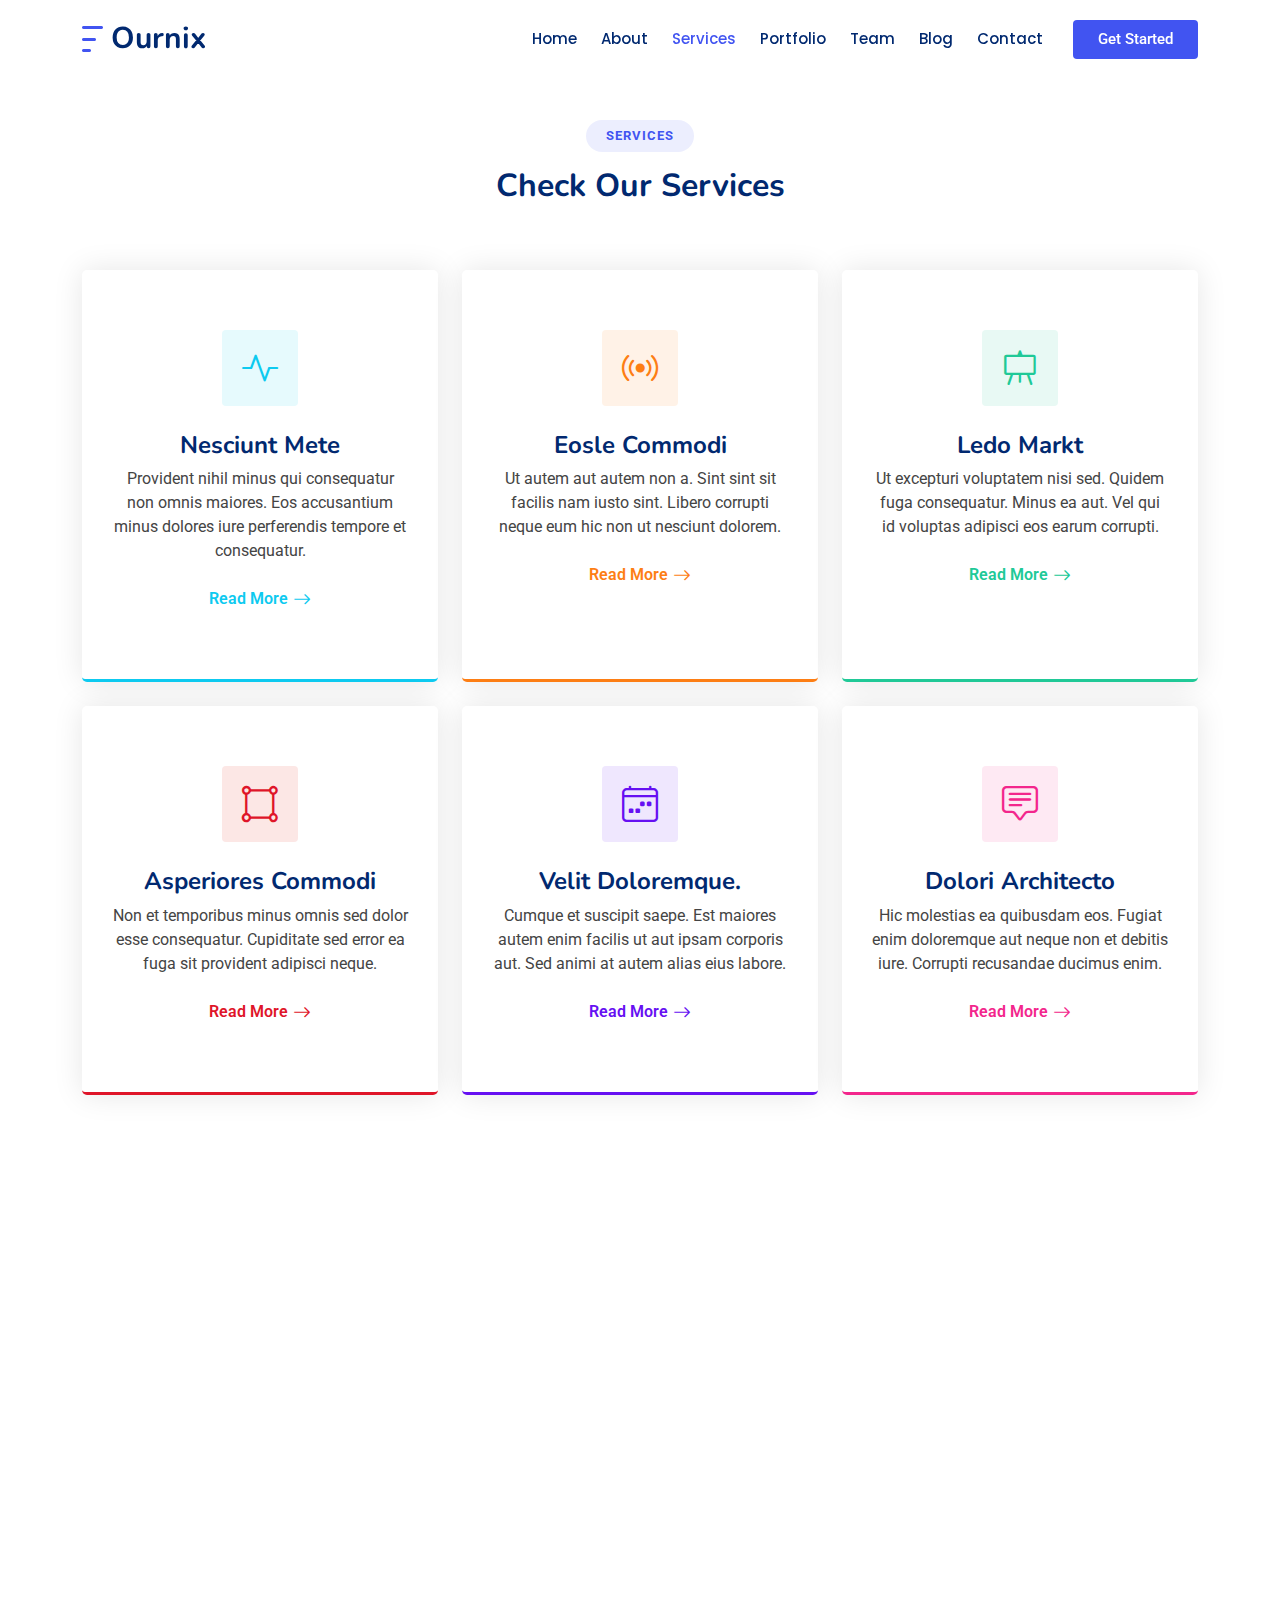
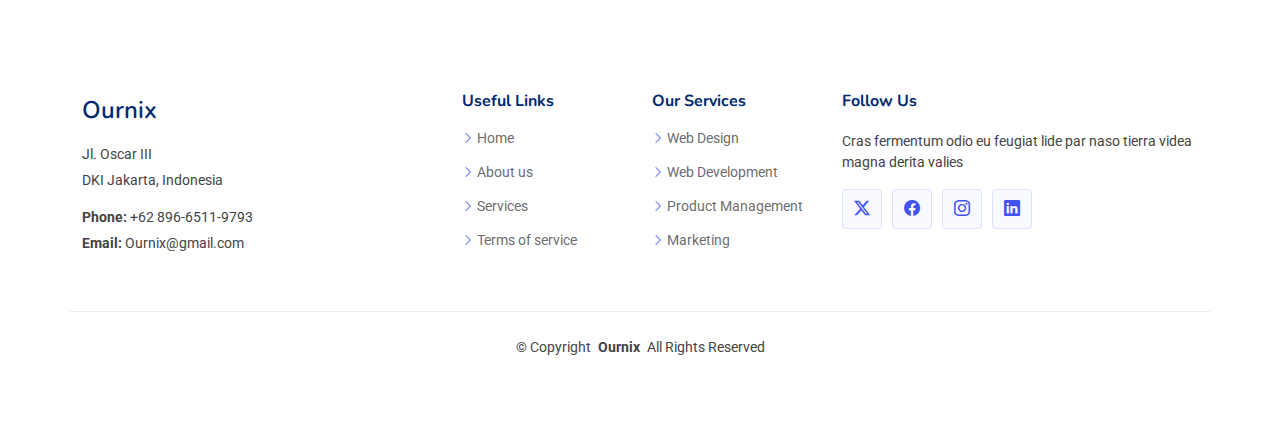
<file: services.html>
<!DOCTYPE html>
<html lang="en">

<head>
  <meta charset="utf-8">
  <meta content="width=device-width, initial-scale=1.0" name="viewport">
  <title>Index - Ournix.com</title>
  <meta name="description" content="">
  <meta name="keywords" content="">

  <!-- Favicons -->
  <link href="assets/img/favicon.png" rel="icon">
  <link href="assets/img/apple-touch-icon.png" rel="apple-touch-icon">

  <!-- Fonts -->
  <link href="https://fonts.googleapis.com" rel="preconnect">
  <link href="https://fonts.gstatic.com" rel="preconnect" crossorigin>
  <link href="https://fonts.googleapis.com/css2?family=Roboto:ital,wght@0,100;0,300;0,400;0,500;0,700;0,900;1,100;1,300;1,400;1,500;1,700;1,900&family=Poppins:ital,wght@0,100;0,200;0,300;0,400;0,500;0,600;0,700;0,800;0,900;1,100;1,200;1,300;1,400;1,500;1,600;1,700;1,800;1,900&family=Nunito:ital,wght@0,200;0,300;0,400;0,500;0,600;0,700;0,800;0,900;1,200;1,300;1,400;1,500;1,600;1,700;1,800;1,900&display=swap" rel="stylesheet">

  <!-- Vendor CSS Files -->
  <link href="assets/vendor/bootstrap/css/bootstrap.min.css" rel="stylesheet">
  <link href="assets/vendor/bootstrap-icons/bootstrap-icons.css" rel="stylesheet">
  <link href="assets/vendor/aos/aos.css" rel="stylesheet">
  <link href="assets/vendor/glightbox/css/glightbox.min.css" rel="stylesheet">
  <link href="assets/vendor/swiper/swiper-bundle.min.css" rel="stylesheet">

  <!-- Main CSS File -->
  <link href="assets/css/main.css" rel="stylesheet">

  <!-- =======================================================
  * Template Name: FlexStart
  * Template URL: https://bootstrapmade.com/flexstart-bootstrap-startup-template/
  * Updated: Nov 01 2024 with Bootstrap v5.3.3
  * Author: BootstrapMade.com
  * License: https://bootstrapmade.com/license/
  ======================================================== -->
</head>

<body class="index-page">

  <header id="header" class="header d-flex align-items-center fixed-top">
    <div class="container-fluid container-xl position-relative d-flex align-items-center">

      <a href="index.html" class="logo d-flex align-items-center me-auto">
        <!-- Uncomment the line below if you also wish to use an image logo -->
        <img src="assets/img/logo.png" alt="">
        <h1 class="sitename">Ournix</h1>
      </a>

      <nav id="navmenu" class="navmenu">
        <ul>
          <li><a href="index.html">Home<br></a></li>
          <li><a href="about.html">About</a></li>
          <li><a href="services.html" class="active">Services</a></li>
          <li><a href="portfolio.html">Portfolio</a></li>
          <li><a href="team.html">Team</a></li>
          <li><a href="blog.html">Blog</a></li>
          <li><a href="contact.html">Contact</a></li>
        </ul>
        <i class="mobile-nav-toggle d-xl-none bi bi-list"></i>
      </nav>
      <a class="btn-getstarted flex-md-shrink-0" href="index.html#about">Get Started</a>
    </div>
  </header>

  <main class="main">

    <!-- About Section -->
    <section id="about" class="about section"> 
    </section>

    <!-- Services Section -->
    <section id="services" class="services section">

      <!-- Section Title -->
      <div class="container section-title" data-aos="fade-up">
        <h2>Services</h2>
        <p>Check Our Services<br></p>
      </div><!-- End Section Title -->

      <div class="container">

        <div class="row gy-4">

          <div class="col-lg-4 col-md-6" data-aos="fade-up" data-aos-delay="100">
            <div class="service-item item-cyan position-relative">
              <i class="bi bi-activity icon"></i>
              <h3>Nesciunt Mete</h3>
              <p>Provident nihil minus qui consequatur non omnis maiores. Eos accusantium minus dolores iure perferendis tempore et consequatur.</p>
              <a href="#" class="read-more stretched-link"><span>Read More</span> <i class="bi bi-arrow-right"></i></a>
            </div>
          </div><!-- End Service Item -->

          <div class="col-lg-4 col-md-6" data-aos="fade-up" data-aos-delay="200">
            <div class="service-item item-orange position-relative">
              <i class="bi bi-broadcast icon"></i>
              <h3>Eosle Commodi</h3>
              <p>Ut autem aut autem non a. Sint sint sit facilis nam iusto sint. Libero corrupti neque eum hic non ut nesciunt dolorem.</p>
              <a href="#" class="read-more stretched-link"><span>Read More</span> <i class="bi bi-arrow-right"></i></a>
            </div>
          </div><!-- End Service Item -->

          <div class="col-lg-4 col-md-6" data-aos="fade-up" data-aos-delay="300">
            <div class="service-item item-teal position-relative">
              <i class="bi bi-easel icon"></i>
              <h3>Ledo Markt</h3>
              <p>Ut excepturi voluptatem nisi sed. Quidem fuga consequatur. Minus ea aut. Vel qui id voluptas adipisci eos earum corrupti.</p>
              <a href="#" class="read-more stretched-link"><span>Read More</span> <i class="bi bi-arrow-right"></i></a>
            </div>
          </div><!-- End Service Item -->

          <div class="col-lg-4 col-md-6" data-aos="fade-up" data-aos-delay="400">
            <div class="service-item item-red position-relative">
              <i class="bi bi-bounding-box-circles icon"></i>
              <h3>Asperiores Commodi</h3>
              <p>Non et temporibus minus omnis sed dolor esse consequatur. Cupiditate sed error ea fuga sit provident adipisci neque.</p>
              <a href="#" class="read-more stretched-link"><span>Read More</span> <i class="bi bi-arrow-right"></i></a>
            </div>
          </div><!-- End Service Item -->

          <div class="col-lg-4 col-md-6" data-aos="fade-up" data-aos-delay="500">
            <div class="service-item item-indigo position-relative">
              <i class="bi bi-calendar4-week icon"></i>
              <h3>Velit Doloremque.</h3>
              <p>Cumque et suscipit saepe. Est maiores autem enim facilis ut aut ipsam corporis aut. Sed animi at autem alias eius labore.</p>
              <a href="#" class="read-more stretched-link"><span>Read More</span> <i class="bi bi-arrow-right"></i></a>
            </div>
          </div><!-- End Service Item -->

          <div class="col-lg-4 col-md-6" data-aos="fade-up" data-aos-delay="600">
            <div class="service-item item-pink position-relative">
              <i class="bi bi-chat-square-text icon"></i>
              <h3>Dolori Architecto</h3>
              <p>Hic molestias ea quibusdam eos. Fugiat enim doloremque aut neque non et debitis iure. Corrupti recusandae ducimus enim.</p>
              <a href="#" class="read-more stretched-link"><span>Read More</span> <i class="bi bi-arrow-right"></i></a>
            </div>
          </div><!-- End Service Item -->

        </div>

      </div>

    </section><!-- /Services Section -->

    <!-- Faq Section -->
    <section id="faq" class="faq section">

      <!-- Section Title -->
      <div class="container section-title" data-aos="fade-up">
        <h2>F.A.Q</h2>
        <p>Frequently Asked Questions</p>
      </div><!-- End Section Title -->

      <div class="container">

        <div class="row">

          <div class="col-lg-6" data-aos="fade-up" data-aos-delay="100">

            <div class="faq-container">

              <div class="faq-item faq-active">
                <h3>Non consectetur a erat nam at lectus urna duis?</h3>
                <div class="faq-content">
                  <p>Feugiat pretium nibh ipsum consequat. Tempus iaculis urna id volutpat lacus laoreet non curabitur gravida. Venenatis lectus magna fringilla urna porttitor rhoncus dolor purus non.</p>
                </div>
                <i class="faq-toggle bi bi-chevron-right"></i>
              </div><!-- End Faq item-->

              <div class="faq-item">
                <h3>Feugiat scelerisque varius morbi enim nunc faucibus a pellentesque?</h3>
                <div class="faq-content">
                  <p>Dolor sit amet consectetur adipiscing elit pellentesque habitant morbi. Id interdum velit laoreet id donec ultrices. Fringilla phasellus faucibus scelerisque eleifend donec pretium. Est pellentesque elit ullamcorper dignissim. Mauris ultrices eros in cursus turpis massa tincidunt dui.</p>
                </div>
                <i class="faq-toggle bi bi-chevron-right"></i>
              </div><!-- End Faq item-->

              <div class="faq-item">
                <h3>Dolor sit amet consectetur adipiscing elit pellentesque?</h3>
                <div class="faq-content">
                  <p>Eleifend mi in nulla posuere sollicitudin aliquam ultrices sagittis orci. Faucibus pulvinar elementum integer enim. Sem nulla pharetra diam sit amet nisl suscipit. Rutrum tellus pellentesque eu tincidunt. Lectus urna duis convallis convallis tellus. Urna molestie at elementum eu facilisis sed odio morbi quis</p>
                </div>
                <i class="faq-toggle bi bi-chevron-right"></i>
              </div><!-- End Faq item-->

            </div>

          </div><!-- End Faq Column-->

          <div class="col-lg-6" data-aos="fade-up" data-aos-delay="200">

            <div class="faq-container">

              <div class="faq-item">
                <h3>Ac odio tempor orci dapibus. Aliquam eleifend mi in nulla?</h3>
                <div class="faq-content">
                  <p>Dolor sit amet consectetur adipiscing elit pellentesque habitant morbi. Id interdum velit laoreet id donec ultrices. Fringilla phasellus faucibus scelerisque eleifend donec pretium. Est pellentesque elit ullamcorper dignissim. Mauris ultrices eros in cursus turpis massa tincidunt dui.</p>
                </div>
                <i class="faq-toggle bi bi-chevron-right"></i>
              </div><!-- End Faq item-->

              <div class="faq-item">
                <h3>Tempus quam pellentesque nec nam aliquam sem et tortor consequat?</h3>
                <div class="faq-content">
                  <p>Molestie a iaculis at erat pellentesque adipiscing commodo. Dignissim suspendisse in est ante in. Nunc vel risus commodo viverra maecenas accumsan. Sit amet nisl suscipit adipiscing bibendum est. Purus gravida quis blandit turpis cursus in</p>
                </div>
                <i class="faq-toggle bi bi-chevron-right"></i>
              </div><!-- End Faq item-->

              <div class="faq-item">
                <h3>Perspiciatis quod quo quos nulla quo illum ullam?</h3>
                <div class="faq-content">
                  <p>Enim ea facilis quaerat voluptas quidem et dolorem. Quis et consequatur non sed in suscipit sequi. Distinctio ipsam dolore et.</p>
                </div>
                <i class="faq-toggle bi bi-chevron-right"></i>
              </div><!-- End Faq item-->

            </div>

          </div><!-- End Faq Column-->

        </div>

      </div>

    </section><!-- /Faq Section -->

  </main>

  <footer id="footer" class="footer">

    <div class="container footer-top">
      <div class="row gy-4">
        <div class="col-lg-4 col-md-6 footer-about">
          <a href="index.html" class="d-flex align-items-center">
            <span class="sitename">Ournix</span>
          </a>
          <div class="footer-contact pt-3">
            <p>Jl. Oscar III</p>
            <p>DKI Jakarta, Indonesia</p>
            <p class="mt-3"><strong>Phone:</strong> <span>+62 896-6511-9793</span></p>
            <p><strong>Email:</strong> <span>Ournix@gmail.com</span></p>
          </div>
        </div>

        <div class="col-lg-2 col-md-3 footer-links">
          <h4>Useful Links</h4>
          <ul>
            <li><i class="bi bi-chevron-right"></i> <a href="index.html">Home</a></li>
            <li><i class="bi bi-chevron-right"></i> <a href="about.html">About us</a></li>
            <li><i class="bi bi-chevron-right"></i> <a href="services.html">Services</a></li>
            <li><i class="bi bi-chevron-right"></i> <a href="#">Terms of service</a></li>
          </ul>
        </div>

        <div class="col-lg-2 col-md-3 footer-links">
          <h4>Our Services</h4>
          <ul>
            <li><i class="bi bi-chevron-right"></i> <a href="#">Web Design</a></li>
            <li><i class="bi bi-chevron-right"></i> <a href="#">Web Development</a></li>
            <li><i class="bi bi-chevron-right"></i> <a href="#">Product Management</a></li>
            <li><i class="bi bi-chevron-right"></i> <a href="#">Marketing</a></li>
          </ul>
        </div>

        <div class="col-lg-4 col-md-12">
          <h4>Follow Us</h4>
          <p>Cras fermentum odio eu feugiat lide par naso tierra videa magna derita valies</p>
          <div class="social-links d-flex">
            <a href=""><i class="bi bi-twitter-x"></i></a>
            <a href=""><i class="bi bi-facebook"></i></a>
            <a href=""><i class="bi bi-instagram"></i></a>
            <a href=""><i class="bi bi-linkedin"></i></a>
          </div>
        </div>

      </div>
    </div>

    <div class="container copyright text-center mt-4">
      <p>© <span>Copyright</span> <strong class="px-1 sitename">Ournix</strong> <span>All Rights Reserved</span></p>
      <div class="credits">
      </div>
    </div>

  </footer>

  <!-- Scroll Top -->
  <a href="#" id="scroll-top" class="scroll-top d-flex align-items-center justify-content-center"><i class="bi bi-arrow-up-short"></i></a>

  <!-- Vendor JS Files -->
  <script src="assets/vendor/bootstrap/js/bootstrap.bundle.min.js"></script>
  <script src="assets/vendor/php-email-form/validate.js"></script>
  <script src="assets/vendor/aos/aos.js"></script>
  <script src="assets/vendor/glightbox/js/glightbox.min.js"></script>
  <script src="assets/vendor/purecounter/purecounter_vanilla.js"></script>
  <script src="assets/vendor/imagesloaded/imagesloaded.pkgd.min.js"></script>
  <script src="assets/vendor/isotope-layout/isotope.pkgd.min.js"></script>
  <script src="assets/vendor/swiper/swiper-bundle.min.js"></script>

  <!-- Main JS File -->
  <script src="assets/js/main.js"></script>

</body>

</html>
</file>
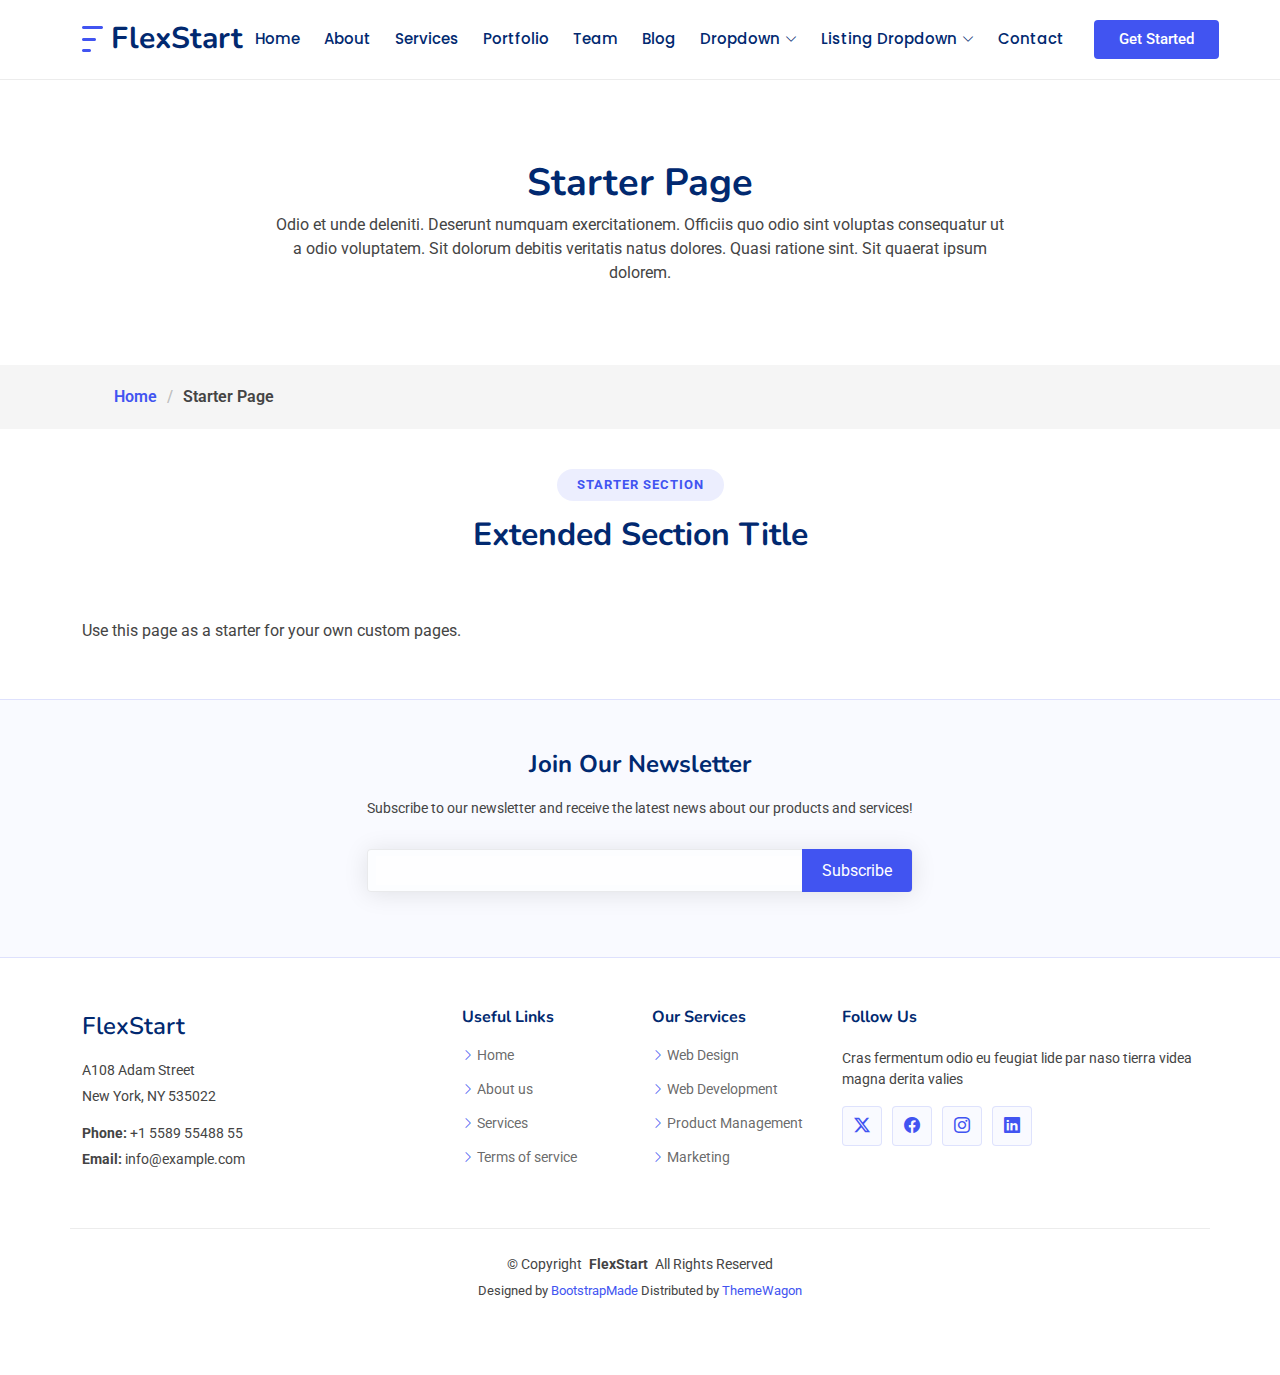
<file: starter-page.html>
<!DOCTYPE html>
<html lang="en">

<head>
  <meta charset="utf-8">
  <meta content="width=device-width, initial-scale=1.0" name="viewport">
  <title>Starter Page - FlexStart Bootstrap Template</title>
  <meta name="description" content="">
  <meta name="keywords" content="">

  <!-- Favicons -->
  <link href="assets/img/favicon.png" rel="icon">
  <link href="assets/img/apple-touch-icon.png" rel="apple-touch-icon">

  <!-- Fonts -->
  <link href="https://fonts.googleapis.com" rel="preconnect">
  <link href="https://fonts.gstatic.com" rel="preconnect" crossorigin>
  <link href="https://fonts.googleapis.com/css2?family=Roboto:ital,wght@0,100;0,300;0,400;0,500;0,700;0,900;1,100;1,300;1,400;1,500;1,700;1,900&family=Poppins:ital,wght@0,100;0,200;0,300;0,400;0,500;0,600;0,700;0,800;0,900;1,100;1,200;1,300;1,400;1,500;1,600;1,700;1,800;1,900&family=Nunito:ital,wght@0,200;0,300;0,400;0,500;0,600;0,700;0,800;0,900;1,200;1,300;1,400;1,500;1,600;1,700;1,800;1,900&display=swap" rel="stylesheet">

  <!-- Vendor CSS Files -->
  <link href="assets/vendor/bootstrap/css/bootstrap.min.css" rel="stylesheet">
  <link href="assets/vendor/bootstrap-icons/bootstrap-icons.css" rel="stylesheet">
  <link href="assets/vendor/aos/aos.css" rel="stylesheet">
  <link href="assets/vendor/glightbox/css/glightbox.min.css" rel="stylesheet">
  <link href="assets/vendor/swiper/swiper-bundle.min.css" rel="stylesheet">

  <!-- Main CSS File -->
  <link href="assets/css/main.css" rel="stylesheet">

  <!-- =======================================================
  * Template Name: FlexStart
  * Template URL: https://bootstrapmade.com/flexstart-bootstrap-startup-template/
  * Updated: Nov 01 2024 with Bootstrap v5.3.3
  * Author: BootstrapMade.com
  * License: https://bootstrapmade.com/license/
  ======================================================== -->
</head>

<body class="starter-page-page">

  <header id="header" class="header d-flex align-items-center sticky-top">
    <div class="container-fluid container-xl position-relative d-flex align-items-center">

      <a href="index.html" class="logo d-flex align-items-center me-auto">
        <!-- Uncomment the line below if you also wish to use an image logo -->
        <img src="assets/img/logo.png" alt="">
        <h1 class="sitename">FlexStart</h1>
      </a>

      <nav id="navmenu" class="navmenu">
        <ul>
          <li><a href="#hero">Home<br></a></li>
          <li><a href="#about">About</a></li>
          <li><a href="#services">Services</a></li>
          <li><a href="#portfolio">Portfolio</a></li>
          <li><a href="#team">Team</a></li>
          <li><a href="blog.html">Blog</a></li>
          <li class="dropdown"><a href="#"><span>Dropdown</span> <i class="bi bi-chevron-down toggle-dropdown"></i></a>
            <ul>
              <li><a href="#">Dropdown 1</a></li>
              <li class="dropdown"><a href="#"><span>Deep Dropdown</span> <i class="bi bi-chevron-down toggle-dropdown"></i></a>
                <ul>
                  <li><a href="#">Deep Dropdown 1</a></li>
                  <li><a href="#">Deep Dropdown 2</a></li>
                  <li><a href="#">Deep Dropdown 3</a></li>
                  <li><a href="#">Deep Dropdown 4</a></li>
                  <li><a href="#">Deep Dropdown 5</a></li>
                </ul>
              </li>
              <li><a href="#">Dropdown 2</a></li>
              <li><a href="#">Dropdown 3</a></li>
              <li><a href="#">Dropdown 4</a></li>
            </ul>
          </li>
          <li class="listing-dropdown"><a href="#"><span>Listing Dropdown</span> <i class="bi bi-chevron-down toggle-dropdown"></i></a>
            <ul>
              <li>
                <a href="#">Column 1 link 1</a>
                <a href="#">Column 1 link 2</a>
                <a href="#">Column 1 link 3</a>
              </li>
              <li>
                <a href="#">Column 2 link 1</a>
                <a href="#">Column 2 link 2</a>
                <a href="#">Column 3 link 3</a>
              </li>
              <li>
                <a href="#">Column 3 link 1</a>
                <a href="#">Column 3 link 2</a>
                <a href="#">Column 3 link 3</a>
              </li>
              <li>
                <a href="#">Column 4 link 1</a>
                <a href="#">Column 4 link 2</a>
                <a href="#">Column 4 link 3</a>
              </li>
              <li>
                <a href="#">Column 5 link 1</a>
                <a href="#">Column 5 link 2</a>
                <a href="#">Column 5 link 3</a>
              </li>
            </ul>
          </li>
          <li><a href="#contact">Contact</a></li>
        </ul>
        <i class="mobile-nav-toggle d-xl-none bi bi-list"></i>
      </nav>

      <a class="btn-getstarted flex-md-shrink-0" href="index.html#about">Get Started</a>

    </div>
  </header>

  <main class="main">

    <!-- Page Title -->
    <div class="page-title">
      <div class="heading">
        <div class="container">
          <div class="row d-flex justify-content-center text-center">
            <div class="col-lg-8">
              <h1>Starter Page</h1>
              <p class="mb-0">Odio et unde deleniti. Deserunt numquam exercitationem. Officiis quo odio sint voluptas consequatur ut a odio voluptatem. Sit dolorum debitis veritatis natus dolores. Quasi ratione sint. Sit quaerat ipsum dolorem.</p>
            </div>
          </div>
        </div>
      </div>
      <nav class="breadcrumbs">
        <div class="container">
          <ol>
            <li><a href="index.html">Home</a></li>
            <li class="current">Starter Page</li>
          </ol>
        </div>
      </nav>
    </div><!-- End Page Title -->

    <!-- Starter Section Section -->
    <section id="starter-section" class="starter-section section">

      <!-- Section Title -->
      <div class="container section-title" data-aos="fade-up">
        <h2>Starter Section</h2>
        <p>Extended Section Title</p>
      </div><!-- End Section Title -->

      <div class="container" data-aos="fade-up">
        <p>Use this page as a starter for your own custom pages.</p>
      </div>

    </section><!-- /Starter Section Section -->

  </main>

  <footer id="footer" class="footer">

    <div class="footer-newsletter">
      <div class="container">
        <div class="row justify-content-center text-center">
          <div class="col-lg-6">
            <h4>Join Our Newsletter</h4>
            <p>Subscribe to our newsletter and receive the latest news about our products and services!</p>
            <form action="forms/newsletter.php" method="post" class="php-email-form">
              <div class="newsletter-form"><input type="email" name="email"><input type="submit" value="Subscribe"></div>
              <div class="loading">Loading</div>
              <div class="error-message"></div>
              <div class="sent-message">Your subscription request has been sent. Thank you!</div>
            </form>
          </div>
        </div>
      </div>
    </div>

    <div class="container footer-top">
      <div class="row gy-4">
        <div class="col-lg-4 col-md-6 footer-about">
          <a href="index.html" class="d-flex align-items-center">
            <span class="sitename">FlexStart</span>
          </a>
          <div class="footer-contact pt-3">
            <p>A108 Adam Street</p>
            <p>New York, NY 535022</p>
            <p class="mt-3"><strong>Phone:</strong> <span>+1 5589 55488 55</span></p>
            <p><strong>Email:</strong> <span>info@example.com</span></p>
          </div>
        </div>

        <div class="col-lg-2 col-md-3 footer-links">
          <h4>Useful Links</h4>
          <ul>
            <li><i class="bi bi-chevron-right"></i> <a href="#">Home</a></li>
            <li><i class="bi bi-chevron-right"></i> <a href="#">About us</a></li>
            <li><i class="bi bi-chevron-right"></i> <a href="#">Services</a></li>
            <li><i class="bi bi-chevron-right"></i> <a href="#">Terms of service</a></li>
          </ul>
        </div>

        <div class="col-lg-2 col-md-3 footer-links">
          <h4>Our Services</h4>
          <ul>
            <li><i class="bi bi-chevron-right"></i> <a href="#">Web Design</a></li>
            <li><i class="bi bi-chevron-right"></i> <a href="#">Web Development</a></li>
            <li><i class="bi bi-chevron-right"></i> <a href="#">Product Management</a></li>
            <li><i class="bi bi-chevron-right"></i> <a href="#">Marketing</a></li>
          </ul>
        </div>

        <div class="col-lg-4 col-md-12">
          <h4>Follow Us</h4>
          <p>Cras fermentum odio eu feugiat lide par naso tierra videa magna derita valies</p>
          <div class="social-links d-flex">
            <a href=""><i class="bi bi-twitter-x"></i></a>
            <a href=""><i class="bi bi-facebook"></i></a>
            <a href=""><i class="bi bi-instagram"></i></a>
            <a href=""><i class="bi bi-linkedin"></i></a>
          </div>
        </div>

      </div>
    </div>

    <div class="container copyright text-center mt-4">
      <p>© <span>Copyright</span> <strong class="px-1 sitename">FlexStart</strong> <span>All Rights Reserved</span></p>
      <div class="credits">
        <!-- All the links in the footer should remain intact. -->
        <!-- You can delete the links only if you've purchased the pro version. -->
        <!-- Licensing information: https://bootstrapmade.com/license/ -->
        <!-- Purchase the pro version with working PHP/AJAX contact form: [buy-url] -->
        Designed by <a href="https://bootstrapmade.com/">BootstrapMade</a> Distributed by <a href=“https://themewagon.com>ThemeWagon
      </div>
    </div>

  </footer>

  <!-- Scroll Top -->
  <a href="#" id="scroll-top" class="scroll-top d-flex align-items-center justify-content-center"><i class="bi bi-arrow-up-short"></i></a>

  <!-- Vendor JS Files -->
  <script src="assets/vendor/bootstrap/js/bootstrap.bundle.min.js"></script>
  <script src="assets/vendor/php-email-form/validate.js"></script>
  <script src="assets/vendor/aos/aos.js"></script>
  <script src="assets/vendor/glightbox/js/glightbox.min.js"></script>
  <script src="assets/vendor/purecounter/purecounter_vanilla.js"></script>
  <script src="assets/vendor/imagesloaded/imagesloaded.pkgd.min.js"></script>
  <script src="assets/vendor/isotope-layout/isotope.pkgd.min.js"></script>
  <script src="assets/vendor/swiper/swiper-bundle.min.js"></script>

  <!-- Main JS File -->
  <script src="assets/js/main.js"></script>

</body>

</html>
</file>
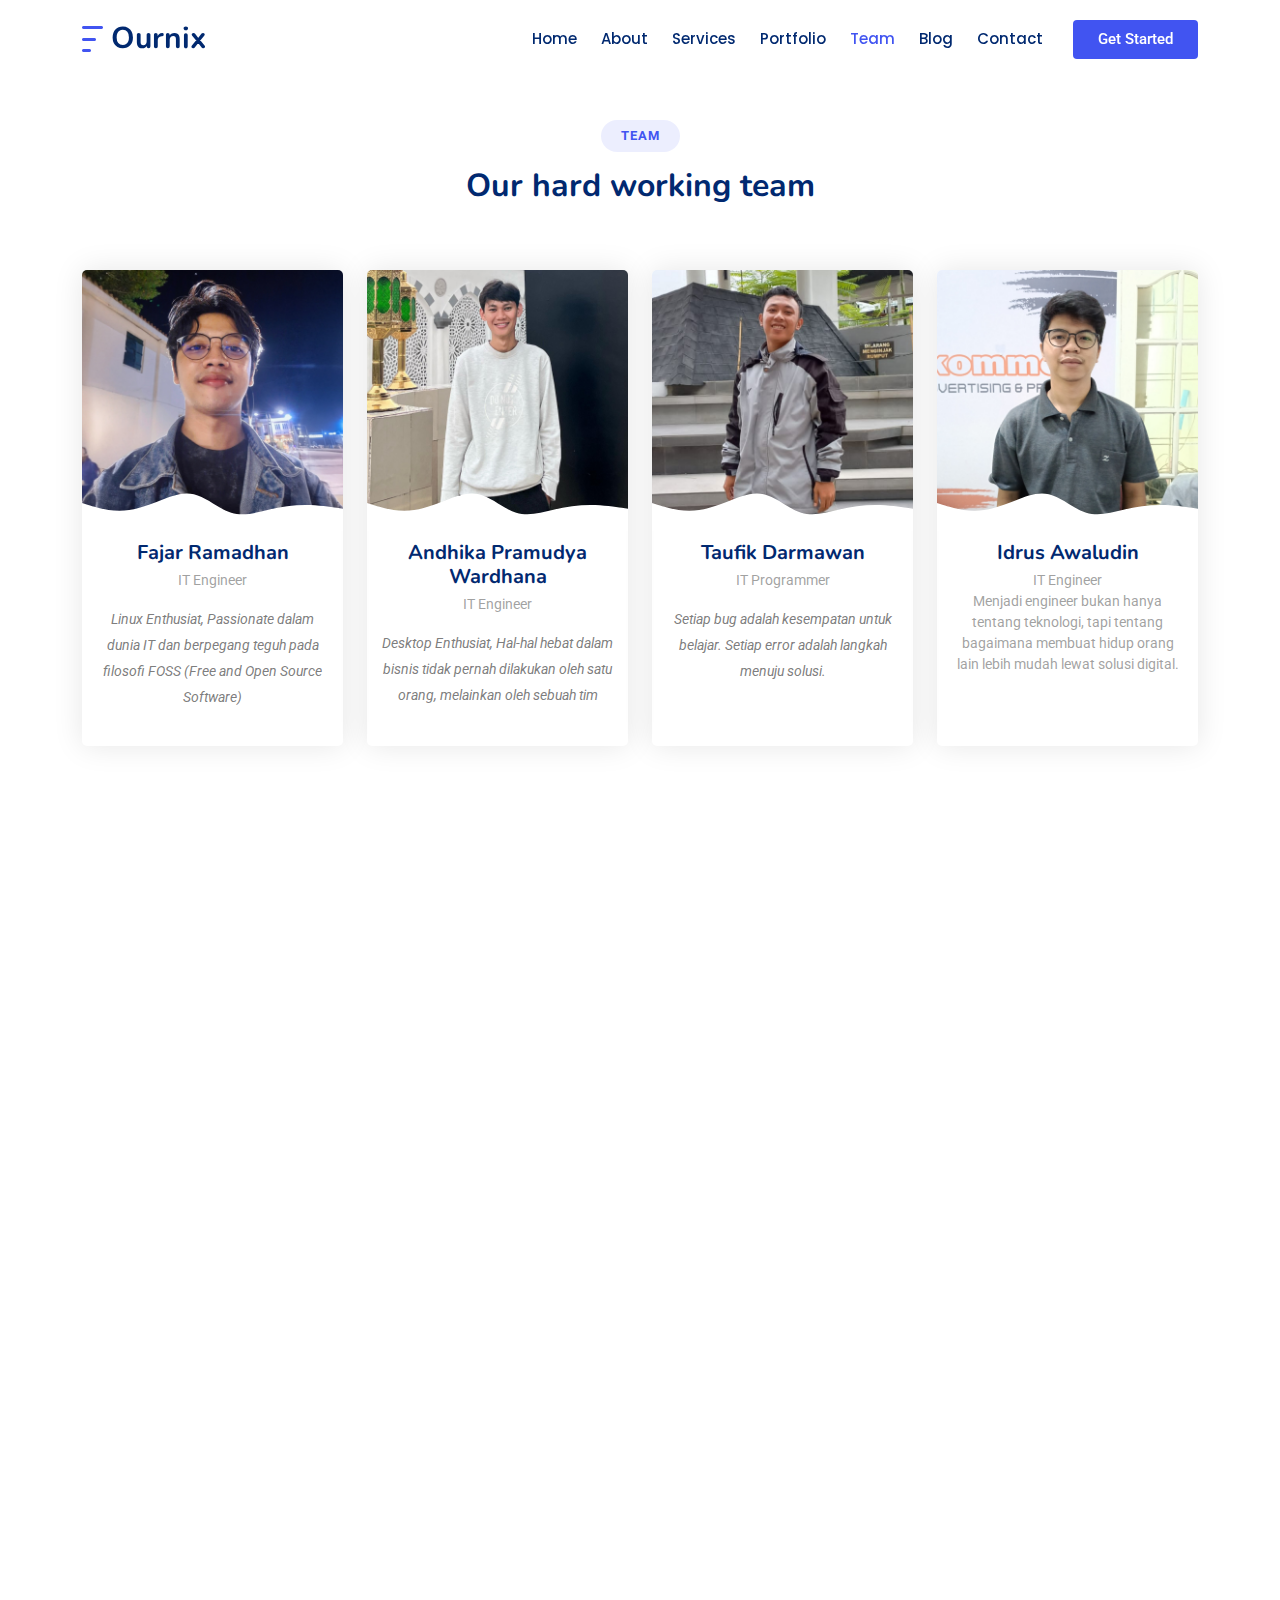
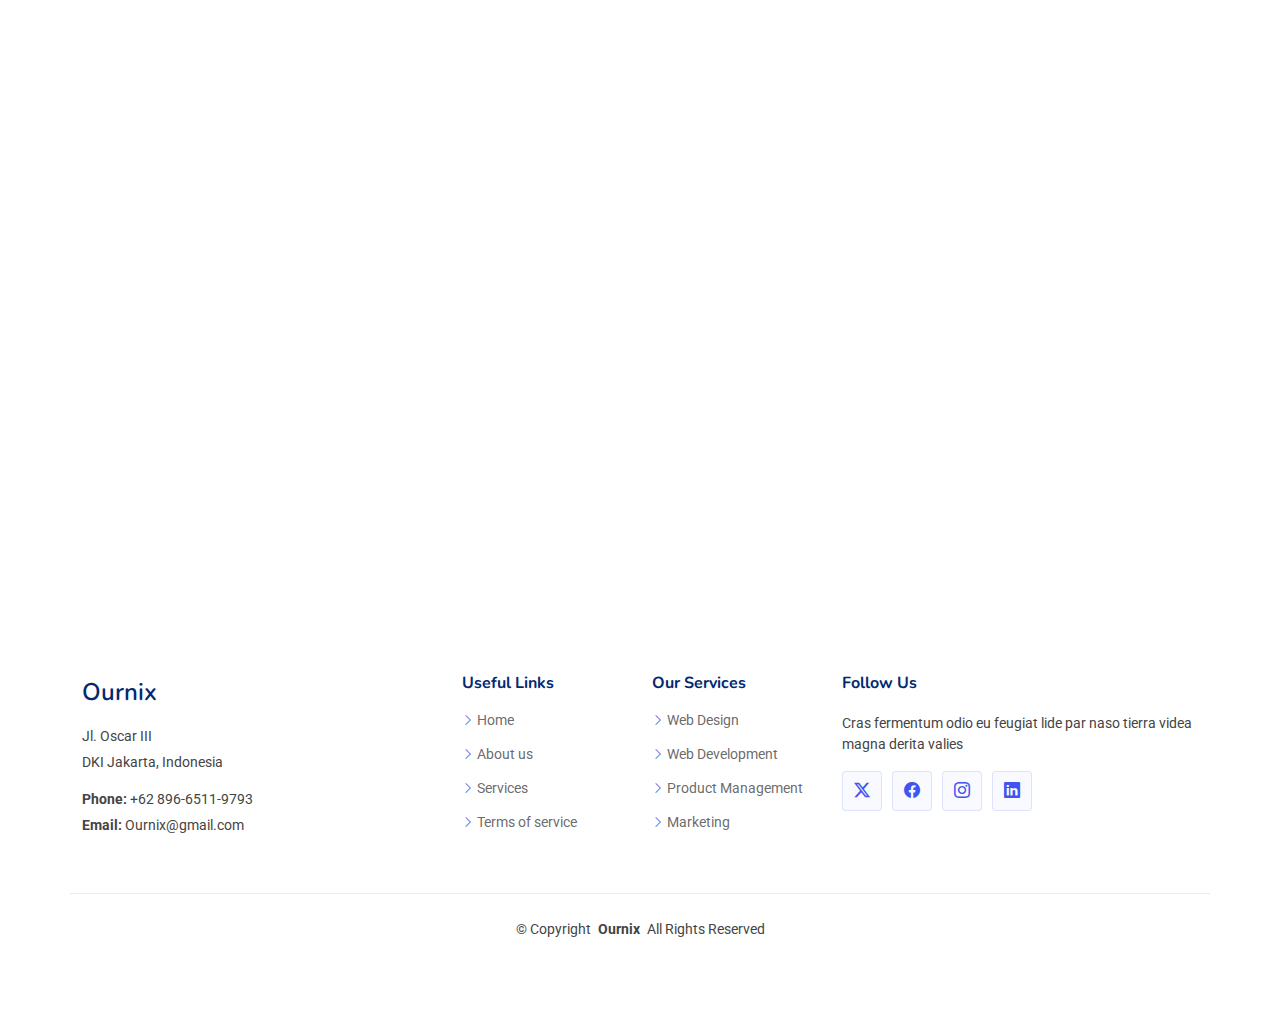
<file: team.html>
<!DOCTYPE html>
<html lang="en">

<head>
  <meta charset="utf-8">
  <meta content="width=device-width, initial-scale=1.0" name="viewport">
  <title>Index - FlexStart Bootstrap Template</title>
  <meta name="description" content="">
  <meta name="keywords" content="">

  <!-- Favicons -->
  <link href="assets/img/favicon.png" rel="icon">
  <link href="assets/img/apple-touch-icon.png" rel="apple-touch-icon">

  <!-- Fonts -->
  <link href="https://fonts.googleapis.com" rel="preconnect">
  <link href="https://fonts.gstatic.com" rel="preconnect" crossorigin>
  <link href="https://fonts.googleapis.com/css2?family=Roboto:ital,wght@0,100;0,300;0,400;0,500;0,700;0,900;1,100;1,300;1,400;1,500;1,700;1,900&family=Poppins:ital,wght@0,100;0,200;0,300;0,400;0,500;0,600;0,700;0,800;0,900;1,100;1,200;1,300;1,400;1,500;1,600;1,700;1,800;1,900&family=Nunito:ital,wght@0,200;0,300;0,400;0,500;0,600;0,700;0,800;0,900;1,200;1,300;1,400;1,500;1,600;1,700;1,800;1,900&display=swap" rel="stylesheet">

  <!-- Vendor CSS Files -->
  <link href="assets/vendor/bootstrap/css/bootstrap.min.css" rel="stylesheet">
  <link href="assets/vendor/bootstrap-icons/bootstrap-icons.css" rel="stylesheet">
  <link href="assets/vendor/aos/aos.css" rel="stylesheet">
  <link href="assets/vendor/glightbox/css/glightbox.min.css" rel="stylesheet">
  <link href="assets/vendor/swiper/swiper-bundle.min.css" rel="stylesheet">

  <!-- Main CSS File -->
  <link href="assets/css/main.css" rel="stylesheet">

  <!-- =======================================================
  * Template Name: FlexStart
  * Template URL: https://bootstrapmade.com/flexstart-bootstrap-startup-template/
  * Updated: Nov 01 2024 with Bootstrap v5.3.3
  * Author: BootstrapMade.com
  * License: https://bootstrapmade.com/license/
  ======================================================== -->
</head>

<body class="index-page">

  <header id="header" class="header d-flex align-items-center fixed-top">
    <div class="container-fluid container-xl position-relative d-flex align-items-center">

      <a href="index.html" class="logo d-flex align-items-center me-auto">
        <!-- Uncomment the line below if you also wish to use an image logo -->
        <img src="assets/img/logo.png" alt="">
        <h1 class="sitename">Ournix</h1>
      </a>

      <nav id="navmenu" class="navmenu">
        <ul>
          <li><a href="index.html">Home<br></a></li>
          <li><a href="about.html">About</a></li>
          <li><a href="services.html">Services</a></li>
          <li><a href="portfolio.html">Portfolio</a></li>
          <li><a href="team.html" class="active">Team</a></li>
          <li><a href="blog.html">Blog</a></li>
          <li><a href="contact.html">Contact</a></li>
        </ul>
        <i class="mobile-nav-toggle d-xl-none bi bi-list"></i>
      </nav>
      <a class="btn-getstarted flex-md-shrink-0" href="index.html#about">Get Started</a>
    </div>
  </header>

  <main class="main">

       <!-- About Section -->
    <section id="about" class="about section"> 
    </section>
    
    <!-- Team Section -->
    <section id="team" class="team section">

      <!-- Section Title -->
      <div class="container section-title" data-aos="fade-up">
        <h2>Team</h2>
        <p>Our hard working team</p>
      </div><!-- End Section Title -->

      <div class="container">

        <div class="row gy-4">

          <div class="col-lg-3 col-md-6 d-flex align-items-stretch" data-aos="fade-up" data-aos-delay="100">
            <div class="team-member">
              <div class="member-img">
                <img src="assets/img/team/team-1.jpg" class="img-fluid" alt="">
                <div class="social">
                  <a href=""><i class="bi bi-twitter-x"></i></a>
                  <a href=""><i class="bi bi-facebook"></i></a>
                  <a href=""><i class="bi bi-instagram"></i></a>
                  <a href=""><i class="bi bi-linkedin"></i></a>
                </div>
              </div>
              <div class="member-info">
                <h4>Fajar Ramadhan</h4>
                <span>IT Engineer</span>
                <p>Linux Enthusiat, Passionate dalam dunia IT dan berpegang teguh pada filosofi FOSS (Free and Open Source Software)</p>
              </div>
            </div>
          </div><!-- End Team Member -->

          <div class="col-lg-3 col-md-6 d-flex align-items-stretch" data-aos="fade-up" data-aos-delay="200">
            <div class="team-member">
              <div class="member-img">
                <img src="assets/img/team/team-2.jpg" class="img-fluid" alt="">
                <div class="social">
                  <a href=""><i class="bi bi-twitter-x"></i></a>
                  <a href=""><i class="bi bi-facebook"></i></a>
                  <a href=""><i class="bi bi-instagram"></i></a>
                  <a href=""><i class="bi bi-linkedin"></i></a>
                </div>
              </div>
              <div class="member-info">
                <h4>Andhika Pramudya Wardhana</h4>
                <span>IT Engineer</span>
                <p>Desktop Enthusiat, Hal-hal hebat dalam bisnis tidak pernah dilakukan oleh satu orang, melainkan oleh sebuah tim</p>
              </div>
            </div>
          </div><!-- End Team Member -->

          <div class="col-lg-3 col-md-6 d-flex align-items-stretch" data-aos="fade-up" data-aos-delay="300">
            <div class="team-member">
              <div class="member-img">
                <img src="assets/img/team/team-3.jpg" class="img-fluid" alt="">
                <div class="social">
                  <a href=""><i class="bi bi-twitter-x"></i></a>
                  <a href=""><i class="bi bi-facebook"></i></a>
                  <a href=""><i class="bi bi-instagram"></i></a>
                  <a href=""><i class="bi bi-linkedin"></i></a>
                </div>
              </div>
              <div class="member-info">
                <h4>Taufik Darmawan</h4>
                <span>IT Programmer</span>
                <p>Setiap bug adalah kesempatan untuk belajar. Setiap error adalah langkah menuju solusi.</p>
              </div>
            </div>
          </div><!-- End Team Member -->

          <div class="col-lg-3 col-md-6 d-flex align-items-stretch" data-aos="fade-up" data-aos-delay="400">
            <div class="team-member">
              <div class="member-img">
                <img src="assets/img/team/team-4.jpg" class="img-fluid" alt="">
                <div class="social">
                  <a href=""><i class="bi bi-twitter-x"></i></a>
                  <a href=""><i class="bi bi-facebook"></i></a>
                  <a href=""><i class="bi bi-instagram"></i></a>
                  <a href=""><i class="bi bi-linkedin"></i></a>
                </div>
              </div>
              <div class="member-info">
                <h4>Idrus Awaludin</h4>
                <span>IT Engineer</span>
                <span>Menjadi engineer bukan hanya tentang teknologi, tapi tentang bagaimana membuat hidup orang lain lebih mudah lewat solusi digital.</p>
              </div>
            </div>
          </div><!-- End Team Member -->
        </div>

      </div>

    </section><!-- /Team Section -->


    <!-- Recent Posts Section -->
    <section id="recent-posts" class="recent-posts section">

      <!-- Section Title -->
      <div class="container section-title" data-aos="fade-up">
        <h2>Recent Posts</h2>
        <p>Recent posts form our Blog</p>
      </div><!-- End Section Title -->

      <div class="container">

        <div class="row gy-5">

          <div class="col-xl-4 col-md-6">
            <div class="post-item position-relative h-100" data-aos="fade-up" data-aos-delay="100">

              <div class="post-img position-relative overflow-hidden">
                <img src="assets/img/blog/blog-1.jpg" class="img-fluid" alt="">
                <span class="post-date">December 12</span>
              </div>

              <div class="post-content d-flex flex-column">

                <h3 class="post-title">Eum ad dolor et. Autem aut fugiat debitis</h3>

                <div class="meta d-flex align-items-center">
                  <div class="d-flex align-items-center">
                    <i class="bi bi-person"></i> <span class="ps-2">Julia Parker</span>
                  </div>
                  <span class="px-3 text-black-50">/</span>
                  <div class="d-flex align-items-center">
                    <i class="bi bi-folder2"></i> <span class="ps-2">Politics</span>
                  </div>
                </div>

                <hr>

                <a href="blog-details.html" class="readmore stretched-link"><span>Read More</span><i class="bi bi-arrow-right"></i></a>

              </div>

            </div>
          </div><!-- End post item -->

          <div class="col-xl-4 col-md-6">
            <div class="post-item position-relative h-100" data-aos="fade-up" data-aos-delay="200">

              <div class="post-img position-relative overflow-hidden">
                <img src="assets/img/blog/blog-2.jpg" class="img-fluid" alt="">
                <span class="post-date">July 17</span>
              </div>

              <div class="post-content d-flex flex-column">

                <h3 class="post-title">Et repellendus molestiae qui est sed omnis</h3>

                <div class="meta d-flex align-items-center">
                  <div class="d-flex align-items-center">
                    <i class="bi bi-person"></i> <span class="ps-2">Mario Douglas</span>
                  </div>
                  <span class="px-3 text-black-50">/</span>
                  <div class="d-flex align-items-center">
                    <i class="bi bi-folder2"></i> <span class="ps-2">Sports</span>
                  </div>
                </div>

                <hr>

                <a href="blog-details.html" class="readmore stretched-link"><span>Read More</span><i class="bi bi-arrow-right"></i></a>

              </div>

            </div>
          </div><!-- End post item -->

          <div class="col-xl-4 col-md-6" data-aos="fade-up" data-aos-delay="300">
            <div class="post-item position-relative h-100">

              <div class="post-img position-relative overflow-hidden">
                <img src="assets/img/blog/blog-3.jpg" class="img-fluid" alt="">
                <span class="post-date">September 05</span>
              </div>

              <div class="post-content d-flex flex-column">

                <h3 class="post-title">Quia assumenda est et veritati tirana ploder</h3>

                <div class="meta d-flex align-items-center">
                  <div class="d-flex align-items-center">
                    <i class="bi bi-person"></i> <span class="ps-2">Lisa Hunter</span>
                  </div>
                  <span class="px-3 text-black-50">/</span>
                  <div class="d-flex align-items-center">
                    <i class="bi bi-folder2"></i> <span class="ps-2">Economics</span>
                  </div>
                </div>

                <hr>

                <a href="blog-details.html" class="readmore stretched-link"><span>Read More</span><i class="bi bi-arrow-right"></i></a>

              </div>

            </div>
          </div><!-- End post item -->

        </div>

      </div>

    </section><!-- /Recent Posts Section -->

    <!-- Contact Section -->
    <section id="contact" class="contact section">

      <!-- Contact Section -->
    <section id="contact" class="contact section">

      <!-- Section Title -->
      <div class="container section-title" data-aos="fade-up">
        <h2>Contact</h2>
        <p>Contact Us</p>
      </div><!-- End Section Title -->

      <div class="container" data-aos="fade-up" data-aos-delay="100">

        <div class="row gy-4">

          <div class="col-lg-6">

            <div class="row gy-4">
              <div class="col-md-6">
                <div class="info-item" data-aos="fade" data-aos-delay="200">
                  <i class="bi bi-geo-alt"></i>
                  <h3>Address</h3>
                  <p>Jl Oscar III</p>
                  <p>DKI Jakarta, Indonesia</p>
                </div>
              </div><!-- End Info Item -->

              <div class="col-md-6">
                <div class="info-item" data-aos="fade" data-aos-delay="300">
                  <i class="bi bi-telephone"></i>
                  <h3>Call Us</h3>
                  <p>+62 896-6511-9793</p>
                  <p>+62 858-8439-0829</p>
                </div>
              </div><!-- End Info Item -->

              <div class="col-md-6">
                <div class="info-item" data-aos="fade" data-aos-delay="400">
                  <i class="bi bi-envelope"></i>
                  <h3>Email Us</h3>
                  <p>ournix@gmail.com</p>
                  <p>team-ournix@gmail.com</p>
                </div>
              </div><!-- End Info Item -->

              <div class="col-md-6">
                <div class="info-item" data-aos="fade" data-aos-delay="500">
                  <i class="bi bi-clock"></i>
                  <h3>Open Hours</h3>
                  <p>Monday - Friday</p>
                  <p>9:00AM - 05:00PM</p>
                </div>
              </div><!-- End Info Item -->

            </div>

          </div>

          <div class="col-lg-6">
            <form action="forms/contact.php" method="post" class="php-email-form" data-aos="fade-up" data-aos-delay="200">
              <div class="row gy-4">

                <div class="col-md-6">
                  <input type="text" name="name" class="form-control" placeholder="Your Name" required="">
                </div>

                <div class="col-md-6 ">
                  <input type="email" class="form-control" name="email" placeholder="Your Email" required="">
                </div>

                <div class="col-12">
                  <input type="text" class="form-control" name="subject" placeholder="Subject" required="">
                </div>

                <div class="col-12">
                  <textarea class="form-control" name="message" rows="6" placeholder="Message" required=""></textarea>
                </div>

                <div class="col-12 text-center">
                  <div class="loading">Loading</div>
                  <div class="error-message"></div>
                  <div class="sent-message">Your message has been sent. Thank you!</div>

                  <button type="submit">Send Message</button>
                </div>

              </div>
            </form>
          </div><!-- End Contact Form -->

        </div>

      </div>

    </section><!-- /Contact Section -->

  </main>

  <footer id="footer" class="footer">

    <div class="container footer-top">
      <div class="row gy-4">
        <div class="col-lg-4 col-md-6 footer-about">
          <a href="index.html" class="d-flex align-items-center">
            <span class="sitename">Ournix</span>
          </a>
          <div class="footer-contact pt-3">
            <p>Jl. Oscar III</p>
            <p>DKI Jakarta, Indonesia</p>
            <p class="mt-3"><strong>Phone:</strong> <span>+62 896-6511-9793</span></p>
            <p><strong>Email:</strong> <span>Ournix@gmail.com</span></p>
          </div>
        </div>

        <div class="col-lg-2 col-md-3 footer-links">
          <h4>Useful Links</h4>
          <ul>
            <li><i class="bi bi-chevron-right"></i> <a href="index.html">Home</a></li>
            <li><i class="bi bi-chevron-right"></i> <a href="about.html">About us</a></li>
            <li><i class="bi bi-chevron-right"></i> <a href="services.html">Services</a></li>
            <li><i class="bi bi-chevron-right"></i> <a href="#">Terms of service</a></li>
          </ul>
        </div>

        <div class="col-lg-2 col-md-3 footer-links">
          <h4>Our Services</h4>
          <ul>
            <li><i class="bi bi-chevron-right"></i> <a href="#">Web Design</a></li>
            <li><i class="bi bi-chevron-right"></i> <a href="#">Web Development</a></li>
            <li><i class="bi bi-chevron-right"></i> <a href="#">Product Management</a></li>
            <li><i class="bi bi-chevron-right"></i> <a href="#">Marketing</a></li>
          </ul>
        </div>

        <div class="col-lg-4 col-md-12">
          <h4>Follow Us</h4>
          <p>Cras fermentum odio eu feugiat lide par naso tierra videa magna derita valies</p>
          <div class="social-links d-flex">
            <a href=""><i class="bi bi-twitter-x"></i></a>
            <a href=""><i class="bi bi-facebook"></i></a>
            <a href=""><i class="bi bi-instagram"></i></a>
            <a href=""><i class="bi bi-linkedin"></i></a>
          </div>
        </div>

      </div>
    </div>

    <div class="container copyright text-center mt-4">
      <p>© <span>Copyright</span> <strong class="px-1 sitename">Ournix</strong> <span>All Rights Reserved</span></p>
      <div class="credits">
      </div>
    </div>

  </footer>

  <!-- Scroll Top -->
  <a href="#" id="scroll-top" class="scroll-top d-flex align-items-center justify-content-center"><i class="bi bi-arrow-up-short"></i></a>

  <!-- Vendor JS Files -->
  <script src="assets/vendor/bootstrap/js/bootstrap.bundle.min.js"></script>
  <script src="assets/vendor/php-email-form/validate.js"></script>
  <script src="assets/vendor/aos/aos.js"></script>
  <script src="assets/vendor/glightbox/js/glightbox.min.js"></script>
  <script src="assets/vendor/purecounter/purecounter_vanilla.js"></script>
  <script src="assets/vendor/imagesloaded/imagesloaded.pkgd.min.js"></script>
  <script src="assets/vendor/isotope-layout/isotope.pkgd.min.js"></script>
  <script src="assets/vendor/swiper/swiper-bundle.min.js"></script>

  <!-- Main JS File -->
  <script src="assets/js/main.js"></script>

</body>

</html>
</file>
<file: assets/css/main.css>
/**
* Template Name: FlexStart
* Template URL: https://bootstrapmade.com/flexstart-bootstrap-startup-template/
* Updated: Nov 01 2024 with Bootstrap v5.3.3
* Author: BootstrapMade.com
* License: https://bootstrapmade.com/license/
*/

/*--------------------------------------------------------------
# Font & Color Variables
# Help: https://bootstrapmade.com/color-system/
--------------------------------------------------------------*/
/* Fonts */
:root {
  --default-font: "Roboto",  system-ui, -apple-system, "Segoe UI", Roboto, "Helvetica Neue", Arial, "Noto Sans", "Liberation Sans", sans-serif, "Apple Color Emoji", "Segoe UI Emoji", "Segoe UI Symbol", "Noto Color Emoji";
  --heading-font: "Nunito",  sans-serif;
  --nav-font: "Poppins",  sans-serif;
}

/* Global Colors - The following color variables are used throughout the website. Updating them here will change the color scheme of the entire website */
:root { 
  --background-color: #ffffff; /* Background color for the entire website, including individual sections */
  --default-color: #444444; /* Default color used for the majority of the text content across the entire website */
  --heading-color: #012970; /* Color for headings, subheadings and title throughout the website */
  --accent-color: #4154f1; /* Accent color that represents your brand on the website. It's used for buttons, links, and other elements that need to stand out */
  --surface-color: #ffffff; /* The surface color is used as a background of boxed elements within sections, such as cards, icon boxes, or other elements that require a visual separation from the global background. */
  --contrast-color: #ffffff; /* Contrast color for text, ensuring readability against backgrounds of accent, heading, or default colors. */
}

/* Nav Menu Colors - The following color variables are used specifically for the navigation menu. They are separate from the global colors to allow for more customization options */
:root {
  --nav-color: #012970;  /* The default color of the main navmenu links */
  --nav-hover-color: #4154f1; /* Applied to main navmenu links when they are hovered over or active */
  --nav-mobile-background-color: #ffffff; /* Used as the background color for mobile navigation menu */
  --nav-dropdown-background-color: #ffffff; /* Used as the background color for dropdown items that appear when hovering over primary navigation items */
  --nav-dropdown-color: #212529; /* Used for navigation links of the dropdown items in the navigation menu. */
  --nav-dropdown-hover-color: #4154f1; /* Similar to --nav-hover-color, this color is applied to dropdown navigation links when they are hovered over. */
}

/* Color Presets - These classes override global colors when applied to any section or element, providing reuse of the sam color scheme. */

.light-background {
  --background-color: #f9f9f9;
  --surface-color: #ffffff;
}

.dark-background {
  --background-color: #060606;
  --default-color: #ffffff;
  --heading-color: #ffffff;
  --surface-color: #252525;
  --contrast-color: #ffffff;
}

/* Smooth scroll */
:root {
  scroll-behavior: smooth;
}

/*--------------------------------------------------------------
# General Styling & Shared Classes
--------------------------------------------------------------*/
body {
  color: var(--default-color);
  background-color: var(--background-color);
  font-family: var(--default-font);
}

a {
  color: var(--accent-color);
  text-decoration: none;
  transition: 0.3s;
}

a:hover {
  color: color-mix(in srgb, var(--accent-color), transparent 25%);
  text-decoration: none;
}

h1,
h2,
h3,
h4,
h5,
h6 {
  color: var(--heading-color);
  font-family: var(--heading-font);
}

/* PHP Email Form Messages
------------------------------*/
.php-email-form .error-message {
  display: none;
  background: #df1529;
  color: #ffffff;
  text-align: left;
  padding: 15px;
  margin-bottom: 24px;
  font-weight: 600;
}

.php-email-form .sent-message {
  display: none;
  color: #ffffff;
  background: #059652;
  text-align: center;
  padding: 15px;
  margin-bottom: 24px;
  font-weight: 600;
}

.php-email-form .loading {
  display: none;
  background: var(--surface-color);
  text-align: center;
  padding: 15px;
  margin-bottom: 24px;
}

.php-email-form .loading:before {
  content: "";
  display: inline-block;
  border-radius: 50%;
  width: 24px;
  height: 24px;
  margin: 0 10px -6px 0;
  border: 3px solid var(--accent-color);
  border-top-color: var(--surface-color);
  animation: php-email-form-loading 1s linear infinite;
}

@keyframes php-email-form-loading {
  0% {
    transform: rotate(0deg);
  }

  100% {
    transform: rotate(360deg);
  }
}

/*--------------------------------------------------------------
# Global Header
--------------------------------------------------------------*/
.header {
  color: var(--default-color);
  background-color: var(--background-color);
  padding: 10px 0;
  transition: all 0.5s;
  z-index: 997;
}

.header .logo {
  line-height: 1;
}

.header .logo img {
  max-height: 36px;
  margin-right: 8px;
}

.header .logo h1 {
  font-size: 30px;
  margin: 0;
  font-weight: 700;
  color: var(--heading-color);
}

.header .btn-getstarted,
.header .btn-getstarted:focus {
  color: var(--contrast-color);
  background: var(--accent-color);
  font-size: 15px;
  padding: 8px 25px;
  margin: 0 0 0 30px;
  border-radius: 4px;
  transition: 0.3s;
  font-weight: 500;
}

.header .btn-getstarted:hover,
.header .btn-getstarted:focus:hover {
  color: var(--contrast-color);
  background: color-mix(in srgb, var(--accent-color), transparent 15%);
}

@media (max-width: 1200px) {
  .header .logo {
    order: 1;
  }

  .header .btn-getstarted {
    order: 2;
    margin: 0 15px 0 0;
    padding: 6px 15px;
  }

  .header .navmenu {
    order: 3;
  }
}

.scrolled .header {
  box-shadow: 0px 0 18px rgba(0, 0, 0, 0.1);
}

/* Index Page Header
------------------------------*/
.index-page .header {
  --background-color: rgba(255, 255, 255, 0);
}

/* Index Page Header on Scroll
------------------------------*/
.index-page.scrolled .header {
  --background-color: #ffffff;
}

/*--------------------------------------------------------------
# Navigation Menu
--------------------------------------------------------------*/
/* Navmenu - Desktop */
@media (min-width: 1200px) {
  .navmenu {
    padding: 0;
  }

  .navmenu ul {
    margin: 0;
    padding: 0;
    display: flex;
    list-style: none;
    align-items: center;
  }

  .navmenu li {
    position: relative;
  }

  .navmenu a,
  .navmenu a:focus {
    color: var(--nav-color);
    padding: 18px 12px;
    font-size: 15px;
    font-family: var(--nav-font);
    font-weight: 500;
    display: flex;
    align-items: center;
    justify-content: space-between;
    white-space: nowrap;
    transition: 0.3s;
  }

  .navmenu a i,
  .navmenu a:focus i {
    font-size: 12px;
    line-height: 0;
    margin-left: 5px;
    transition: 0.3s;
  }

  .navmenu li:last-child a {
    padding-right: 0;
  }

  .navmenu li:hover>a,
  .navmenu .active,
  .navmenu .active:focus {
    color: var(--nav-hover-color);
  }

  .navmenu .dropdown ul {
    margin: 0;
    padding: 10px 0;
    background: var(--nav-dropdown-background-color);
    display: block;
    position: absolute;
    visibility: hidden;
    left: 14px;
    top: 130%;
    opacity: 0;
    transition: 0.3s;
    border-radius: 4px;
    z-index: 99;
    box-shadow: 0px 0px 30px rgba(0, 0, 0, 0.1);
  }

  .navmenu .dropdown ul li {
    min-width: 200px;
  }

  .navmenu .dropdown ul a {
    padding: 10px 20px;
    font-size: 15px;
    text-transform: none;
    color: var(--nav-dropdown-color);
  }

  .navmenu .dropdown ul a i {
    font-size: 12px;
  }

  .navmenu .dropdown ul a:hover,
  .navmenu .dropdown ul .active:hover,
  .navmenu .dropdown ul li:hover>a {
    color: var(--nav-dropdown-hover-color);
  }

  .navmenu .dropdown:hover>ul {
    opacity: 1;
    top: 100%;
    visibility: visible;
  }

  .navmenu .dropdown .dropdown ul {
    top: 0;
    left: -90%;
    visibility: hidden;
  }

  .navmenu .dropdown .dropdown:hover>ul {
    opacity: 1;
    top: 0;
    left: -100%;
    visibility: visible;
  }
}

/* Navmenu - Mobile */
@media (max-width: 1199px) {
  .mobile-nav-toggle {
    color: var(--nav-color);
    font-size: 28px;
    line-height: 0;
    margin-right: 10px;
    cursor: pointer;
    transition: color 0.3s;
  }

  .navmenu {
    padding: 0;
    z-index: 9997;
  }

  .navmenu ul {
    display: none;
    list-style: none;
    position: absolute;
    inset: 60px 20px 20px 20px;
    padding: 10px 0;
    margin: 0;
    border-radius: 6px;
    background-color: var(--nav-mobile-background-color);
    overflow-y: auto;
    transition: 0.3s;
    z-index: 9998;
    box-shadow: 0px 0px 30px rgba(0, 0, 0, 0.1);
  }

  .navmenu a,
  .navmenu a:focus {
    color: var(--nav-dropdown-color);
    padding: 10px 20px;
    font-family: var(--nav-font);
    font-size: 17px;
    font-weight: 500;
    display: flex;
    align-items: center;
    justify-content: space-between;
    white-space: nowrap;
    transition: 0.3s;
  }

  .navmenu a i,
  .navmenu a:focus i {
    font-size: 12px;
    line-height: 0;
    margin-left: 5px;
    width: 30px;
    height: 30px;
    display: flex;
    align-items: center;
    justify-content: center;
    border-radius: 50%;
    transition: 0.3s;
    background-color: color-mix(in srgb, var(--accent-color), transparent 90%);
  }

  .navmenu a i:hover,
  .navmenu a:focus i:hover {
    background-color: var(--accent-color);
    color: var(--contrast-color);
  }

  .navmenu a:hover,
  .navmenu .active,
  .navmenu .active:focus {
    color: var(--nav-dropdown-hover-color);
  }

  .navmenu .active i,
  .navmenu .active:focus i {
    background-color: var(--accent-color);
    color: var(--contrast-color);
    transform: rotate(180deg);
  }

  .navmenu .dropdown ul {
    position: static;
    display: none;
    z-index: 99;
    padding: 10px 0;
    margin: 10px 20px;
    background-color: var(--nav-dropdown-background-color);
    border: 1px solid color-mix(in srgb, var(--default-color), transparent 90%);
    box-shadow: none;
    transition: all 0.5s ease-in-out;
  }

  .navmenu .dropdown ul ul {
    background-color: rgba(33, 37, 41, 0.1);
  }

  .navmenu .dropdown>.dropdown-active {
    display: block;
    background-color: rgba(33, 37, 41, 0.03);
  }

  .mobile-nav-active {
    overflow: hidden;
  }

  .mobile-nav-active .mobile-nav-toggle {
    color: #fff;
    position: absolute;
    font-size: 32px;
    top: 15px;
    right: 15px;
    margin-right: 0;
    z-index: 9999;
  }

  .mobile-nav-active .navmenu {
    position: fixed;
    overflow: hidden;
    inset: 0;
    background: rgba(33, 37, 41, 0.8);
    transition: 0.3s;
  }

  .mobile-nav-active .navmenu>ul {
    display: block;
  }
}

/* Listing Dropdown - Desktop */
@media (min-width: 1200px) {
  .navmenu .listing-dropdown {
    position: static;
  }

  .navmenu .listing-dropdown ul {
    margin: 0;
    padding: 10px;
    background: var(--nav-dropdown-background-color);
    box-shadow: 0px 0px 20px rgba(0, 0, 0, 0.1);
    position: absolute;
    top: 130%;
    left: 0;
    right: 0;
    visibility: hidden;
    opacity: 0;
    display: flex;
    transition: 0.3s;
    border-radius: 4px;
    z-index: 99;
  }

  .navmenu .listing-dropdown ul li {
    flex: 1;
  }

  .navmenu .listing-dropdown ul li a,
  .navmenu .listing-dropdown ul li:hover>a {
    padding: 10px 20px;
    font-size: 15px;
    color: var(--nav-dropdown-color);
    background-color: var(--nav-dropdown-background-color);
  }

  .navmenu .listing-dropdown ul li a:hover,
  .navmenu .listing-dropdown ul li .active,
  .navmenu .listing-dropdown ul li .active:hover {
    color: var(--nav-dropdown-hover-color);
    background-color: var(--nav-dropdown-background-color);
  }

  .navmenu .listing-dropdown:hover>ul {
    opacity: 1;
    top: 100%;
    visibility: visible;
  }
}

/* Listing Dropdown - Mobile */
@media (max-width: 1199px) {
  .navmenu .listing-dropdown ul {
    position: static;
    display: none;
    z-index: 99;
    padding: 10px 0;
    margin: 10px 20px;
    background-color: var(--nav-dropdown-background-color);
    border: 1px solid color-mix(in srgb, var(--default-color), transparent 90%);
    box-shadow: none;
    transition: all 0.5s ease-in-out;
  }

  .navmenu .listing-dropdown ul ul {
    background-color: rgba(33, 37, 41, 0.1);
  }

  .navmenu .listing-dropdown>.dropdown-active {
    display: block;
    background-color: rgba(33, 37, 41, 0.03);
  }
}

/*--------------------------------------------------------------
# Global Footer
--------------------------------------------------------------*/
.footer {
  color: var(--default-color);
  background-color: var(--background-color);
  font-size: 14px;
  padding-bottom: 50px;
  position: relative;
}

.footer .footer-newsletter {
  background-color: color-mix(in srgb, var(--accent-color), transparent 97%);
  border-top: 1px solid color-mix(in srgb, var(--accent-color), transparent 85%);
  border-bottom: 1px solid color-mix(in srgb, var(--accent-color), transparent 85%);
  padding: 50px 0;
}

.footer .footer-newsletter h4 {
  font-size: 24px;
}

.footer .footer-newsletter .newsletter-form {
  margin-top: 30px;
  margin-bottom: 15px;
  padding: 6px 8px;
  position: relative;
  background-color: color-mix(in srgb, var(--background-color), transparent 50%);
  border: 1px solid color-mix(in srgb, var(--default-color), transparent 90%);
  box-shadow: 0px 2px 25px rgba(0, 0, 0, 0.1);
  display: flex;
  transition: 0.3s;
  border-radius: 4px;
}

.footer .footer-newsletter .newsletter-form:focus-within {
  border-color: var(--accent-color);
}

.footer .footer-newsletter .newsletter-form input[type=email] {
  border: 0;
  padding: 4px;
  width: 100%;
  background-color: color-mix(in srgb, var(--background-color), transparent 50%);
  color: var(--default-color);
}

.footer .footer-newsletter .newsletter-form input[type=email]:focus-visible {
  outline: none;
}

.footer .footer-newsletter .newsletter-form input[type=submit] {
  border: 0;
  font-size: 16px;
  padding: 0 20px;
  margin: -7px -8px -7px 0;
  background: var(--accent-color);
  color: var(--contrast-color);
  transition: 0.3s;
  border-radius: 0 4px 4px 0;
}

.footer .footer-newsletter .newsletter-form input[type=submit]:hover {
  background: color-mix(in srgb, var(--accent-color), transparent 20%);
}

.footer .footer-top {
  padding-top: 50px;
}

.footer .social-links a {
  display: flex;
  align-items: center;
  justify-content: center;
  width: 40px;
  height: 40px;
  border-radius: 4px;
  background-color: color-mix(in srgb, var(--accent-color), transparent 97%);
  border: 1px solid color-mix(in srgb, var(--accent-color), transparent 85%);
  font-size: 16px;
  color: var(--accent-color);
  margin-right: 10px;
  transition: 0.3s;
}

.footer .social-links a:hover {
  color: var(--contrast-color);
  background-color: var(--accent-color);
}

.footer h4 {
  font-size: 16px;
  font-weight: bold;
  position: relative;
  padding-bottom: 12px;
}

.footer .footer-links {
  margin-bottom: 30px;
}

.footer .footer-links ul {
  list-style: none;
  padding: 0;
  margin: 0;
}

.footer .footer-links ul i {
  margin-right: 3px;
  font-size: 12px;
  line-height: 0;
  color: var(--accent-color);
}

.footer .footer-links ul li {
  padding: 10px 0;
  display: flex;
  align-items: center;
}

.footer .footer-links ul li:first-child {
  padding-top: 0;
}

.footer .footer-links ul a {
  display: inline-block;
  color: color-mix(in srgb, var(--default-color), transparent 20%);
  line-height: 1;
}

.footer .footer-links ul a:hover {
  color: var(--accent-color);
}

.footer .footer-about a {
  color: var(--heading-color);
  font-size: 24px;
  font-weight: 600;
  font-family: var(--heading-font);
}

.footer .footer-contact p {
  margin-bottom: 5px;
}

.footer .copyright {
  padding-top: 25px;
  padding-bottom: 25px;
  border-top: 1px solid color-mix(in srgb, var(--default-color), transparent 90%);
}

.footer .copyright p {
  margin-bottom: 0;
}

.footer .credits {
  margin-top: 6px;
  font-size: 13px;
}

/*--------------------------------------------------------------
# Scroll Top Button
--------------------------------------------------------------*/
.scroll-top {
  position: fixed;
  visibility: hidden;
  opacity: 0;
  right: 15px;
  bottom: 15px;
  z-index: 99999;
  background-color: var(--accent-color);
  width: 40px;
  height: 40px;
  border-radius: 4px;
  transition: all 0.4s;
}

.scroll-top i {
  font-size: 24px;
  color: var(--contrast-color);
  line-height: 0;
}

.scroll-top:hover {
  background-color: color-mix(in srgb, var(--accent-color), transparent 20%);
  color: var(--contrast-color);
}

.scroll-top.active {
  visibility: visible;
  opacity: 1;
}

/*--------------------------------------------------------------
# Disable aos animation delay on mobile devices
--------------------------------------------------------------*/
@media screen and (max-width: 768px) {
  [data-aos-delay] {
    transition-delay: 0 !important;
  }
}

/*--------------------------------------------------------------
# Global Page Titles & Breadcrumbs
--------------------------------------------------------------*/
.page-title {
  color: var(--default-color);
  background-color: var(--background-color);
  position: relative;
}

.page-title .heading {
  padding: 80px 0;
  border-top: 1px solid color-mix(in srgb, var(--default-color), transparent 90%);
}

.page-title .heading h1 {
  font-size: 38px;
  font-weight: 700;
}

.page-title nav {
  background-color: color-mix(in srgb, var(--default-color), transparent 95%);
  padding: 20px 0;
}

.page-title nav ol {
  display: flex;
  flex-wrap: wrap;
  list-style: none;
  margin: 0;
  font-size: 16px;
  font-weight: 600;
}

.page-title nav ol li+li {
  padding-left: 10px;
}

.page-title nav ol li+li::before {
  content: "/";
  display: inline-block;
  padding-right: 10px;
  color: color-mix(in srgb, var(--default-color), transparent 70%);
}

/*--------------------------------------------------------------
# Global Sections
--------------------------------------------------------------*/
section,
.section {
  color: var(--default-color);
  background-color: var(--background-color);
  padding: 40px 0;
  scroll-margin-top: 98px;
  overflow: clip;
}

@media (max-width: 1199px) {

  section,
  .section {
    scroll-margin-top: 56px;
  }
}

/*--------------------------------------------------------------
# Global Section Titles
--------------------------------------------------------------*/
.section-title {
  text-align: center;
  padding-bottom: 60px;
  position: relative;
}

.section-title h2 {
  font-size: 13px;
  letter-spacing: 1px;
  font-weight: 700;
  padding: 8px 20px;
  margin: 0;
  background: color-mix(in srgb, var(--accent-color), transparent 90%);
  color: var(--accent-color);
  display: inline-block;
  text-transform: uppercase;
  border-radius: 50px;
  font-family: var(--default-font);
}

.section-title p {
  color: var(--heading-color);
  margin: 10px 0 0 0;
  font-size: 32px;
  font-weight: 700;
  font-family: var(--heading-font);
}

.section-title p .description-title {
  color: var(--accent-color);
}

/*--------------------------------------------------------------
# Hero Section
--------------------------------------------------------------*/
.hero {
  width: 100%;
  min-height: 100vh;
  position: relative;
  padding: 80px 0 60px 0;
  display: flex;
  align-items: center;
  background: url(../img/hero-bg.png) top center no-repeat;
  background-size: cover;
}

.hero h1 {
  margin: 0;
  font-size: 48px;
  font-weight: 700;
  line-height: 56px;
}

.hero p {
  color: color-mix(in srgb, var(--default-color), transparent 30%);
  margin: 5px 0 30px 0;
  font-size: 20px;
  font-weight: 400;
}

.hero .btn-get-started {
  color: var(--contrast-color);
  background: var(--accent-color);
  font-family: var(--heading-font);
  font-weight: 500;
  font-size: 16px;
  letter-spacing: 1px;
  display: flex;
  align-items: center;
  justify-content: center;
  padding: 12px 40px;
  border-radius: 4px;
  transition: 0.5s;
  box-shadow: 0 8px 28px rgba(0, 0, 0, 0.1);
}

.hero .btn-get-started i {
  margin-left: 5px;
  font-size: 18px;
  transition: 0.3s;
}

.hero .btn-get-started:hover {
  color: var(--contrast-color);
  background: color-mix(in srgb, var(--accent-color), transparent 15%);
  box-shadow: 0 8px 28px rgba(0, 0, 0, 0.1);
}

.hero .btn-get-started:hover i {
  transform: translateX(5px);
}

.hero .btn-watch-video {
  font-size: 16px;
  transition: 0.5s;
  color: var(--default-color);
  font-weight: 600;
}

.hero .btn-watch-video i {
  color: var(--accent-color);
  font-size: 32px;
  transition: 0.3s;
  line-height: 0;
  margin-right: 8px;
}

.hero .btn-watch-video:hover {
  color: var(--accent-color);
}

.hero .btn-watch-video:hover i {
  color: color-mix(in srgb, var(--accent-color), transparent 15%);
}

.hero .animated {
  animation: up-down 2s ease-in-out infinite alternate-reverse both;
}

@media (max-width: 640px) {
  .hero h1 {
    font-size: 28px;
    line-height: 36px;
  }

  .hero p {
    font-size: 18px;
    line-height: 24px;
    margin-bottom: 30px;
  }
}

@keyframes up-down {
  0% {
    transform: translateY(10px);
  }

  100% {
    transform: translateY(-10px);
  }
}

/*--------------------------------------------------------------
# About Section
--------------------------------------------------------------*/
.about .content {
  background-color: color-mix(in srgb, var(--accent-color), transparent 95%);
  padding: 40px;
}

.about .content h3 {
  font-size: 14px;
  font-weight: 700;
  color: var(--accent-color);
  text-transform: uppercase;
}

.about .content h2 {
  font-size: 24px;
  font-weight: 700;
}

.about .content p {
  margin: 15px 0 30px 0;
  line-height: 24px;
}

.about .content .btn-read-more {
  color: var(--contrast-color);
  background: var(--accent-color);
  line-height: 0;
  padding: 15px 40px;
  border-radius: 4px;
  transition: 0.5s;
  box-shadow: 0px 5px 25px rgba(0, 0, 0, 0.1);
}

.about .content .btn-read-more span {
  font-family: var(--default-font);
  font-weight: 600;
  font-size: 16px;
  letter-spacing: 1px;
}

.about .content .btn-read-more i {
  margin-left: 5px;
  font-size: 18px;
  transition: 0.3s;
}

.about .content .btn-read-more:hover i {
  transform: translateX(5px);
}

/*--------------------------------------------------------------
# Values Section
--------------------------------------------------------------*/
.values .card {
  background-color: var(--surface-color);
  color: var(--default-color);
  padding: 30px;
  box-shadow: 0px 0 10px rgba(0, 0, 0, 0.1);
  text-align: center;
  transition: 0.3s;
  height: 100%;
  border: 0;
}

.values .card img {
  padding: 30px 50px;
  transition: 0.5s;
  transform: scale(1.1);
}

.values .card h3 {
  font-size: 24px;
  font-weight: 700;
  margin-bottom: 18px;
}

.values .card:hover {
  box-shadow: 0px 0 30px rgba(0, 0, 0, 0.1);
}

.values .card:hover img {
  transform: scale(1);
}

/*--------------------------------------------------------------
# Stats Section
--------------------------------------------------------------*/
.stats .stats-item {
  background-color: var(--surface-color);
  box-shadow: 0px 0 30px rgba(0, 0, 0, 0.1);
  padding: 30px;
}

.stats .stats-item i {
  color: var(--accent-color);
  font-size: 42px;
  line-height: 0;
  margin-right: 20px;
}

.stats .stats-item span {
  color: var(--heading-color);
  font-size: 36px;
  display: block;
  font-weight: 600;
}

.stats .stats-item p {
  padding: 0;
  margin: 0;
  font-family: var(--heading-font);
  font-size: 16px;
}

/*--------------------------------------------------------------
# Features Section
--------------------------------------------------------------*/
.features .feature-box {
  padding: 24px 20px;
  box-shadow: 0px 0 30px rgba(0, 0, 0, 0.1);
  transition: 0.3s;
  height: 100%;
}

.features .feature-box h3 {
  font-size: 18px;
  font-weight: 700;
  margin: 0;
}

.features .feature-box i {
  background: color-mix(in srgb, var(--accent-color), transparent 92%);
  color: var(--accent-color);
  line-height: 0;
  padding: 4px;
  margin-right: 10px;
  font-size: 24px;
  border-radius: 3px;
  transition: 0.3s;
}

.features .feature-box:hover i {
  background: var(--accent-color);
  color: var(--contrast-color);
}

/*--------------------------------------------------------------
# Alt Features Section
--------------------------------------------------------------*/
.alt-features .icon-box {
  display: flex;
}

.alt-features .icon-box h4 {
  font-size: 20px;
  font-weight: 700;
  margin: 0 0 10px 0;
}

.alt-features .icon-box i {
  font-size: 44px;
  line-height: 44px;
  color: var(--accent-color);
  margin-right: 15px;
}

.alt-features .icon-box p {
  font-size: 15px;
  color: color-mix(in srgb, var(--default-color), transparent 30%);
  margin-bottom: 0;
}

/*--------------------------------------------------------------
# Services Section
--------------------------------------------------------------*/
.services .service-item {
  background-color: var(--surface-color);
  box-shadow: 0px 0 30px rgba(0, 0, 0, 0.1);
  height: 100%;
  padding: 60px 30px;
  text-align: center;
  transition: 0.3s;
  border-radius: 5px;
}

.services .service-item .icon {
  font-size: 36px;
  padding: 20px 20px;
  border-radius: 4px;
  position: relative;
  margin-bottom: 25px;
  display: inline-block;
  line-height: 0;
  transition: 0.3s;
}

.services .service-item h3 {
  font-size: 24px;
  font-weight: 700;
}

.services .service-item .read-more {
  display: inline-flex;
  align-items: center;
  justify-content: center;
  font-weight: 600;
  font-size: 16px;
  padding: 8px 20px;
}

.services .service-item .read-more i {
  line-height: 0;
  margin-left: 5px;
  font-size: 18px;
}

.services .service-item.item-cyan {
  border-bottom: 3px solid #0dcaf0;
}

.services .service-item.item-cyan .icon {
  color: #0dcaf0;
  background: rgba(13, 202, 240, 0.1);
}

.services .service-item.item-cyan .read-more {
  color: #0dcaf0;
}

.services .service-item.item-cyan:hover {
  background: #0dcaf0;
}

.services .service-item.item-orange {
  border-bottom: 3px solid #fd7e14;
}

.services .service-item.item-orange .icon {
  color: #fd7e14;
  background: rgba(253, 126, 20, 0.1);
}

.services .service-item.item-orange .read-more {
  color: #fd7e14;
}

.services .service-item.item-orange:hover {
  background: #fd7e14;
}

.services .service-item.item-teal {
  border-bottom: 3px solid #20c997;
}

.services .service-item.item-teal .icon {
  color: #20c997;
  background: rgba(32, 201, 151, 0.1);
}

.services .service-item.item-teal .read-more {
  color: #20c997;
}

.services .service-item.item-teal:hover {
  background: #20c997;
}

.services .service-item.item-red {
  border-bottom: 3px solid #df1529;
}

.services .service-item.item-red .icon {
  color: #df1529;
  background: rgba(223, 21, 4, 0.1);
}

.services .service-item.item-red .read-more {
  color: #df1529;
}

.services .service-item.item-red:hover {
  background: #df1529;
}

.services .service-item.item-indigo {
  border-bottom: 3px solid #6610f2;
}

.services .service-item.item-indigo .icon {
  color: #6610f2;
  background: rgba(102, 16, 242, 0.1);
}

.services .service-item.item-indigo .read-more {
  color: #6610f2;
}

.services .service-item.item-indigo:hover {
  background: #6610f2;
}

.services .service-item.item-pink {
  border-bottom: 3px solid #f3268c;
}

.services .service-item.item-pink .icon {
  color: #f3268c;
  background: rgba(243, 38, 140, 0.1);
}

.services .service-item.item-pink .read-more {
  color: #f3268c;
}

.services .service-item.item-pink:hover {
  background: #f3268c;
}

.services .service-item:hover h3,
.services .service-item:hover p,
.services .service-item:hover .read-more {
  color: #fff;
}

.services .service-item:hover .icon {
  background: #fff;
}

/*--------------------------------------------------------------
# Pricing Section
--------------------------------------------------------------*/
.pricing .pricing-tem {
  background-color: var(--surface-color);
  box-shadow: 0px 0 30px rgba(0, 0, 0, 0.1);
  padding: 40px 20px;
  text-align: center;
  border-radius: 4px;
  position: relative;
  overflow: hidden;
  transition: 0.3s;
  height: 100%;
}

@media (min-width: 1200px) {
  .pricing .pricing-tem:hover {
    transform: scale(1.1);
    box-shadow: 0px 0 30px rgba(0, 0, 0, 0.1);
  }
}

.pricing h3 {
  font-weight: 700;
  font-size: 18px;
  margin-bottom: 15px;
}

.pricing .price {
  font-size: 36px;
  color: var(--heading-color);
  font-weight: 600;
  font-family: var(--heading-font);
}

.pricing .price sup {
  font-size: 20px;
  top: -15px;
  left: -3px;
}

.pricing .price span {
  color: color-mix(in srgb, var(--default-color), transparent 50%);
  font-size: 16px;
  font-weight: 300;
}

.pricing .icon {
  padding: 20px 0;
}

.pricing .icon i {
  font-size: 48px;
}

.pricing ul {
  padding: 0;
  list-style: none;
  color: var(--default-color);
  text-align: center;
  line-height: 26px;
  font-size: 16px;
  margin-bottom: 25px;
}

.pricing ul li {
  padding-bottom: 10px;
}

.pricing ul .na {
  color: color-mix(in srgb, var(--default-color), transparent 70%);
  text-decoration: line-through;
}

.pricing .btn-buy {
  display: inline-block;
  padding: 8px 40px 10px 40px;
  border-radius: 50px;
  color: var(--accent-color);
  transition: none;
  font-size: 16px;
  font-weight: 400;
  font-family: var(--heading-font);
  font-weight: 600;
  transition: 0.3s;
  border: 1px solid var(--accent-color);
}

.pricing .btn-buy:hover {
  background: var(--accent-color);
  color: var(--contrast-color);
}

.pricing .featured {
  width: 200px;
  position: absolute;
  top: 18px;
  right: -68px;
  transform: rotate(45deg);
  z-index: 1;
  font-size: 14px;
  padding: 1px 0 3px 0;
  background: var(--accent-color);
  color: var(--contrast-color);
}

/*--------------------------------------------------------------
# Faq Section
--------------------------------------------------------------*/
.faq .faq-container .faq-item {
  position: relative;
  padding: 20px 0;
  border-bottom: 1px solid color-mix(in srgb, var(--default-color), transparent 85%);
  overflow: hidden;
}

.faq .faq-container .faq-item:last-child {
  margin-bottom: 0;
}

.faq .faq-container .faq-item h3 {
  font-weight: 600;
  font-size: 16px;
  line-height: 24px;
  margin: 0 30px 0 0;
  transition: 0.3s;
  cursor: pointer;
  display: flex;
  align-items: center;
}

.faq .faq-container .faq-item h3 .num {
  color: var(--accent-color);
  padding-right: 5px;
}

.faq .faq-container .faq-item h3:hover {
  color: var(--accent-color);
}

.faq .faq-container .faq-item .faq-content {
  display: grid;
  grid-template-rows: 0fr;
  transition: 0.3s ease-in-out;
  visibility: hidden;
  opacity: 0;
}

.faq .faq-container .faq-item .faq-content p {
  margin-bottom: 0;
  overflow: hidden;
}

.faq .faq-container .faq-item .faq-toggle {
  position: absolute;
  top: 20px;
  right: 20px;
  font-size: 16px;
  line-height: 0;
  transition: 0.3s;
  cursor: pointer;
}

.faq .faq-container .faq-item .faq-toggle:hover {
  color: var(--accent-color);
}

.faq .faq-container .faq-active h3 {
  color: var(--accent-color);
}

.faq .faq-container .faq-active .faq-content {
  grid-template-rows: 1fr;
  visibility: visible;
  opacity: 1;
  padding-top: 10px;
}

.faq .faq-container .faq-active .faq-toggle {
  transform: rotate(90deg);
  color: var(--accent-color);
}

/*--------------------------------------------------------------
# Portfolio Section
--------------------------------------------------------------*/
.portfolio .portfolio-filters {
  padding: 0;
  margin: 0 auto 20px auto;
  list-style: none;
  text-align: center;
}

.portfolio .portfolio-filters li {
  cursor: pointer;
  display: inline-block;
  padding: 0;
  font-size: 18px;
  font-weight: 500;
  margin: 0 10px;
  line-height: 1;
  margin-bottom: 5px;
  transition: all 0.3s ease-in-out;
}

.portfolio .portfolio-filters li:hover,
.portfolio .portfolio-filters li.filter-active {
  color: var(--accent-color);
}

.portfolio .portfolio-filters li:first-child {
  margin-left: 0;
}

.portfolio .portfolio-filters li:last-child {
  margin-right: 0;
}

@media (max-width: 575px) {
  .portfolio .portfolio-filters li {
    font-size: 14px;
    margin: 0 5px;
  }
}

.portfolio .portfolio-content {
  position: relative;
  overflow: hidden;
}

.portfolio .portfolio-content img {
  transition: 0.3s;
}

.portfolio .portfolio-content .portfolio-info {
  opacity: 0;
  position: absolute;
  inset: 0;
  z-index: 3;
  transition: all ease-in-out 0.3s;
  background: rgba(0, 0, 0, 0.6);
  padding: 15px;
}

.portfolio .portfolio-content .portfolio-info h4 {
  font-size: 14px;
  padding: 5px 10px;
  font-weight: 400;
  color: #ffffff;
  display: inline-block;
  background-color: var(--accent-color);
}

.portfolio .portfolio-content .portfolio-info p {
  position: absolute;
  bottom: 10px;
  text-align: center;
  display: inline-block;
  left: 0;
  right: 0;
  font-size: 16px;
  font-weight: 600;
  color: rgba(255, 255, 255, 0.8);
}

.portfolio .portfolio-content .portfolio-info .preview-link,
.portfolio .portfolio-content .portfolio-info .details-link {
  position: absolute;
  left: calc(50% - 40px);
  font-size: 26px;
  top: calc(50% - 14px);
  color: #fff;
  transition: 0.3s;
  line-height: 1.2;
}

.portfolio .portfolio-content .portfolio-info .preview-link:hover,
.portfolio .portfolio-content .portfolio-info .details-link:hover {
  color: var(--accent-color);
}

.portfolio .portfolio-content .portfolio-info .details-link {
  left: 50%;
  font-size: 34px;
  line-height: 0;
}

.portfolio .portfolio-content:hover .portfolio-info {
  opacity: 1;
}

.portfolio .portfolio-content:hover img {
  transform: scale(1.1);
}

/*--------------------------------------------------------------
# Testimonials Section
--------------------------------------------------------------*/
.testimonials .testimonial-item {
  background-color: var(--surface-color);
  box-shadow: 0px 0 20px rgba(0, 0, 0, 0.1);
  box-sizing: content-box;
  padding: 30px;
  margin: 40px 30px;
  min-height: 320px;
  display: flex;
  flex-direction: column;
  text-align: center;
  transition: 0.3s;
}

.testimonials .testimonial-item .stars {
  margin-bottom: 15px;
}

.testimonials .testimonial-item .stars i {
  color: #ffc107;
  margin: 0 1px;
}

.testimonials .testimonial-item .testimonial-img {
  width: 90px;
  border-radius: 50%;
  border: 4px solid var(--background-color);
  margin: 0 auto;
}

.testimonials .testimonial-item h3 {
  font-size: 18px;
  font-weight: bold;
  margin: 10px 0 5px 0;
}

.testimonials .testimonial-item h4 {
  font-size: 14px;
  color: color-mix(in srgb, var(--default-color), transparent 40%);
  margin: 0;
}

.testimonials .testimonial-item p {
  font-style: italic;
  margin: 0 auto 15px auto;
}

.testimonials .swiper-wrapper {
  height: auto;
}

.testimonials .swiper-pagination {
  margin-top: 20px;
  position: relative;
}

.testimonials .swiper-pagination .swiper-pagination-bullet {
  width: 12px;
  height: 12px;
  background-color: color-mix(in srgb, var(--default-color), transparent 85%);
  opacity: 1;
}

.testimonials .swiper-pagination .swiper-pagination-bullet-active {
  background-color: var(--accent-color);
}

.testimonials .swiper-slide {
  opacity: 0.3;
}

@media (max-width: 1199px) {
  .testimonials .swiper-slide-active {
    opacity: 1;
  }

  .testimonials .swiper-pagination {
    margin-top: 0;
  }

  .testimonials .testimonial-item {
    margin: 40px 20px;
  }
}

@media (min-width: 1200px) {
  .testimonials .swiper-slide-next {
    opacity: 1;
    transform: scale(1.12);
  }
}

/*--------------------------------------------------------------
# Team Section
--------------------------------------------------------------*/
.team .team-member {
  box-shadow: 0px 0 30px rgba(0, 0, 0, 0.1);
  overflow: hidden;
  text-align: center;
  border-radius: 5px;
  transition: 0.3s;
}

.team .team-member .member-img {
  position: relative;
  overflow: hidden;
}

.team .team-member .member-img:after {
  position: absolute;
  content: "";
  left: -1px;
  right: -1px;
  bottom: -1px;
  height: 100%;
  background-color: var(--surface-color);
  -webkit-mask: url("../img/team-shape.svg") no-repeat center bottom;
  mask: url("../img/team-shape.svg") no-repeat center bottom;
  -webkit-mask-size: contain;
  mask-size: contain;
  z-index: 1;
}

.team .team-member .social {
  position: absolute;
  right: -100%;
  top: 30px;
  opacity: 0;
  border-radius: 4px;
  transition: 0.5s;
  background: color-mix(in srgb, var(--background-color), transparent 60%);
  z-index: 2;
}

.team .team-member .social a {
  transition: color 0.3s;
  color: color-mix(in srgb, var(--default-color), transparent 50%);
  margin: 15px 12px;
  display: block;
  line-height: 0;
  text-align: center;
}

.team .team-member .social a:hover {
  color: var(--default-color);
}

.team .team-member .social i {
  font-size: 18px;
}

.team .team-member .member-info {
  padding: 10px 15px 20px 15px;
}

.team .team-member .member-info h4 {
  font-weight: 700;
  margin-bottom: 5px;
  font-size: 20px;
}

.team .team-member .member-info span {
  display: block;
  font-size: 14px;
  font-weight: 400;
  color: color-mix(in srgb, var(--default-color), transparent 50%);
}

.team .team-member .member-info p {
  font-style: italic;
  font-size: 14px;
  padding-top: 15px;
  line-height: 26px;
  color: color-mix(in srgb, var(--default-color), transparent 30%);
}

.team .team-member:hover {
  transform: scale(1.08);
  box-shadow: 0px 0 30px rgba(0, 0, 0, 0.1);
}

.team .team-member:hover .social {
  right: 8px;
  opacity: 1;
}

/*--------------------------------------------------------------
# Clients Section
--------------------------------------------------------------*/
.clients .swiper-slide img {
  transition: 0.3s;
  opacity: 0.5;
}

.clients .swiper-slide img:hover {
  opacity: 1;
}

.clients .swiper-wrapper {
  height: auto;
}

.clients .swiper-pagination {
  margin-top: 20px;
  position: relative;
}

.clients .swiper-pagination .swiper-pagination-bullet {
  width: 12px;
  height: 12px;
  opacity: 1;
  background-color: color-mix(in srgb, var(--default-color), transparent 80%);
}

.clients .swiper-pagination .swiper-pagination-bullet-active {
  background-color: var(--accent-color);
}

/*--------------------------------------------------------------
# Recent Posts Section
--------------------------------------------------------------*/
.recent-posts .post-item {
  background-color: var(--surface-color);
  box-shadow: 0px 2px 20px rgba(0, 0, 0, 0.1);
  transition: 0.3s;
}

.recent-posts .post-item .post-img img {
  transition: 0.5s;
}

.recent-posts .post-item .post-date {
  position: absolute;
  right: 0;
  bottom: 0;
  background-color: var(--accent-color);
  color: var(--contrast-color);
  text-transform: uppercase;
  font-size: 13px;
  padding: 6px 12px;
  font-weight: 500;
}

.recent-posts .post-item .post-content {
  padding: 30px;
}

.recent-posts .post-item .post-title {
  color: var(--heading-color);
  font-size: 20px;
  font-weight: 700;
  transition: 0.3s;
  margin-bottom: 15px;
}

.recent-posts .post-item .meta i {
  font-size: 16px;
  color: var(--accent-color);
}

.recent-posts .post-item .meta span {
  font-size: 15px;
  color: color-mix(in srgb, var(--default-color), transparent 50%);
}

.recent-posts .post-item hr {
  color: color-mix(in srgb, var(--default-color), transparent 80%);
  margin: 20px 0;
}

.recent-posts .post-item .readmore {
  display: flex;
  align-items: center;
  font-weight: 600;
  line-height: 1;
  transition: 0.3s;
  color: color-mix(in srgb, var(--default-color), transparent 40%);
}

.recent-posts .post-item .readmore i {
  line-height: 0;
  margin-left: 6px;
  font-size: 16px;
}

.recent-posts .post-item:hover .post-title,
.recent-posts .post-item:hover .readmore {
  color: var(--accent-color);
}

.recent-posts .post-item:hover .post-img img {
  transform: scale(1.1);
}

/*--------------------------------------------------------------
# Contact Section
--------------------------------------------------------------*/
.contact .info-item {
  background: color-mix(in srgb, var(--default-color), transparent 96%);
  padding: 30px;
}

.contact .info-item i {
  font-size: 38px;
  line-height: 0;
  color: var(--accent-color);
}

.contact .info-item h3 {
  font-size: 20px;
  font-weight: 700;
  margin: 20px 0 10px 0;
}

.contact .info-item p {
  padding: 0;
  line-height: 24px;
  font-size: 14px;
  margin-bottom: 0;
}

.contact .php-email-form {
  background: color-mix(in srgb, var(--default-color), transparent 96%);
  padding: 30px;
  height: 100%;
}

.contact .php-email-form input[type=text],
.contact .php-email-form input[type=email],
.contact .php-email-form textarea {
  font-size: 14px;
  padding: 10px 15px;
  box-shadow: none;
  border-radius: 0;
  color: var(--default-color);
  background-color: color-mix(in srgb, var(--background-color), transparent 50%);
  border-color: color-mix(in srgb, var(--default-color), transparent 80%);
}

.contact .php-email-form input[type=text]:focus,
.contact .php-email-form input[type=email]:focus,
.contact .php-email-form textarea:focus {
  border-color: var(--accent-color);
}

.contact .php-email-form input[type=text]::placeholder,
.contact .php-email-form input[type=email]::placeholder,
.contact .php-email-form textarea::placeholder {
  color: color-mix(in srgb, var(--default-color), transparent 70%);
}

.contact .php-email-form button[type=submit] {
  background: var(--accent-color);
  color: var(--contrast-color);
  border: 0;
  padding: 10px 30px;
  transition: 0.4s;
  border-radius: 4px;
}

.contact .php-email-form button[type=submit]:hover {
  background: color-mix(in srgb, var(--accent-color), transparent 20%);
}

/*--------------------------------------------------------------
# Portfolio Details Section
--------------------------------------------------------------*/
.portfolio-details .portfolio-details-slider img {
  width: 100%;
}

.portfolio-details .portfolio-details-slider .swiper-pagination {
  margin-top: 20px;
  position: relative;
}

.portfolio-details .portfolio-details-slider .swiper-pagination .swiper-pagination-bullet {
  width: 12px;
  height: 12px;
  background-color: color-mix(in srgb, var(--default-color), transparent 85%);
  opacity: 1;
}

.portfolio-details .portfolio-details-slider .swiper-pagination .swiper-pagination-bullet-active {
  background-color: var(--accent-color);
}

.portfolio-details .portfolio-info {
  background-color: var(--surface-color);
  padding: 30px;
  box-shadow: 0px 0 30px rgba(0, 0, 0, 0.1);
}

.portfolio-details .portfolio-info h3 {
  font-size: 22px;
  font-weight: 700;
  margin-bottom: 20px;
  padding-bottom: 20px;
  border-bottom: 1px solid color-mix(in srgb, var(--default-color), transparent 85%);
}

.portfolio-details .portfolio-info ul {
  list-style: none;
  padding: 0;
  font-size: 15px;
}

.portfolio-details .portfolio-info ul li+li {
  margin-top: 10px;
}

.portfolio-details .portfolio-description {
  padding-top: 30px;
}

.portfolio-details .portfolio-description h2 {
  font-size: 26px;
  font-weight: 700;
  margin-bottom: 20px;
}

.portfolio-details .portfolio-description p {
  padding: 0;
  color: color-mix(in srgb, var(--default-color), transparent 30%);
}

/*--------------------------------------------------------------
# Service Details Section
--------------------------------------------------------------*/
.service-details .service-box {
  background-color: var(--surface-color);
  padding: 20px;
  box-shadow: 0px 2px 20px rgba(0, 0, 0, 0.1);
}

.service-details .service-box+.service-box {
  margin-top: 30px;
}

.service-details .service-box h4 {
  font-size: 20px;
  font-weight: 700;
  border-bottom: 2px solid color-mix(in srgb, var(--default-color), transparent 92%);
  padding-bottom: 15px;
  margin-bottom: 15px;
}

.service-details .services-list {
  background-color: var(--surface-color);
}

.service-details .services-list a {
  color: color-mix(in srgb, var(--default-color), transparent 20%);
  background-color: color-mix(in srgb, var(--default-color), transparent 96%);
  display: flex;
  align-items: center;
  padding: 12px 15px;
  margin-top: 15px;
  transition: 0.3s;
}

.service-details .services-list a:first-child {
  margin-top: 0;
}

.service-details .services-list a i {
  font-size: 16px;
  margin-right: 8px;
  color: var(--accent-color);
}

.service-details .services-list a.active {
  color: var(--contrast-color);
  background-color: var(--accent-color);
}

.service-details .services-list a.active i {
  color: var(--contrast-color);
}

.service-details .services-list a:hover {
  background-color: color-mix(in srgb, var(--accent-color), transparent 95%);
  color: var(--accent-color);
}

.service-details .download-catalog a {
  color: var(--default-color);
  display: flex;
  align-items: center;
  padding: 10px 0;
  transition: 0.3s;
  border-top: 1px solid color-mix(in srgb, var(--default-color), transparent 90%);
}

.service-details .download-catalog a:first-child {
  border-top: 0;
  padding-top: 0;
}

.service-details .download-catalog a:last-child {
  padding-bottom: 0;
}

.service-details .download-catalog a i {
  font-size: 24px;
  margin-right: 8px;
  color: var(--accent-color);
}

.service-details .download-catalog a:hover {
  color: var(--accent-color);
}

.service-details .help-box {
  background-color: var(--accent-color);
  color: var(--contrast-color);
  margin-top: 30px;
  padding: 30px 15px;
}

.service-details .help-box .help-icon {
  font-size: 48px;
}

.service-details .help-box h4,
.service-details .help-box a {
  color: var(--contrast-color);
}

.service-details .services-img {
  margin-bottom: 20px;
}

.service-details h3 {
  font-size: 26px;
  font-weight: 700;
}

.service-details p {
  font-size: 15px;
}

.service-details ul {
  list-style: none;
  padding: 0;
  font-size: 15px;
}

.service-details ul li {
  padding: 5px 0;
  display: flex;
  align-items: center;
}

.service-details ul i {
  font-size: 20px;
  margin-right: 8px;
  color: var(--accent-color);
}

/*--------------------------------------------------------------
# Starter Section Section
--------------------------------------------------------------*/
.starter-section {
  /* Add your styles here */
}

/*--------------------------------------------------------------
# Blog Posts Section
--------------------------------------------------------------*/
.blog-posts article {
  background-color: var(--surface-color);
  box-shadow: 0 4px 16px rgba(0, 0, 0, 0.1);
  padding: 30px;
  height: 100%;
}

.blog-posts .post-img {
  max-height: 440px;
  margin: -30px -30px 0 -30px;
  overflow: hidden;
}

.blog-posts .title {
  font-size: 24px;
  font-weight: 700;
  padding: 0;
  margin: 30px 0;
}

.blog-posts .title a {
  color: var(--heading-color);
  transition: 0.3s;
}

.blog-posts .title a:hover {
  color: var(--accent-color);
}

.blog-posts .meta-top {
  margin-top: 20px;
  color: color-mix(in srgb, var(--default-color), transparent 40%);
}

.blog-posts .meta-top ul {
  display: flex;
  flex-wrap: wrap;
  list-style: none;
  align-items: center;
  padding: 0;
  margin: 0;
}

.blog-posts .meta-top ul li+li {
  padding-left: 20px;
}

.blog-posts .meta-top i {
  font-size: 16px;
  margin-right: 8px;
  line-height: 0;
  color: color-mix(in srgb, var(--default-color), transparent 20%);
}

.blog-posts .meta-top a {
  color: color-mix(in srgb, var(--default-color), transparent 40%);
  font-size: 14px;
  display: inline-block;
  line-height: 1;
}

.blog-posts .content {
  margin-top: 20px;
}

.blog-posts .content .read-more {
  text-align: right;
}

.blog-posts .content .read-more a {
  background: var(--accent-color);
  color: var(--contrast-color);
  display: inline-block;
  padding: 8px 30px;
  transition: 0.3s;
  font-size: 14px;
  border-radius: 4px;
}

.blog-posts .content .read-more a:hover {
  background: color-mix(in srgb, var(--accent-color), transparent 20%);
}

/*--------------------------------------------------------------
# Blog Pagination Section
--------------------------------------------------------------*/
.blog-pagination {
  padding-top: 0;
  color: color-mix(in srgb, var(--default-color), transparent 40%);
}

.blog-pagination ul {
  display: flex;
  padding: 0;
  margin: 0;
  list-style: none;
}

.blog-pagination li {
  margin: 0 5px;
  transition: 0.3s;
}

.blog-pagination li a {
  color: color-mix(in srgb, var(--default-color), transparent 40%);
  padding: 7px 16px;
  display: flex;
  align-items: center;
  justify-content: center;
}

.blog-pagination li a.active,
.blog-pagination li a:hover {
  background: var(--accent-color);
  color: var(--contrast-color);
}

.blog-pagination li a.active a,
.blog-pagination li a:hover a {
  color: var(--contrast-color);
}

/*--------------------------------------------------------------
# Blog Details Section
--------------------------------------------------------------*/
.blog-details {
  padding-bottom: 30px;
}

.blog-details .article {
  background-color: var(--surface-color);
  padding: 30px;
  box-shadow: 0 4px 16px rgba(0, 0, 0, 0.1);
}

.blog-details .post-img {
  margin: -30px -30px 20px -30px;
  overflow: hidden;
}

.blog-details .title {
  color: var(--heading-color);
  font-size: 28px;
  font-weight: 700;
  padding: 0;
  margin: 30px 0;
}

.blog-details .content {
  margin-top: 20px;
}

.blog-details .content h3 {
  font-size: 22px;
  margin-top: 30px;
  font-weight: bold;
}

.blog-details .content blockquote {
  overflow: hidden;
  background-color: color-mix(in srgb, var(--default-color), transparent 95%);
  padding: 60px;
  position: relative;
  text-align: center;
  margin: 20px 0;
}

.blog-details .content blockquote p {
  color: var(--default-color);
  line-height: 1.6;
  margin-bottom: 0;
  font-style: italic;
  font-weight: 500;
  font-size: 22px;
}

.blog-details .content blockquote:after {
  content: "";
  position: absolute;
  left: 0;
  top: 0;
  bottom: 0;
  width: 3px;
  background-color: var(--accent-color);
  margin-top: 20px;
  margin-bottom: 20px;
}

.blog-details .meta-top {
  margin-top: 20px;
  color: color-mix(in srgb, var(--default-color), transparent 40%);
}

.blog-details .meta-top ul {
  display: flex;
  flex-wrap: wrap;
  list-style: none;
  align-items: center;
  padding: 0;
  margin: 0;
}

.blog-details .meta-top ul li+li {
  padding-left: 20px;
}

.blog-details .meta-top i {
  font-size: 16px;
  margin-right: 8px;
  line-height: 0;
  color: color-mix(in srgb, var(--default-color), transparent 40%);
}

.blog-details .meta-top a {
  color: color-mix(in srgb, var(--default-color), transparent 40%);
  font-size: 14px;
  display: inline-block;
  line-height: 1;
}

.blog-details .meta-bottom {
  padding-top: 10px;
  border-top: 1px solid color-mix(in srgb, var(--default-color), transparent 90%);
}

.blog-details .meta-bottom i {
  color: color-mix(in srgb, var(--default-color), transparent 40%);
  display: inline;
}

.blog-details .meta-bottom a {
  color: color-mix(in srgb, var(--default-color), transparent 40%);
  transition: 0.3s;
}

.blog-details .meta-bottom a:hover {
  color: var(--accent-color);
}

.blog-details .meta-bottom .cats {
  list-style: none;
  display: inline;
  padding: 0 20px 0 0;
  font-size: 14px;
}

.blog-details .meta-bottom .cats li {
  display: inline-block;
}

.blog-details .meta-bottom .tags {
  list-style: none;
  display: inline;
  padding: 0;
  font-size: 14px;
}

.blog-details .meta-bottom .tags li {
  display: inline-block;
}

.blog-details .meta-bottom .tags li+li::before {
  padding-right: 6px;
  color: var(--default-color);
  content: ",";
}

.blog-details .meta-bottom .share {
  font-size: 16px;
}

.blog-details .meta-bottom .share i {
  padding-left: 5px;
}

/*--------------------------------------------------------------
# Blog Author Section
--------------------------------------------------------------*/
.blog-author {
  padding: 10px 0 40px 0;
}

.blog-author .author-container {
  background-color: var(--surface-color);
  padding: 20px;
  box-shadow: 0 4px 16px rgba(0, 0, 0, 0.1);
}

.blog-author img {
  max-width: 120px;
  margin-right: 20px;
}

.blog-author h4 {
  font-weight: 600;
  font-size: 20px;
  margin-bottom: 0px;
  padding: 0;
  color: color-mix(in srgb, var(--default-color), transparent 20%);
}

.blog-author .social-links {
  margin: 0 10px 10px 0;
}

.blog-author .social-links a {
  color: color-mix(in srgb, var(--default-color), transparent 60%);
  margin-right: 5px;
}

.blog-author p {
  font-style: italic;
  color: color-mix(in srgb, var(--default-color), transparent 30%);
  margin-bottom: 0;
}

/*--------------------------------------------------------------
# Blog Comments Section
--------------------------------------------------------------*/
.blog-comments {
  padding: 10px 0;
}

.blog-comments .comments-count {
  font-weight: bold;
}

.blog-comments .comment {
  margin-top: 30px;
  position: relative;
}

.blog-comments .comment .comment-img {
  margin-right: 14px;
}

.blog-comments .comment .comment-img img {
  width: 60px;
}

.blog-comments .comment h5 {
  font-size: 16px;
  margin-bottom: 2px;
}

.blog-comments .comment h5 a {
  font-weight: bold;
  color: var(--default-color);
  transition: 0.3s;
}

.blog-comments .comment h5 a:hover {
  color: var(--accent-color);
}

.blog-comments .comment h5 .reply {
  padding-left: 10px;
  color: color-mix(in srgb, var(--default-color), transparent 20%);
}

.blog-comments .comment h5 .reply i {
  font-size: 20px;
}

.blog-comments .comment time {
  display: block;
  font-size: 14px;
  color: color-mix(in srgb, var(--default-color), transparent 40%);
  margin-bottom: 5px;
}

.blog-comments .comment.comment-reply {
  padding-left: 40px;
}

/*--------------------------------------------------------------
# Comment Form Section
--------------------------------------------------------------*/
.comment-form {
  padding-top: 10px;
}

.comment-form form {
  background-color: var(--surface-color);
  margin-top: 30px;
  padding: 30px;
  box-shadow: 0 4px 16px rgba(0, 0, 0, 0.1);
}

.comment-form form h4 {
  font-weight: bold;
  font-size: 22px;
}

.comment-form form p {
  font-size: 14px;
}

.comment-form form input {
  background-color: var(--surface-color);
  color: var(--default-color);
  border: 1px solid color-mix(in srgb, var(--default-color), transparent 70%);
  font-size: 14px;
  border-radius: 4px;
  padding: 10px 10px;
}

.comment-form form input:focus {
  color: var(--default-color);
  background-color: var(--surface-color);
  box-shadow: none;
  border-color: var(--accent-color);
}

.comment-form form input::placeholder {
  color: color-mix(in srgb, var(--default-color), transparent 50%);
}

.comment-form form textarea {
  background-color: var(--surface-color);
  color: var(--default-color);
  border: 1px solid color-mix(in srgb, var(--default-color), transparent 70%);
  border-radius: 4px;
  padding: 10px 10px;
  font-size: 14px;
  height: 120px;
}

.comment-form form textarea:focus {
  color: var(--default-color);
  box-shadow: none;
  border-color: var(--accent-color);
  background-color: var(--surface-color);
}

.comment-form form textarea::placeholder {
  color: color-mix(in srgb, var(--default-color), transparent 50%);
}

.comment-form form .form-group {
  margin-bottom: 25px;
}

.comment-form form .btn-primary {
  border-radius: 4px;
  padding: 10px 20px;
  border: 0;
  background-color: var(--accent-color);
  color: var(--contrast-color);
}

.comment-form form .btn-primary:hover {
  color: var(--contrast-color);
  background-color: color-mix(in srgb, var(--accent-color), transparent 20%);
}

/*--------------------------------------------------------------
# Widgets
--------------------------------------------------------------*/
.widgets-container {
  background-color: var(--surface-color);
  padding: 30px;
  margin: 60px 0 30px 0;
  box-shadow: 0 4px 16px rgba(0, 0, 0, 0.1);
}

.widget-title {
  color: var(--heading-color);
  font-size: 20px;
  font-weight: 700;
  padding: 0;
  margin: 0 0 20px 0;
}

.widget-item {
  margin-bottom: 40px;
}

.widget-item:last-child {
  margin-bottom: 0;
}

.search-widget form {
  background: var(--background-color);
  border: 1px solid color-mix(in srgb, var(--default-color), transparent 70%);
  padding: 3px 10px;
  position: relative;
  transition: 0.3s;
}

.search-widget form input[type=text] {
  border: 0;
  padding: 4px;
  border-radius: 4px;
  width: calc(100% - 40px);
  background-color: var(--background-color);
  color: var(--default-color);
}

.search-widget form input[type=text]:focus {
  outline: none;
}

.search-widget form button {
  background: var(--accent-color);
  color: var(--contrast-color);
  position: absolute;
  top: 0;
  right: 0;
  bottom: 0;
  border: 0;
  font-size: 16px;
  padding: 0 15px;
  margin: -1px;
  transition: 0.3s;
  border-radius: 0 4px 4px 0;
  line-height: 0;
}

.search-widget form button i {
  line-height: 0;
}

.search-widget form button:hover {
  background: color-mix(in srgb, var(--accent-color), transparent 20%);
}

.search-widget form:is(:focus-within) {
  border-color: var(--accent-color);
}

.categories-widget ul {
  list-style: none;
  padding: 0;
  margin: 0;
}

.categories-widget ul li {
  padding-bottom: 10px;
}

.categories-widget ul li:last-child {
  padding-bottom: 0;
}

.categories-widget ul a {
  color: color-mix(in srgb, var(--default-color), transparent 20%);
  transition: 0.3s;
}

.categories-widget ul a:hover {
  color: var(--accent-color);
}

.categories-widget ul a span {
  padding-left: 5px;
  color: color-mix(in srgb, var(--default-color), transparent 50%);
  font-size: 14px;
}

.recent-posts-widget .post-item {
  display: flex;
  margin-bottom: 15px;
}

.recent-posts-widget .post-item:last-child {
  margin-bottom: 0;
}

.recent-posts-widget .post-item img {
  width: 80px;
  margin-right: 15px;
}

.recent-posts-widget .post-item h4 {
  font-size: 15px;
  font-weight: bold;
  margin-bottom: 5px;
}

.recent-posts-widget .post-item h4 a {
  color: var(--default-color);
  transition: 0.3s;
}

.recent-posts-widget .post-item h4 a:hover {
  color: var(--accent-color);
}

.recent-posts-widget .post-item time {
  display: block;
  font-style: italic;
  font-size: 14px;
  color: color-mix(in srgb, var(--default-color), transparent 50%);
}

.tags-widget {
  margin-bottom: -10px;
}

.tags-widget ul {
  list-style: none;
  padding: 0;
  margin: 0;
}

.tags-widget ul li {
  display: inline-block;
}

.tags-widget ul a {
  color: color-mix(in srgb, var(--default-color), transparent 30%);
  font-size: 14px;
  padding: 6px 14px;
  margin: 0 6px 8px 0;
  border: 1px solid color-mix(in srgb, var(--default-color), transparent 60%);
  display: inline-block;
  transition: 0.3s;
}

.tags-widget ul a:hover {
  background: var(--accent-color);
  color: var(--contrast-color);
  border: 1px solid var(--accent-color);
}

.tags-widget ul a span {
  padding-left: 5px;
  color: color-mix(in srgb, var(--default-color), transparent 60%);
  font-size: 14px;
}
</file>
